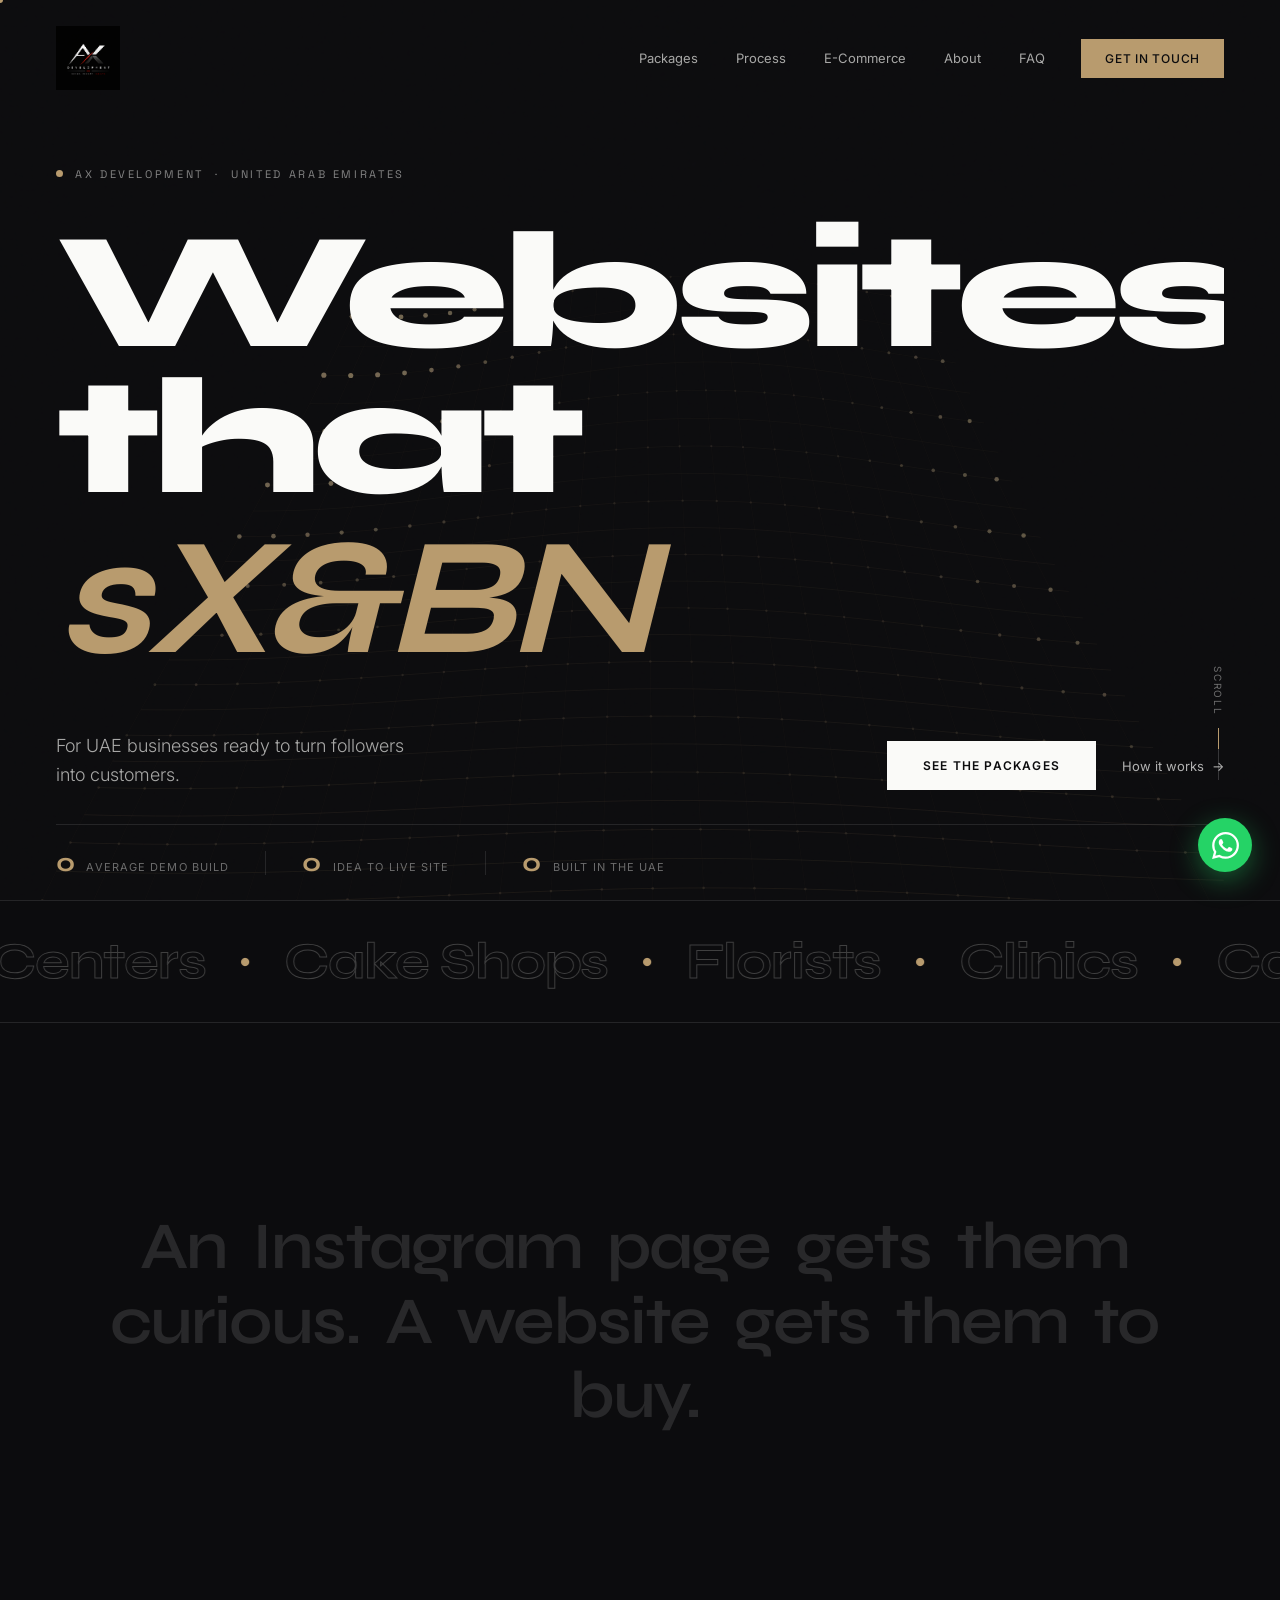
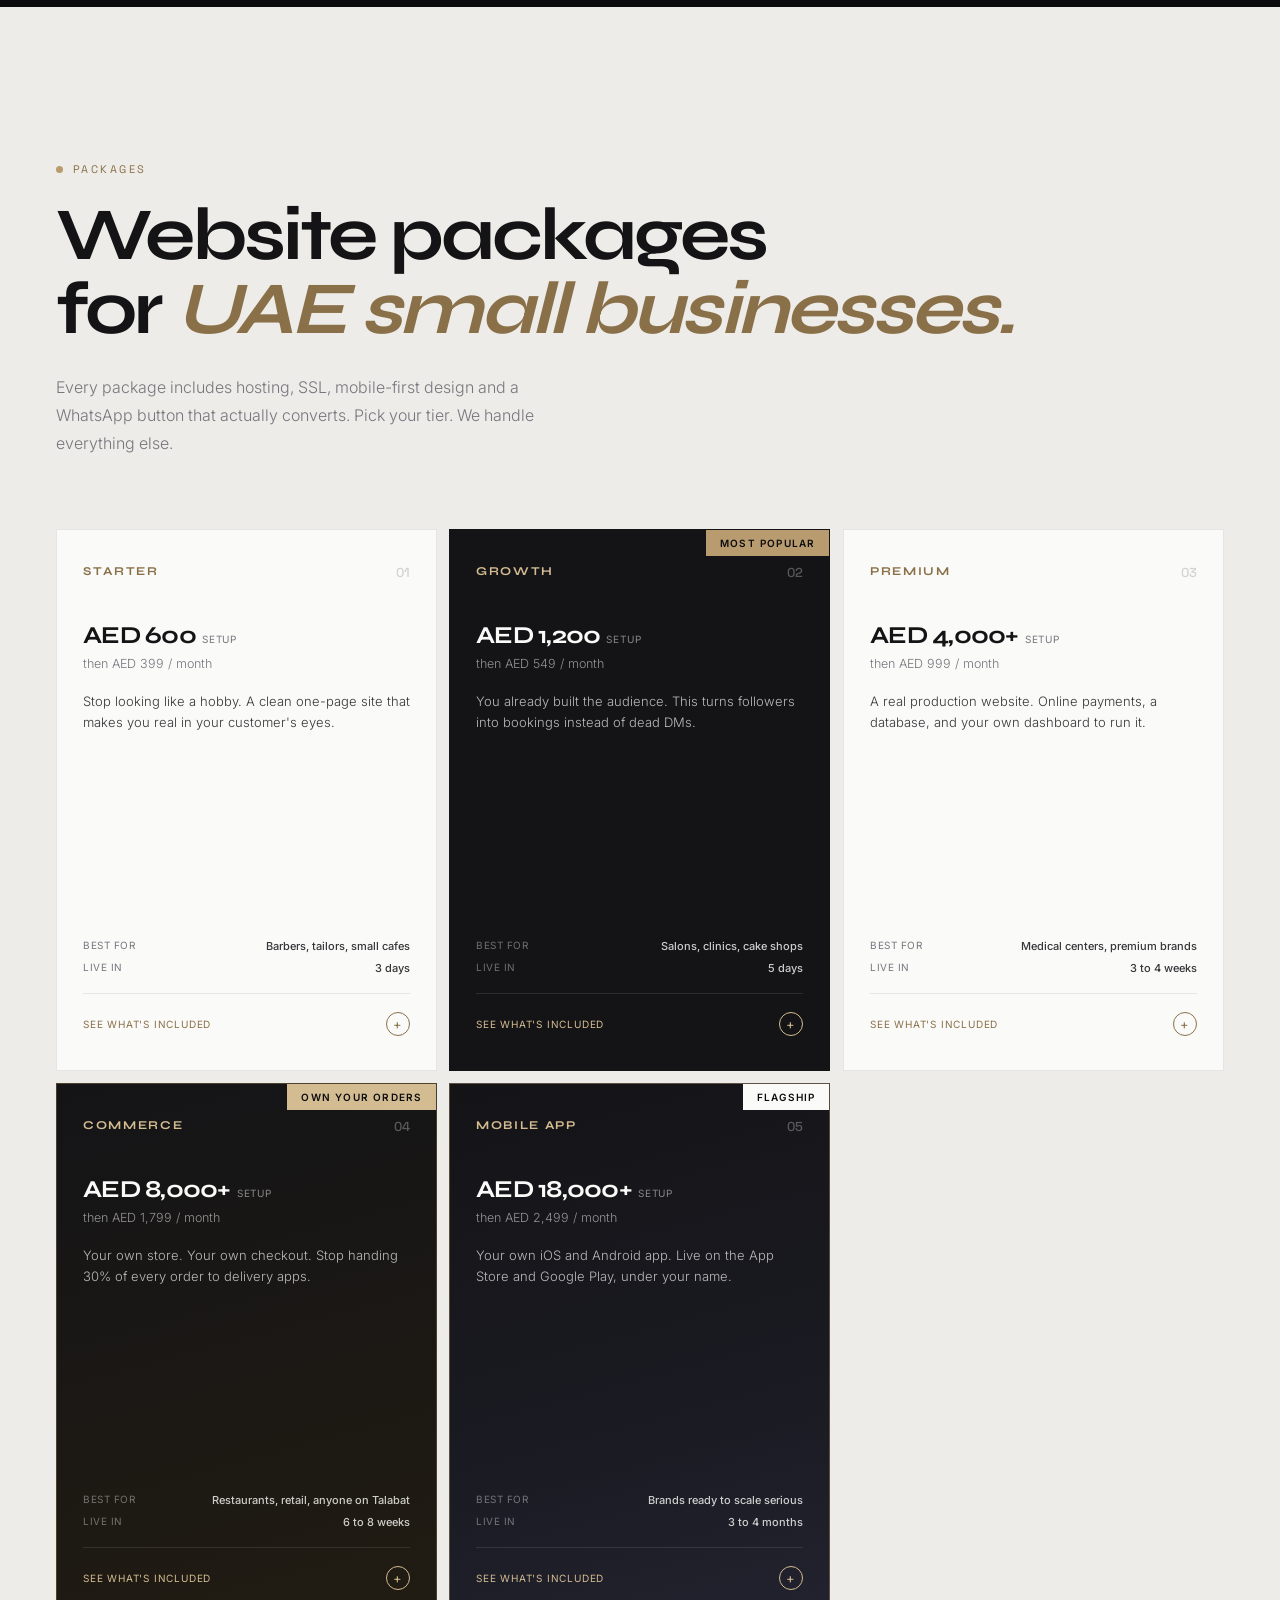
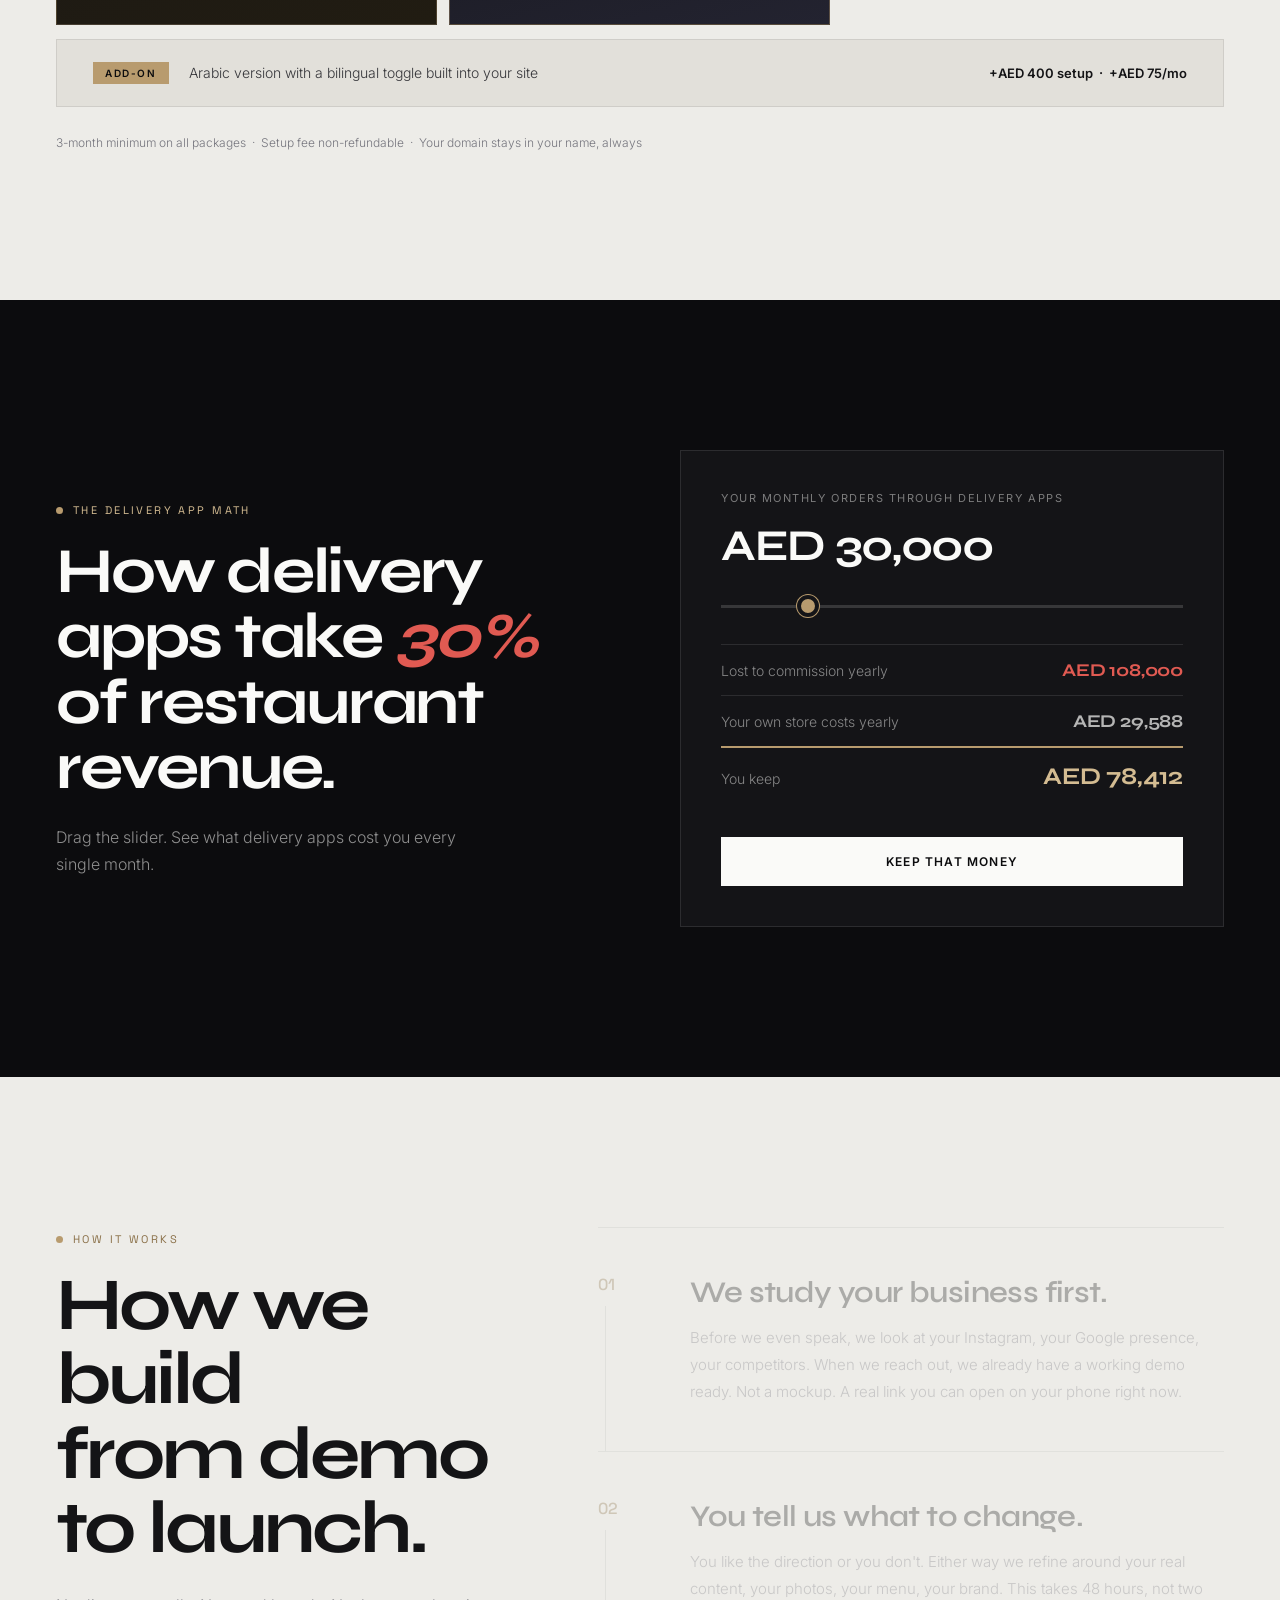
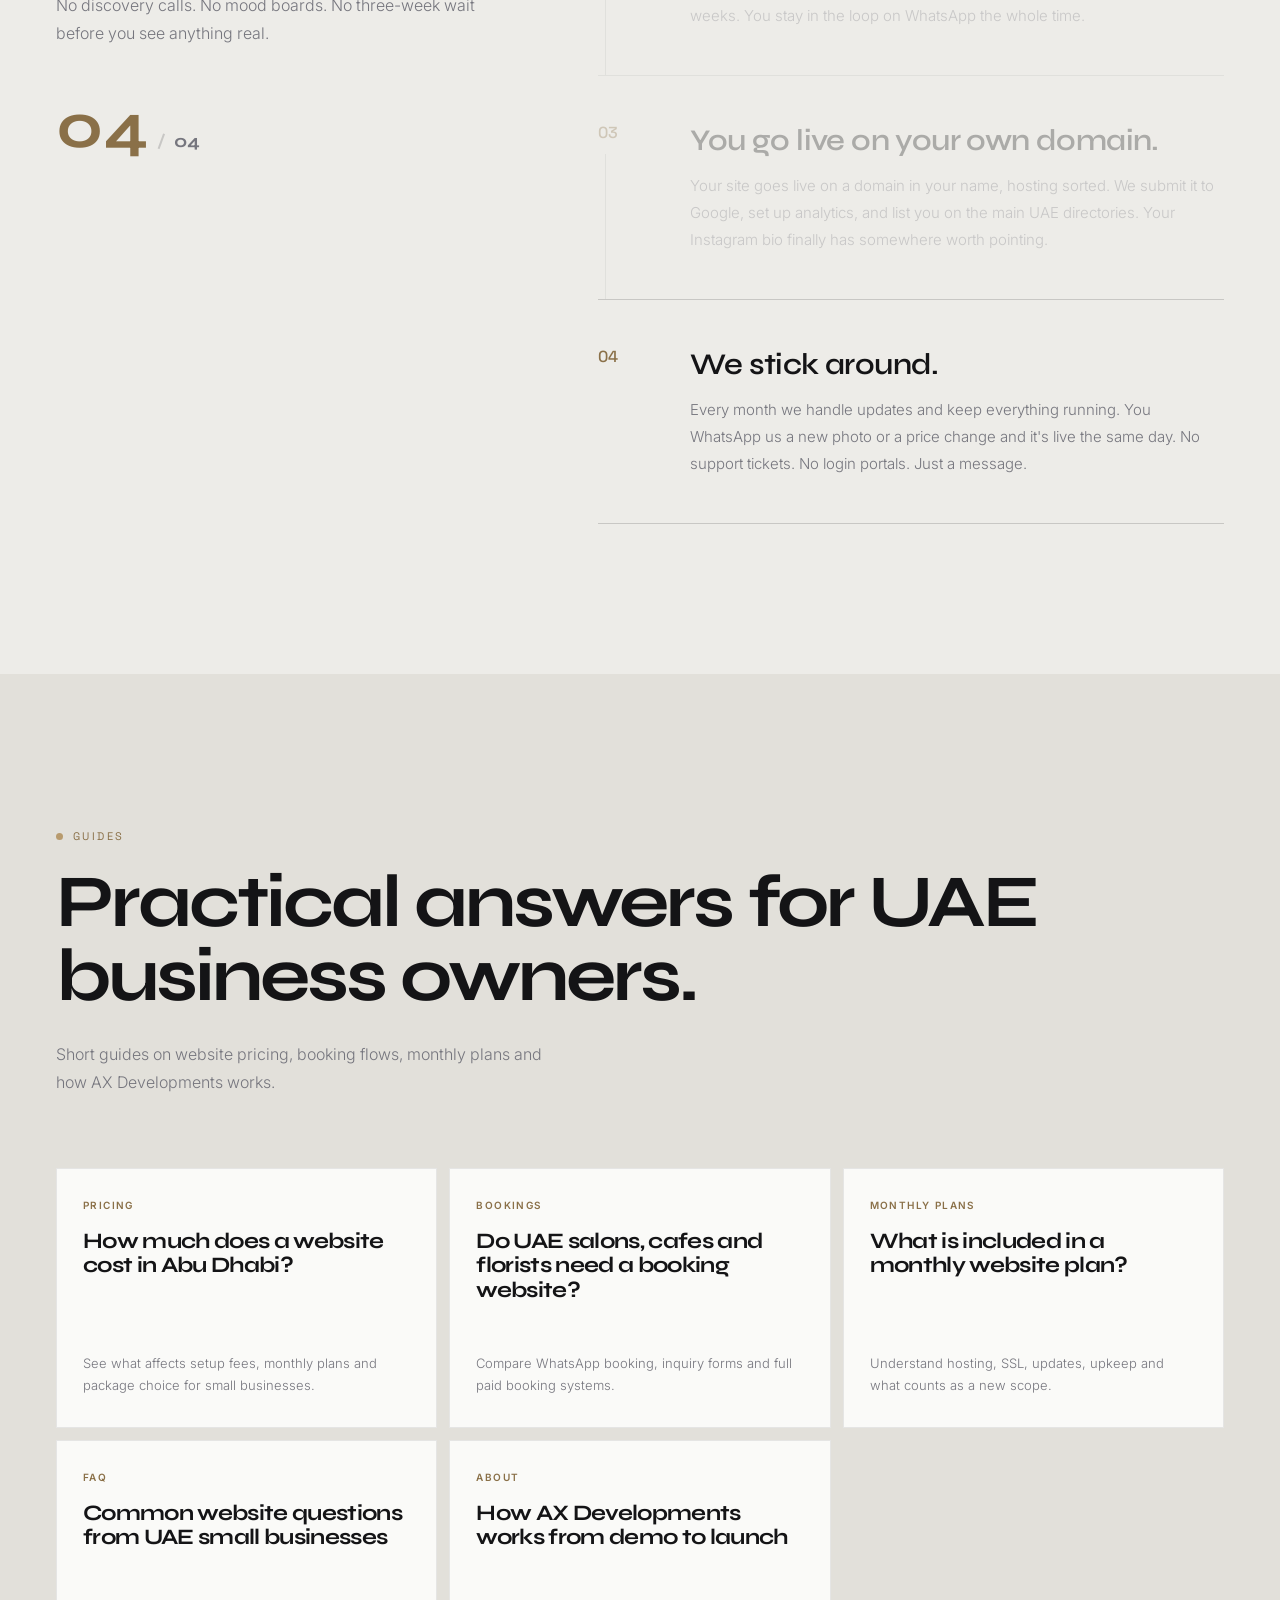
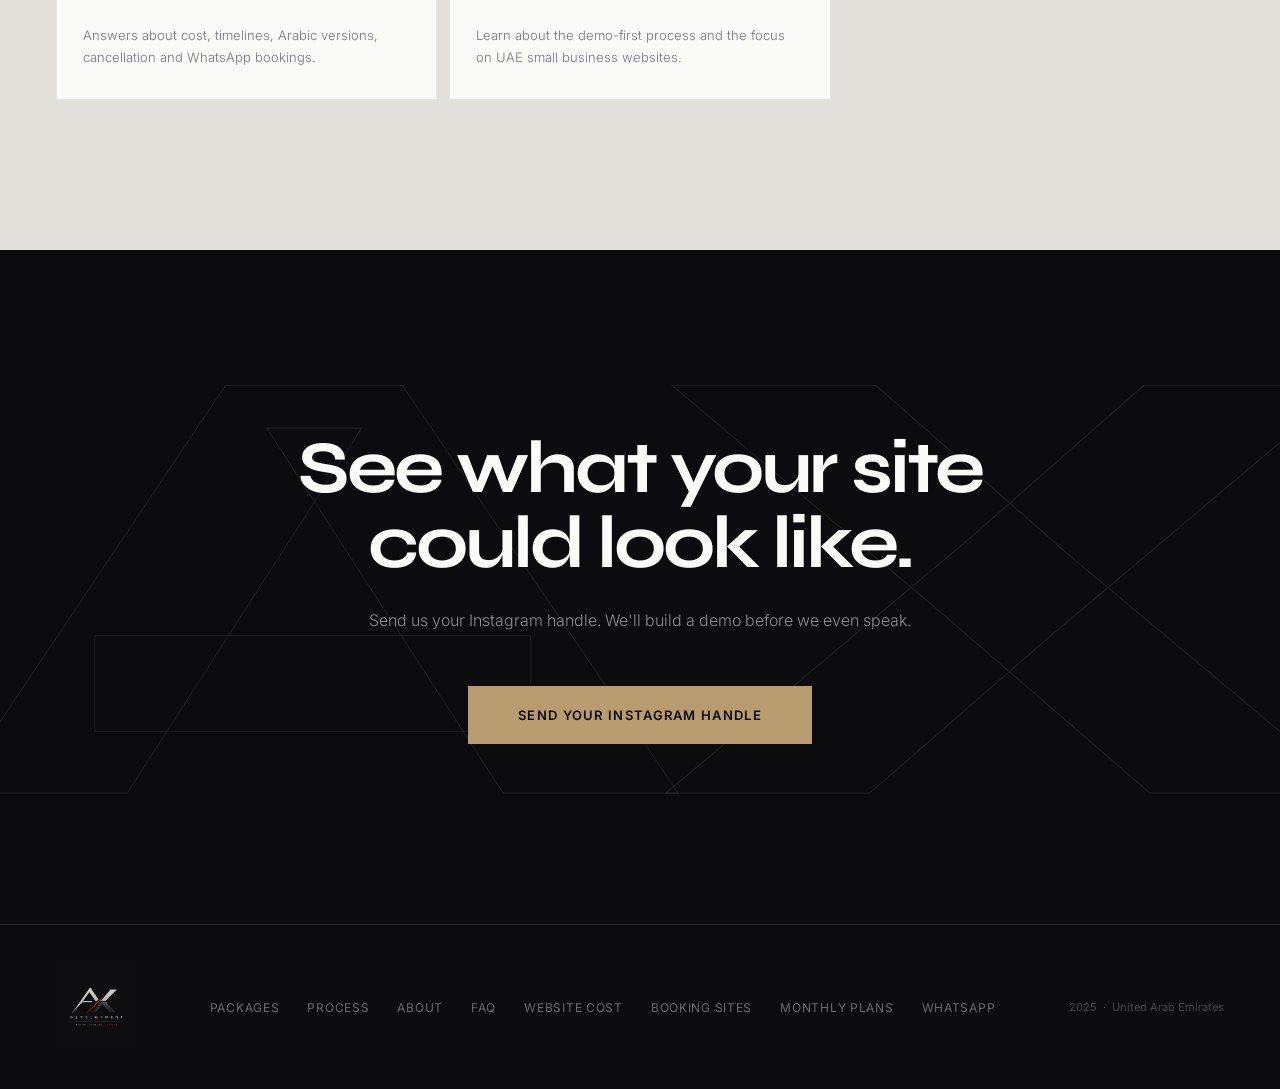
<file: index.html>
<!DOCTYPE html>
<html lang="en">
<head>
<meta charset="UTF-8">
<meta name="viewport" content="width=device-width, initial-scale=1.0">
<title>AX Developments | Website Design for Small Businesses in Abu Dhabi &amp; the UAE</title>
<meta name="description" content="AX Developments builds websites, stores and booking systems for UAE small businesses that turn followers into customers.">
<!-- Replace CONTENT_VALUE below with the code from Google Search Console -->
<meta name="google-site-verification" content="CONTENT_VALUE" />
<link rel="canonical" href="https://www.axdevelopments.ae/">
<meta property="og:title" content="AX Developments | Website Design for Small Businesses in Abu Dhabi &amp; the UAE">
<meta property="og:description" content="Websites, stores and booking systems for UAE businesses ready to turn followers into customers.">
<meta property="og:image" content="https://www.axdevelopments.ae/AX_Logo.png">
<meta property="og:url" content="https://www.axdevelopments.ae/">
<meta property="og:type" content="website">
<link rel="preconnect" href="https://fonts.googleapis.com">
<link rel="preconnect" href="https://fonts.gstatic.com" crossorigin>
<link href="https://fonts.googleapis.com/css2?family=Syne:wght@400;500;600;700;800&family=Inter:wght@300;400;500;600&family=Space+Grotesk:wght@300;400;500&display=swap" rel="stylesheet">
<link rel="stylesheet" href="style.css">
<script type="application/ld+json">
{
  "@context": "https://schema.org",
  "@type": "Organization",
  "@id": "https://www.axdevelopments.ae/#organization",
  "name": "AX Developments",
  "url": "https://www.axdevelopments.ae/",
  "logo": "https://www.axdevelopments.ae/AX_Logo.png",
  "description": "AX Developments builds websites, online stores, booking systems and mobile apps for UAE small businesses.",
  "email": "infoaxdevelopment@gmail.com",
  "founder": {
    "@type": "Person",
    "name": "Ahmed Abdelmonem",
    "email": "ahmedashraf1796@gmail.com"
  },
  "contactPoint": {
    "@type": "ContactPoint",
    "telephone": "+971547502923",
    "email": "infoaxdevelopment@gmail.com",
    "contactType": "sales",
    "areaServed": "AE",
    "availableLanguage": ["English", "Arabic"]
  }
}
</script>
<script type="application/ld+json">
{
  "@context": "https://schema.org",
  "@type": "LocalBusiness",
  "@id": "https://www.axdevelopments.ae/#localbusiness",
  "name": "AX Developments",
  "url": "https://www.axdevelopments.ae/",
  "image": "https://www.axdevelopments.ae/AX_Logo.png",
  "description": "UAE web design agency for small businesses that need websites, booking flows, online stores and mobile apps.",
  "telephone": "+971547502923",
  "email": "infoaxdevelopment@gmail.com",
  "address": {
    "@type": "PostalAddress",
    "addressLocality": "Abu Dhabi",
    "addressCountry": "AE"
  },
  "areaServed": ["Abu Dhabi", "United Arab Emirates"],
  "priceRange": "AED 600 setup to AED 18,000+ setup; AED 399 to AED 2,499 per month"
}
</script>
<script type="application/ld+json">
{
  "@context": "https://schema.org",
  "@type": "Service",
  "@id": "https://www.axdevelopments.ae/#website-design-service",
  "name": "Website design and development for UAE small businesses",
  "serviceType": "Website design and development",
  "provider": {
    "@id": "https://www.axdevelopments.ae/#organization"
  },
  "areaServed": ["Abu Dhabi", "United Arab Emirates"],
  "description": "Website design, booking websites, online stores and mobile app development for UAE small businesses, with hosting, SSL, mobile-first design and monthly upkeep.",
  "offers": [
    {
      "@type": "Offer",
      "name": "Starter website package",
      "price": "600",
      "priceCurrency": "AED",
      "description": "Starter websites start at AED 600 setup, then AED 399 per month."
    },
    {
      "@type": "Offer",
      "name": "Growth website package",
      "price": "1200",
      "priceCurrency": "AED",
      "description": "Growth websites start at AED 1,200 setup, then AED 549 per month."
    },
    {
      "@type": "Offer",
      "name": "Premium website package",
      "price": "4000",
      "priceCurrency": "AED",
      "description": "Premium booking and database websites start at AED 4,000+ setup, then AED 999 per month."
    },
    {
      "@type": "Offer",
      "name": "Commerce website package",
      "price": "8000",
      "priceCurrency": "AED",
      "description": "Commerce stores start at AED 8,000+ setup, then AED 1,799 per month."
    },
    {
      "@type": "Offer",
      "name": "Mobile app package",
      "price": "18000",
      "priceCurrency": "AED",
      "description": "Mobile apps start at AED 18,000+ setup, then AED 2,499 per month."
    }
  ]
}
</script>
<!-- Add Review or AggregateRating schema here only after real AX Developments client testimonials with names/businesses are available. -->
</head>
<body>

<div class="cursor-dot" id="cursorDot"></div>
<div class="cursor-ring" id="cursorRing"></div>
<div class="scroll-progress"><div class="scroll-progress-fill" id="scrollProgress"></div></div>

<div class="page-loader" id="loader">
  <div class="loader-inner">
    <div class="loader-logo"><img src="AX_Logo.png" alt="AX Developments logo" class="loader-logo-img"></div>
    <div class="loader-bar"><div class="loader-fill" id="loaderFill"></div></div>
    <div class="loader-pct" id="loaderPct">0%</div>
  </div>
</div>

<nav id="navbar">
  <a href="#home" class="nav-brand-link"><img src="AX_Logo.png" alt="AX Developments logo" class="nav-logo"></a>
  <div class="nav-right">
    <a href="#packages" class="nav-link" data-cursor="hover">Packages</a>
    <a href="#process" class="nav-link" data-cursor="hover">Process</a>
    <a href="#commerce" class="nav-link" data-cursor="hover">E-Commerce</a>
    <a href="about.html" class="nav-link" data-cursor="hover">About</a>
    <a href="faq.html" class="nav-link" data-cursor="hover">FAQ</a>
    <a href="https://wa.me/971547502923" class="nav-cta magnetic" target="_blank" rel="noopener" data-cursor="hover">Get in touch</a>
  </div>
  <button class="hamburger" id="hamburger" aria-label="Menu"><span></span><span></span></button>
</nav>

<div class="mobile-menu" id="mobileMenu">
  <div class="mob-header">
    <img src="AX_Logo.png" alt="AX Developments logo" class="mob-logo">
    <button class="mob-close" id="mobClose">&#x2715;</button>
  </div>
  <a href="#packages" class="mob-link">Packages</a>
  <a href="#process" class="mob-link">Process</a>
  <a href="#commerce" class="mob-link">E-Commerce</a>
  <a href="about.html" class="mob-link">About</a>
  <a href="faq.html" class="mob-link">FAQ</a>
  <a href="https://wa.me/971547502923" class="mob-link mob-cta" target="_blank">Get in touch</a>
</div>

<section class="hero" id="home">
  <div class="hero-canvas-wrap"><canvas id="heroCanvas"></canvas></div>
  <div class="hero-grain"></div>
  <div class="hero-content">
    <div class="hero-eyebrow" data-anim="fade"><span class="eyebrow-dot"></span>AX Development &nbsp;&middot;&nbsp; United Arab Emirates</div>
    <h1 class="hero-h1">
      <span class="h1-line"><span class="h1-inner">Websites that</span></span>
      <span class="h1-line"><span class="h1-inner accent" id="scramble">sell.</span></span>
    </h1>
    <div class="hero-bottom">
      <p class="hero-sub" data-anim="fade">For UAE businesses ready to turn followers into customers.</p>
      <div class="hero-actions" data-anim="fade">
        <a href="#packages" class="btn-primary magnetic" data-cursor="hover"><span>See the packages</span></a>
        <a href="#process" class="btn-text" data-cursor="hover">How it works <span class="arrow">&rarr;</span></a>
      </div>
    </div>
  </div>
  <div class="hero-stats" data-anim="fade">
    <div class="hstat"><span class="hstat-num" data-count="90" data-suffix="min">0</span><span class="hstat-label">Average demo build</span></div>
    <div class="hstat-div"></div>
    <div class="hstat"><span class="hstat-num" data-count="48" data-suffix="hrs">0</span><span class="hstat-label">Idea to live site</span></div>
    <div class="hstat-div"></div>
    <div class="hstat"><span class="hstat-num" data-count="100" data-suffix="%">0</span><span class="hstat-label">Built in the UAE</span></div>
  </div>
  <div class="hero-scroll" data-anim="fade"><span>Scroll</span><div class="scroll-track"><div class="scroll-thumb"></div></div></div>
</section>

<section class="marquee-section">
  <div class="marquee-row">
    <div class="marquee-track" id="marqueeTrack">
      <span>Cafes</span><i>&#9679;</i><span>Salons</span><i>&#9679;</i><span>Medical Centers</span><i>&#9679;</i><span>Cake Shops</span><i>&#9679;</i><span>Florists</span><i>&#9679;</i><span>Clinics</span><i>&#9679;</i><span>Car Detailing</span><i>&#9679;</i><span>Pet Grooming</span><i>&#9679;</i><span>Barbershops</span><i>&#9679;</i><span>Restaurants</span><i>&#9679;</i>
      <span>Cafes</span><i>&#9679;</i><span>Salons</span><i>&#9679;</i><span>Medical Centers</span><i>&#9679;</i><span>Cake Shops</span><i>&#9679;</i><span>Florists</span><i>&#9679;</i><span>Clinics</span><i>&#9679;</i><span>Car Detailing</span><i>&#9679;</i><span>Pet Grooming</span><i>&#9679;</i><span>Barbershops</span><i>&#9679;</i><span>Restaurants</span><i>&#9679;</i>
    </div>
  </div>
</section>

<section class="stmt-section" id="statement">
  <p class="stmt-text">
    <span class="stmt-word">An</span> <span class="stmt-word">Instagram</span> <span class="stmt-word">page</span> <span class="stmt-word">gets</span> <span class="stmt-word">them</span> <span class="stmt-word">curious.</span>
    <span class="stmt-word stmt-accent">A</span> <span class="stmt-word stmt-accent">website</span> <span class="stmt-word stmt-accent">gets</span> <span class="stmt-word stmt-accent">them</span> <span class="stmt-word stmt-accent">to</span> <span class="stmt-word stmt-accent">buy.</span>
  </p>
</section>

<section class="packages-section" id="packages">
  <div class="section-header">
    <div class="eyebrow reveal"><span class="eyebrow-dot"></span>Packages</div>
    <h2 class="section-title reveal delay-1">Website packages<br>for <span class="title-accent">UAE small businesses.</span></h2>
    <p class="section-sub reveal delay-2">Every package includes hosting, SSL, mobile-first design and a WhatsApp button that actually converts. Pick your tier. We handle everything else.</p>
  </div>

  <div class="cards-grid">

    <article class="pkg-card tilt reveal delay-1" id="card-starter" onclick="toggleCard('starter')" data-cursor="hover">
      <div class="card-glow"></div>
      <div class="card-front">
        <div class="card-top"><div class="card-tier">Starter</div><div class="card-index">01</div></div>
        <div class="card-price"><span class="price-setup" data-count="600">AED 600</span><span class="price-sep">setup</span></div>
        <div class="card-monthly">then AED 399 / month</div>
        <div class="card-tagline">Stop looking like a hobby. A clean one-page site that makes you real in your customer's eyes.</div>
        <div class="card-meta"><div class="meta-row"><span>Best for</span><span>Barbers, tailors, small cafes</span></div><div class="meta-row"><span>Live in</span><span>3 days</span></div></div>
        <div class="card-cta-hint"><span>See what's included</span><span class="hint-icon">+</span></div>
      </div>
      <div class="card-back" id="back-starter">
        <div class="card-top"><div class="card-tier">Starter</div><button class="card-close" onclick="event.stopPropagation(); toggleCard('starter')">&#x2715;</button></div>
        <ul class="features-list">
          <li>Single page, mobile-first design</li>
          <li>Hero section with your brand and photos</li>
          <li>Services or menu section</li>
          <li>Gallery pulled from your best content</li>
          <li>WhatsApp order button, one tap to chat</li>
          <li>Google Maps embed and opening hours</li>
          <li>Hosting and SSL included, zero tech for you</li>
          <li>Monthly upkeep: text, photos, prices, hours</li>
        </ul>
        <div class="sales-note">Customers trust a business with a real website 2x faster than an Instagram page alone. This is the cheapest trust you will ever buy.</div>
        <div class="not-included"><span>Not included</span>New sections, new pages, layout changes, redesigns</div>
        <div class="card-btns">
          <a href="demos/starter.html" class="card-demo-btn" target="_blank" rel="noopener" onclick="event.stopPropagation()">View live demo</a>
          <a href="https://wa.me/971547502923?text=Hi AX, I'm interested in the Starter package." class="card-wa-btn" target="_blank" rel="noopener" onclick="event.stopPropagation()">Start with Starter</a>
        </div>
      </div>
    </article>

    <article class="pkg-card featured tilt reveal delay-2" id="card-growth" onclick="toggleCard('growth')" data-cursor="hover">
      <div class="card-glow"></div>
      <div class="card-badge">Most popular</div>
      <div class="card-front">
        <div class="card-top"><div class="card-tier">Growth</div><div class="card-index">02</div></div>
        <div class="card-price"><span class="price-setup" data-count="1200">AED 1,200</span><span class="price-sep">setup</span></div>
        <div class="card-monthly">then AED 549 / month</div>
        <div class="card-tagline">You already built the audience. This turns followers into bookings instead of dead DMs.</div>
        <div class="card-meta"><div class="meta-row"><span>Best for</span><span>Salons, clinics, cake shops</span></div><div class="meta-row"><span>Live in</span><span>5 days</span></div></div>
        <div class="card-cta-hint"><span>See what's included</span><span class="hint-icon">+</span></div>
      </div>
      <div class="card-back" id="back-growth">
        <div class="card-top"><div class="card-tier">Growth</div><button class="card-close" onclick="event.stopPropagation(); toggleCard('growth')">&#x2715;</button></div>
        <ul class="features-list">
          <li>3 to 5 pages, fully custom design</li>
          <li>Everything in Starter</li>
          <li>Reviews section with your real Google reviews</li>
          <li>Quote or inquiry form straight to your WhatsApp</li>
          <li>Basic SEO so you show up when people search</li>
          <li>Google Search Console and analytics setup</li>
          <li>Directory listings: Google Business, 2GIS, Yango</li>
          <li>Monthly upkeep: gallery, forms, banners, copy</li>
          <li>Arabic version available as add-on</li>
        </ul>
        <div class="sales-note">A salon getting 30 DMs a day loses half to slow replies. A booking form works at 3am. This pays for itself with two extra clients a month.</div>
        <div class="not-included"><span>Not included</span>New pages, structural layout changes, new interactive features</div>
        <div class="card-btns">
          <a href="demos/growth.html" class="card-demo-btn" target="_blank" rel="noopener" onclick="event.stopPropagation()">View live demo</a>
          <a href="https://wa.me/971547502923?text=Hi AX, I'm interested in the Growth package." class="card-wa-btn" target="_blank" rel="noopener" onclick="event.stopPropagation()">Go with Growth</a>
        </div>
      </div>
    </article>

    <article class="pkg-card tilt reveal delay-3" id="card-premium" onclick="toggleCard('premium')" data-cursor="hover">
      <div class="card-glow"></div>
      <div class="card-front">
        <div class="card-top"><div class="card-tier">Premium</div><div class="card-index">03</div></div>
        <div class="card-price"><span class="price-setup" data-count="4000">AED 4,000+</span><span class="price-sep">setup</span></div>
        <div class="card-monthly">then AED 999 / month</div>
        <div class="card-tagline">A real production website. Online payments, a database, and your own dashboard to run it.</div>
        <div class="card-meta"><div class="meta-row"><span>Best for</span><span>Medical centers, premium brands</span></div><div class="meta-row"><span>Live in</span><span>3 to 4 weeks</span></div></div>
        <div class="card-cta-hint"><span>See what's included</span><span class="hint-icon">+</span></div>
      </div>
      <div class="card-back" id="back-premium">
        <div class="card-top"><div class="card-tier">Premium</div><button class="card-close" onclick="event.stopPropagation(); toggleCard('premium')">&#x2715;</button></div>
        <ul class="features-list">
          <li>Everything in Growth</li>
          <li>Full production website with backend and database</li>
          <li>Online booking with real card payments, no WhatsApp back and forth</li>
          <li>Custom interactive feature: configurator, booking flow, treatment browser</li>
          <li>Basic admin dashboard: view, cancel and add bookings yourself</li>
          <li>Multi-page with animations and motion design</li>
          <li>Hosted on a real server we manage and keep online</li>
          <li>Priority same-day support</li>
          <li>One new section per month if content provided</li>
        </ul>
        <div class="sales-note">When patients book and pay online in two taps, no-shows drop and your front desk stops chasing messages. The dashboard means you see every booking and manage it yourself, no calling us. This is a real system, not a brochure.</div>
        <div class="not-included"><span>Not included</span>Advanced analytics dashboard (that's Commerce), full redesigns, features beyond agreed scope</div>
        <div class="card-btns">
          <a href="demos/premium.html" class="card-demo-btn" target="_blank" rel="noopener" onclick="event.stopPropagation()">View live demo</a>
          <a href="https://wa.me/971547502923?text=Hi AX, I'm interested in the Premium package." class="card-wa-btn" target="_blank" rel="noopener" onclick="event.stopPropagation()">Discuss Premium</a>
        </div>
      </div>
    </article>

    <article class="pkg-card commerce tilt reveal delay-4" id="card-commerce" onclick="toggleCard('commerce')" data-cursor="hover">
      <div class="card-glow"></div>
      <div class="card-badge badge-gold">Own your orders</div>
      <div class="card-front">
        <div class="card-top"><div class="card-tier">Commerce</div><div class="card-index">04</div></div>
        <div class="card-price"><span class="price-setup" data-count="8000">AED 8,000+</span><span class="price-sep">setup</span></div>
        <div class="card-monthly">then AED 1,799 / month</div>
        <div class="card-tagline">Your own store. Your own checkout. Stop handing 30% of every order to delivery apps.</div>
        <div class="card-meta"><div class="meta-row"><span>Best for</span><span>Restaurants, retail, anyone on Talabat</span></div><div class="meta-row"><span>Live in</span><span>6 to 8 weeks</span></div></div>
        <div class="card-cta-hint"><span>See what's included</span><span class="hint-icon">+</span></div>
      </div>
      <div class="card-back" id="back-commerce">
        <div class="card-top"><div class="card-tier">Commerce</div><button class="card-close" onclick="event.stopPropagation(); toggleCard('commerce')">&#x2715;</button></div>
        <ul class="features-list">
          <li>Full e-commerce store with online payments</li>
          <li>Product catalog with categories and search</li>
          <li>Cart and checkout built for UAE customers</li>
          <li>Card payments, Apple Pay, cash on delivery</li>
          <li>Full admin dashboard with sales analytics and reports</li>
          <li>See revenue, top products and busy hours at a glance</li>
          <li>Manage orders, stock and customers in one place</li>
          <li>Customer accounts and order history</li>
          <li>Delivery zones and fees you control</li>
          <li>Everything in Premium included</li>
        </ul>
        <div class="sales-note">Talabat takes 25 to 35% of every order, forever. Do AED 30,000 a month through them and you lose around AED 9,000 every month. Your own store at AED 1,799 pays for itself in the first week, the analytics show you exactly what sells, and every customer becomes yours, not theirs.</div>
        <div class="not-included"><span>Not included</span>Product photography, delivery fleet, payment gateway fees</div>
        <div class="card-btns">
          <a href="demos/commerce.html" class="card-demo-btn" target="_blank" rel="noopener" onclick="event.stopPropagation()">View live demo</a>
          <a href="https://wa.me/971547502923?text=Hi AX, I'm interested in the Commerce package." class="card-wa-btn" target="_blank" rel="noopener" onclick="event.stopPropagation()">Build my store</a>
        </div>
      </div>
    </article>

    <article class="pkg-card app tilt reveal delay-4" id="card-app" onclick="toggleCard('app')" data-cursor="hover">
      <div class="card-glow"></div>
      <div class="card-badge badge-app">Flagship</div>
      <div class="card-front">
        <div class="card-top"><div class="card-tier">Mobile App</div><div class="card-index">05</div></div>
        <div class="card-price"><span class="price-setup" data-count="18000">AED 18,000+</span><span class="price-sep">setup</span></div>
        <div class="card-monthly">then AED 2,499 / month</div>
        <div class="card-tagline">Your own iOS and Android app. Live on the App Store and Google Play, under your name.</div>
        <div class="card-meta"><div class="meta-row"><span>Best for</span><span>Brands ready to scale serious</span></div><div class="meta-row"><span>Live in</span><span>3 to 4 months</span></div></div>
        <div class="card-cta-hint"><span>See what's included</span><span class="hint-icon">+</span></div>
      </div>
      <div class="card-back" id="back-app">
        <div class="card-top"><div class="card-tier">Mobile App</div><button class="card-close" onclick="event.stopPropagation(); toggleCard('app')">&#x2715;</button></div>
        <ul class="features-list">
          <li>Native iOS and Android app, one codebase</li>
          <li>Published to App Store and Google Play under your brand</li>
          <li>Push notifications to bring customers back</li>
          <li>Loyalty points and rewards built in</li>
          <li>In-app ordering or booking</li>
          <li>Customer accounts and order history</li>
          <li>Full admin dashboard with analytics, same power as Commerce</li>
          <li>Everything in Commerce included</li>
          <li>Ongoing updates and store compliance handled</li>
        </ul>
        <div class="sales-note">An app sits on your customer's home screen, not buried in a browser. Push notifications bring them back for free, no ad spend. Market rate for this build is AED 35,000 to 60,000. We do it for a fraction because we keep it lean.</div>
        <div class="not-included"><span>Not included</span>Apple and Google developer account fees (yours, ~AED 400/yr)</div>
        <div class="card-btns">
          <a href="https://wa.me/971547502923?text=Hi AX, I'm interested in a mobile app for my business." class="card-wa-btn full" target="_blank" rel="noopener" onclick="event.stopPropagation()">Talk about my app</a>
        </div>
      </div>
    </article>

  </div>

  <div class="addon-strip reveal">
    <span class="addon-label">Add-on</span>
    <span class="addon-text">Arabic version with a bilingual toggle built into your site</span>
    <span class="addon-price">+AED 400 setup &nbsp;&middot;&nbsp; +AED 75/mo</span>
  </div>
  <div class="commitment-note reveal">3-month minimum on all packages &nbsp;&middot;&nbsp; Setup fee non-refundable &nbsp;&middot;&nbsp; Your domain stays in your name, always</div>
</section>

<section class="commerce-banner" id="commerce">
  <div class="cb-inner">
    <div class="cb-left reveal">
      <div class="eyebrow"><span class="eyebrow-dot"></span>The delivery app math</div>
      <h2 class="cb-title">How delivery apps take <span class="cb-cut">30%</span><br>of restaurant revenue.</h2>
      <p class="cb-sub">Drag the slider. See what delivery apps cost you every single month.</p>
    </div>
    <div class="cb-right reveal delay-2">
      <div class="calc-box">
        <label class="calc-label">Your monthly orders through delivery apps</label>
        <div class="calc-value" id="calcRevenue">AED 30,000</div>
        <input type="range" id="revSlider" min="5000" max="150000" step="5000" value="30000" data-cursor="hover">
        <div class="calc-results">
          <div class="calc-row loss"><span>Lost to commission yearly</span><span id="calcLoss">AED 108,000</span></div>
          <div class="calc-row keep"><span>Your own store costs yearly</span><span id="calcKeep">AED 29,588</span></div>
          <div class="calc-row save"><span>You keep</span><span id="calcSave">AED 78,412</span></div>
        </div>
        <a href="https://wa.me/971547502923?text=Hi AX, I want to stop paying delivery app commissions." class="btn-primary calc-btn magnetic" target="_blank" rel="noopener" data-cursor="hover"><span>Keep that money</span></a>
      </div>
    </div>
  </div>
</section>

<section class="process-section" id="process">
  <div class="process-sticky">
    <div class="eyebrow reveal"><span class="eyebrow-dot"></span>How it works</div>
    <h2 class="section-title reveal delay-1">How we build<br>from demo to launch.</h2>
    <p class="section-sub reveal delay-2">No discovery calls. No mood boards. No three-week wait before you see anything real.</p>
    <div class="process-counter"><span id="stepCurrent">01</span><span class="counter-sep">/</span><span>04</span></div>
  </div>
  <div class="steps-container">
    <div class="step" data-step="01"><div class="step-marker"><span class="step-num">01</span></div><div class="step-body"><h3 class="step-title">We study your business first.</h3><p class="step-desc">Before we even speak, we look at your Instagram, your Google presence, your competitors. When we reach out, we already have a working demo ready. Not a mockup. A real link you can open on your phone right now.</p></div></div>
    <div class="step" data-step="02"><div class="step-marker"><span class="step-num">02</span></div><div class="step-body"><h3 class="step-title">You tell us what to change.</h3><p class="step-desc">You like the direction or you don't. Either way we refine around your real content, your photos, your menu, your brand. This takes 48 hours, not two weeks. You stay in the loop on WhatsApp the whole time.</p></div></div>
    <div class="step" data-step="03"><div class="step-marker"><span class="step-num">03</span></div><div class="step-body"><h3 class="step-title">You go live on your own domain.</h3><p class="step-desc">Your site goes live on a domain in your name, hosting sorted. We submit it to Google, set up analytics, and list you on the main UAE directories. Your Instagram bio finally has somewhere worth pointing.</p></div></div>
    <div class="step" data-step="04"><div class="step-marker"><span class="step-num">04</span></div><div class="step-body"><h3 class="step-title">We stick around.</h3><p class="step-desc">Every month we handle updates and keep everything running. You WhatsApp us a new photo or a price change and it's live the same day. No support tickets. No login portals. Just a message.</p></div></div>
  </div>
</section>

<section class="resource-section" id="resources">
  <div class="section-header">
    <div class="eyebrow reveal"><span class="eyebrow-dot"></span>Guides</div>
    <h2 class="section-title reveal delay-1">Practical answers for UAE business owners.</h2>
    <p class="section-sub reveal delay-2">Short guides on website pricing, booking flows, monthly plans and how AX Developments works.</p>
  </div>
  <div class="resource-card-grid">
    <a href="website-cost-abu-dhabi.html" class="resource-card reveal" data-cursor="hover">
      <span class="resource-card-label">Pricing</span>
      <strong>How much does a website cost in Abu Dhabi?</strong>
      <p>See what affects setup fees, monthly plans and package choice for small businesses.</p>
    </a>
    <a href="booking-website-uae.html" class="resource-card reveal delay-1" data-cursor="hover">
      <span class="resource-card-label">Bookings</span>
      <strong>Do UAE salons, cafes and florists need a booking website?</strong>
      <p>Compare WhatsApp booking, inquiry forms and full paid booking systems.</p>
    </a>
    <a href="monthly-website-plan.html" class="resource-card reveal delay-2" data-cursor="hover">
      <span class="resource-card-label">Monthly plans</span>
      <strong>What is included in a monthly website plan?</strong>
      <p>Understand hosting, SSL, updates, upkeep and what counts as a new scope.</p>
    </a>
    <a href="faq.html" class="resource-card reveal delay-3" data-cursor="hover">
      <span class="resource-card-label">FAQ</span>
      <strong>Common website questions from UAE small businesses</strong>
      <p>Answers about cost, timelines, Arabic versions, cancellation and WhatsApp bookings.</p>
    </a>
    <a href="about.html" class="resource-card reveal delay-4" data-cursor="hover">
      <span class="resource-card-label">About</span>
      <strong>How AX Developments works from demo to launch</strong>
      <p>Learn about the demo-first process and the focus on UAE small business websites.</p>
    </a>
  </div>
</section>

<section class="cta-section">
  <div class="cta-bg-text" aria-hidden="true" id="ctaBg">AX</div>
  <div class="cta-inner reveal">
    <h2 class="cta-title">See what your site<br>could look like.</h2>
    <p class="cta-sub">Send us your Instagram handle. We'll build a demo before we even speak.</p>
    <a href="https://wa.me/971547502923?text=Hi AX! I'd like to see a demo for my business. My Instagram is: @" class="btn-primary btn-large magnetic" target="_blank" rel="noopener" data-cursor="hover"><span>Send your Instagram handle</span></a>
  </div>
</section>

<footer>
  <div class="footer-brand"><img src="AX_Logo.png" alt="AX Developments logo" class="footer-logo-img"></div>
  <div class="footer-links"><a href="#packages" data-cursor="hover">Packages</a><a href="#process" data-cursor="hover">Process</a><a href="about.html" data-cursor="hover">About</a><a href="faq.html" data-cursor="hover">FAQ</a><a href="website-cost-abu-dhabi.html" data-cursor="hover">Website cost</a><a href="booking-website-uae.html" data-cursor="hover">Booking sites</a><a href="monthly-website-plan.html" data-cursor="hover">Monthly plans</a><a href="https://wa.me/971547502923" target="_blank" rel="noopener" data-cursor="hover">WhatsApp</a></div>
  <div class="footer-copy">2025 &nbsp;&middot;&nbsp; United Arab Emirates</div>
</footer>

<a href="https://wa.me/971547502923" class="sticky-wa" target="_blank" rel="noopener" aria-label="WhatsApp">
  <svg viewBox="0 0 24 24" fill="white" xmlns="http://www.w3.org/2000/svg"><path d="M17.472 14.382c-.297-.149-1.758-.867-2.03-.967-.273-.099-.471-.148-.67.15-.197.297-.767.966-.94 1.164-.173.199-.347.223-.644.075-.297-.15-1.255-.463-2.39-1.475-.883-.788-1.48-1.761-1.653-2.059-.173-.297-.018-.458.13-.606.134-.133.298-.347.446-.52.149-.174.198-.298.298-.497.099-.198.05-.371-.025-.52-.075-.149-.669-1.612-.916-2.207-.242-.579-.487-.5-.669-.51-.173-.008-.371-.01-.57-.01-.198 0-.52.074-.792.372-.272.297-1.04 1.016-1.04 2.479 0 1.462 1.065 2.875 1.213 3.074.149.198 2.096 3.2 5.077 4.487.709.306 1.262.489 1.694.625.712.227 1.36.195 1.871.118.571-.085 1.758-.719 2.006-1.413.248-.694.248-1.289.173-1.413-.074-.124-.272-.198-.57-.347m-5.421 7.403h-.004a9.87 9.87 0 01-5.031-1.378l-.361-.214-3.741.982.998-3.648-.235-.374a9.86 9.86 0 01-1.51-5.26c.001-5.45 4.436-9.884 9.888-9.884 2.64 0 5.122 1.03 6.988 2.898a9.825 9.825 0 012.893 6.994c-.003 5.45-4.437 9.884-9.885 9.884m8.413-18.297A11.815 11.815 0 0012.05 0C5.495 0 .16 5.335.157 11.892c0 2.096.547 4.142 1.588 5.945L.057 24l6.305-1.654a11.882 11.882 0 005.683 1.448h.005c6.554 0 11.89-5.335 11.893-11.893a11.821 11.821 0 00-3.48-8.413z"/></svg>
</a>
<script src="main.js" defer></script>
</body>
</html>
</file>
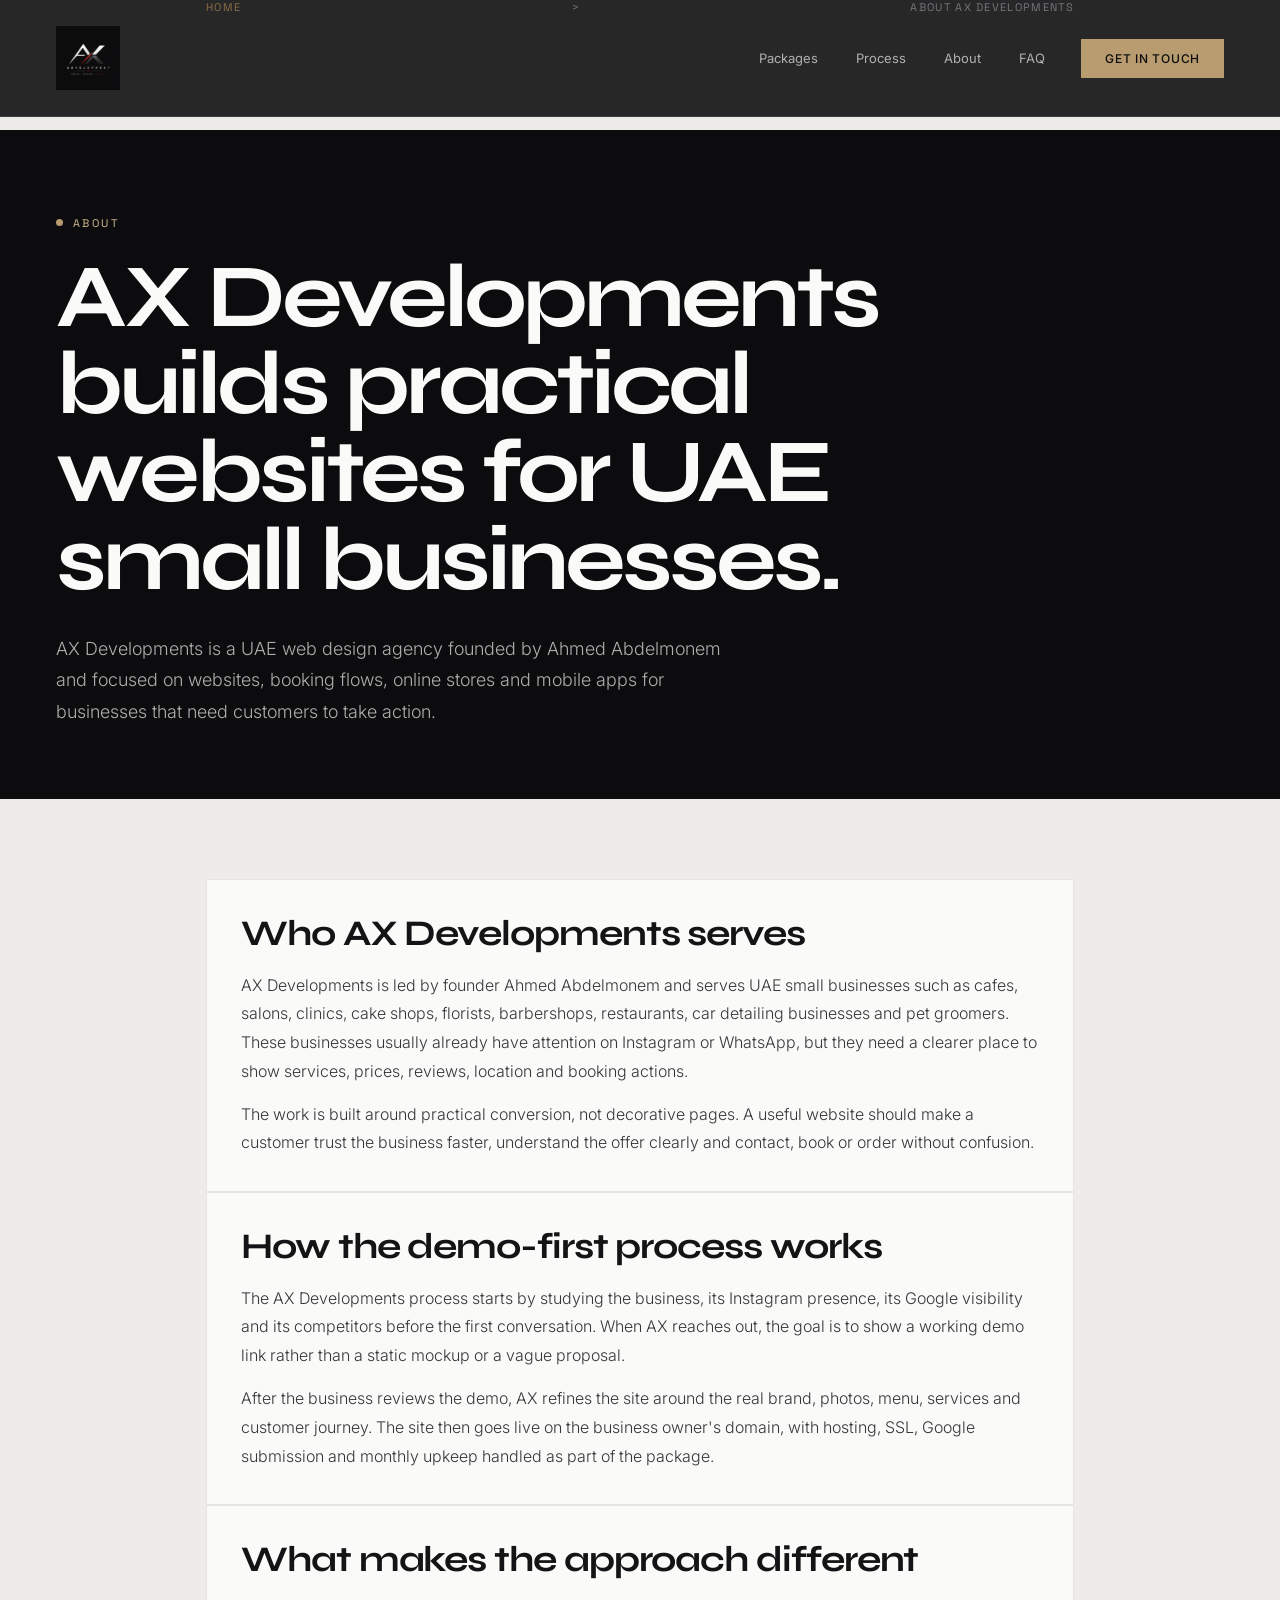
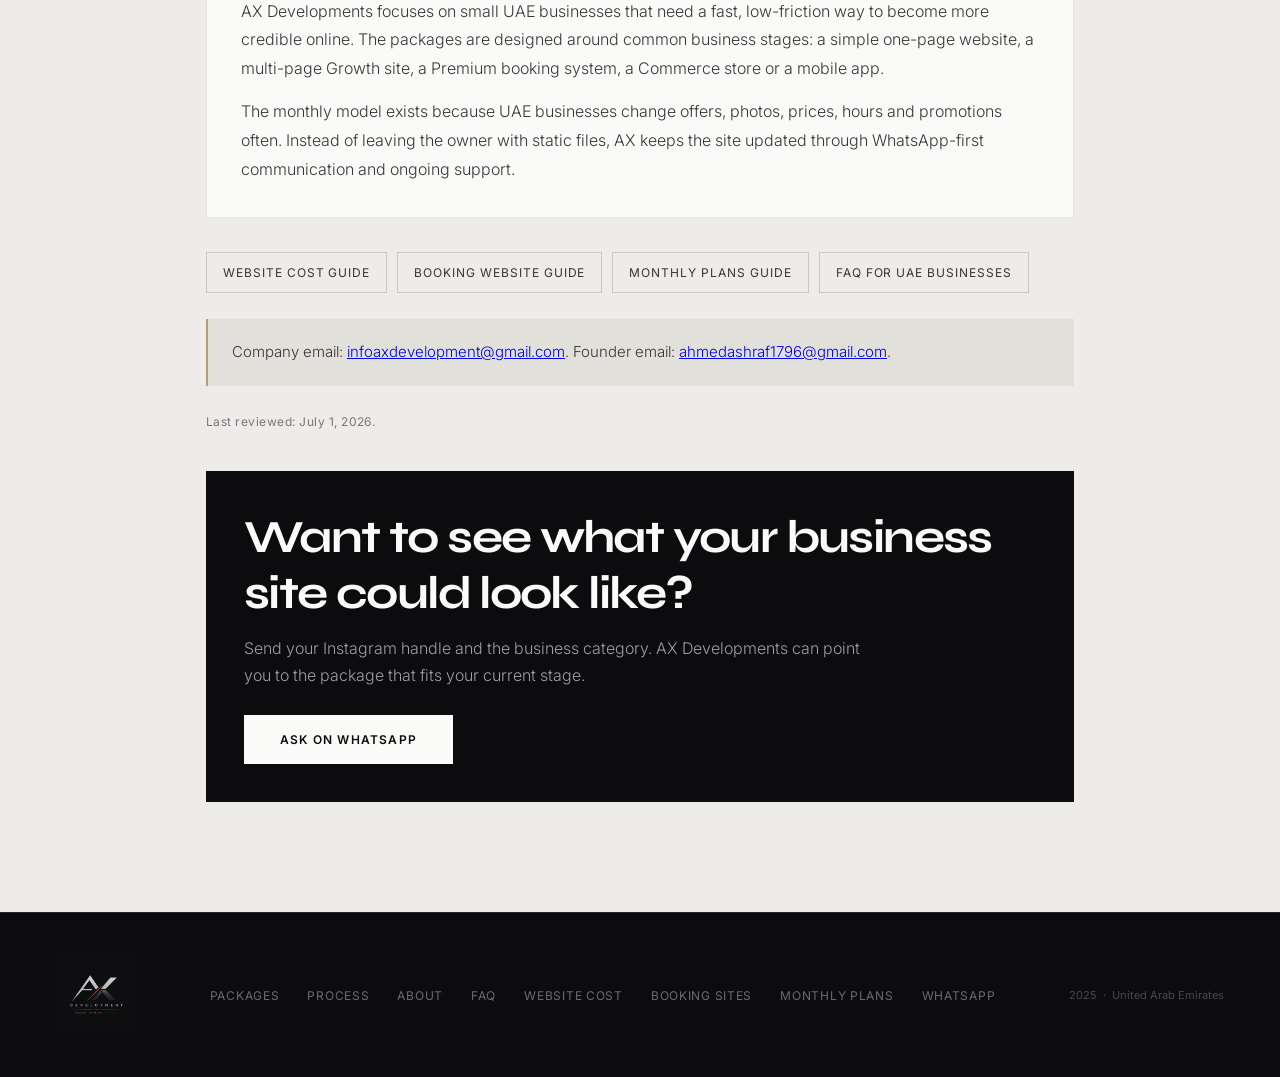
<file: about.html>
<!DOCTYPE html>
<html lang="en">
<head>
<meta charset="UTF-8">
<meta name="viewport" content="width=device-width, initial-scale=1.0">
<title>About AX Developments | UAE Website Design Agency</title>
<meta name="description" content="Learn how Ahmed Abdelmonem and AX Developments build demo-first websites and stores for UAE small businesses.">
<link rel="canonical" href="https://www.axdevelopments.ae/about.html">
<meta property="og:title" content="About AX Developments | UAE Website Design Agency">
<meta property="og:description" content="Ahmed Abdelmonem and AX Developments build demo-first websites, booking flows and stores for UAE small businesses.">
<meta property="og:image" content="https://www.axdevelopments.ae/AX_Logo.png">
<meta property="og:url" content="https://www.axdevelopments.ae/about.html">
<meta property="og:type" content="article">
<link rel="preconnect" href="https://fonts.googleapis.com">
<link rel="preconnect" href="https://fonts.gstatic.com" crossorigin>
<link href="https://fonts.googleapis.com/css2?family=Syne:wght@400;500;600;700;800&family=Inter:wght@300;400;500;600&family=Space+Grotesk:wght@300;400;500&display=swap" rel="stylesheet">
<link rel="stylesheet" href="style.css">
<script type="application/ld+json">
{
  "@context": "https://schema.org",
  "@type": "BreadcrumbList",
  "itemListElement": [
    {
      "@type": "ListItem",
      "position": 1,
      "name": "Home",
      "item": "https://www.axdevelopments.ae/"
    },
    {
      "@type": "ListItem",
      "position": 2,
      "name": "About AX Developments",
      "item": "https://www.axdevelopments.ae/about.html"
    }
  ]
}
</script>
</head>
<body class="content-page">
<nav class="content-nav">
  <a href="index.html" class="nav-brand-link"><img src="AX_Logo.png" alt="AX Developments logo" class="nav-logo"></a>
  <div class="nav-right">
    <a href="index.html#packages" class="nav-link">Packages</a>
    <a href="index.html#process" class="nav-link">Process</a>
    <a href="about.html" class="nav-link">About</a>
    <a href="faq.html" class="nav-link">FAQ</a>
    <a href="https://wa.me/971547502923" class="nav-cta" target="_blank" rel="noopener">Get in touch</a>
  </div>
</nav>
<main class="content-main">
  <nav class="breadcrumb" aria-label="Breadcrumb"><a href="index.html">Home</a><span>&gt;</span><span>About AX Developments</span></nav>
  <section class="content-hero">
    <div class="content-hero-inner">
      <div class="content-kicker">About</div>
      <h1 class="content-title">AX Developments builds practical websites for UAE small businesses.</h1>
      <p class="content-intro">AX Developments is a UAE web design agency founded by Ahmed Abdelmonem and focused on websites, booking flows, online stores and mobile apps for businesses that need customers to take action.</p>
    </div>
  </section>
  <section class="content-wrap">
    <article class="answer-card">
      <h2>Who AX Developments serves</h2>
      <p>AX Developments is led by founder Ahmed Abdelmonem and serves UAE small businesses such as cafes, salons, clinics, cake shops, florists, barbershops, restaurants, car detailing businesses and pet groomers. These businesses usually already have attention on Instagram or WhatsApp, but they need a clearer place to show services, prices, reviews, location and booking actions.</p>
      <p>The work is built around practical conversion, not decorative pages. A useful website should make a customer trust the business faster, understand the offer clearly and contact, book or order without confusion.</p>
    </article>
    <article class="answer-card">
      <h2>How the demo-first process works</h2>
      <p>The AX Developments process starts by studying the business, its Instagram presence, its Google visibility and its competitors before the first conversation. When AX reaches out, the goal is to show a working demo link rather than a static mockup or a vague proposal.</p>
      <p>After the business reviews the demo, AX refines the site around the real brand, photos, menu, services and customer journey. The site then goes live on the business owner's domain, with hosting, SSL, Google submission and monthly upkeep handled as part of the package.</p>
    </article>
    <article class="answer-card">
      <h2>What makes the approach different</h2>
      <p>AX Developments focuses on small UAE businesses that need a fast, low-friction way to become more credible online. The packages are designed around common business stages: a simple one-page website, a multi-page Growth site, a Premium booking system, a Commerce store or a mobile app.</p>
      <p>The monthly model exists because UAE businesses change offers, photos, prices, hours and promotions often. Instead of leaving the owner with static files, AX keeps the site updated through WhatsApp-first communication and ongoing support.</p>
    </article>
    <div class="resource-links">
      <a href="website-cost-abu-dhabi.html">Website cost guide</a>
      <a href="booking-website-uae.html">Booking website guide</a>
      <a href="monthly-website-plan.html">Monthly plans guide</a>
      <a href="faq.html">FAQ for UAE businesses</a>
    </div>
    <div class="content-note">Company email: <a href="mailto:infoaxdevelopment@gmail.com">infoaxdevelopment@gmail.com</a>. Founder email: <a href="mailto:ahmedashraf1796@gmail.com">ahmedashraf1796@gmail.com</a>.</div>
    <div class="last-reviewed">Last reviewed: July 1, 2026.</div>
    <div class="content-cta">
      <h2>Want to see what your business site could look like?</h2>
      <p>Send your Instagram handle and the business category. AX Developments can point you to the package that fits your current stage.</p>
      <a href="https://wa.me/971547502923?text=Hi AX, I want to learn which website package fits my business." class="btn-primary" target="_blank" rel="noopener"><span>Ask on WhatsApp</span></a>
    </div>
  </section>
</main>
<footer>
  <div class="footer-brand"><img src="AX_Logo.png" alt="AX Developments logo" class="footer-logo-img"></div>
  <div class="footer-links"><a href="index.html#packages">Packages</a><a href="index.html#process">Process</a><a href="about.html">About</a><a href="faq.html">FAQ</a><a href="website-cost-abu-dhabi.html">Website cost</a><a href="booking-website-uae.html">Booking sites</a><a href="monthly-website-plan.html">Monthly plans</a><a href="https://wa.me/971547502923" target="_blank" rel="noopener">WhatsApp</a></div>
  <div class="footer-copy">2025 &nbsp;&middot;&nbsp; United Arab Emirates</div>
</footer>
</body>
</html>
</file>
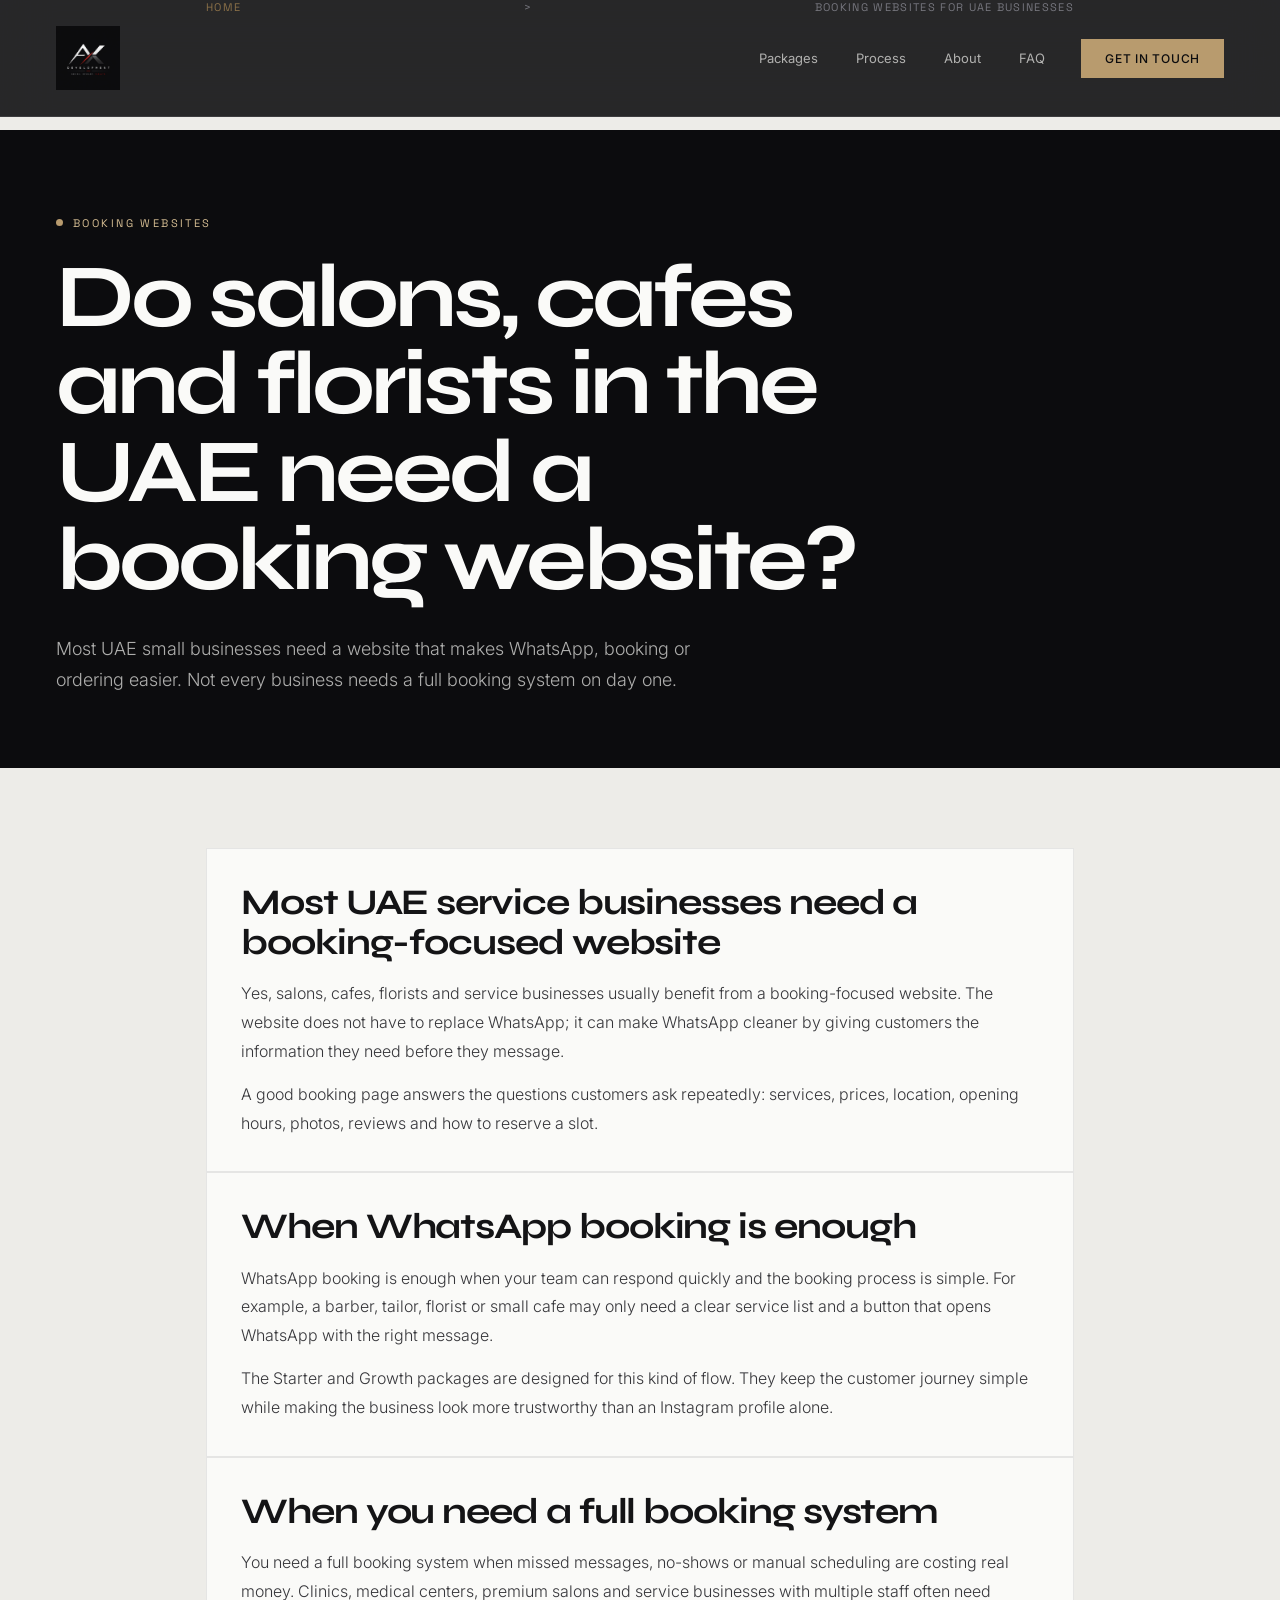
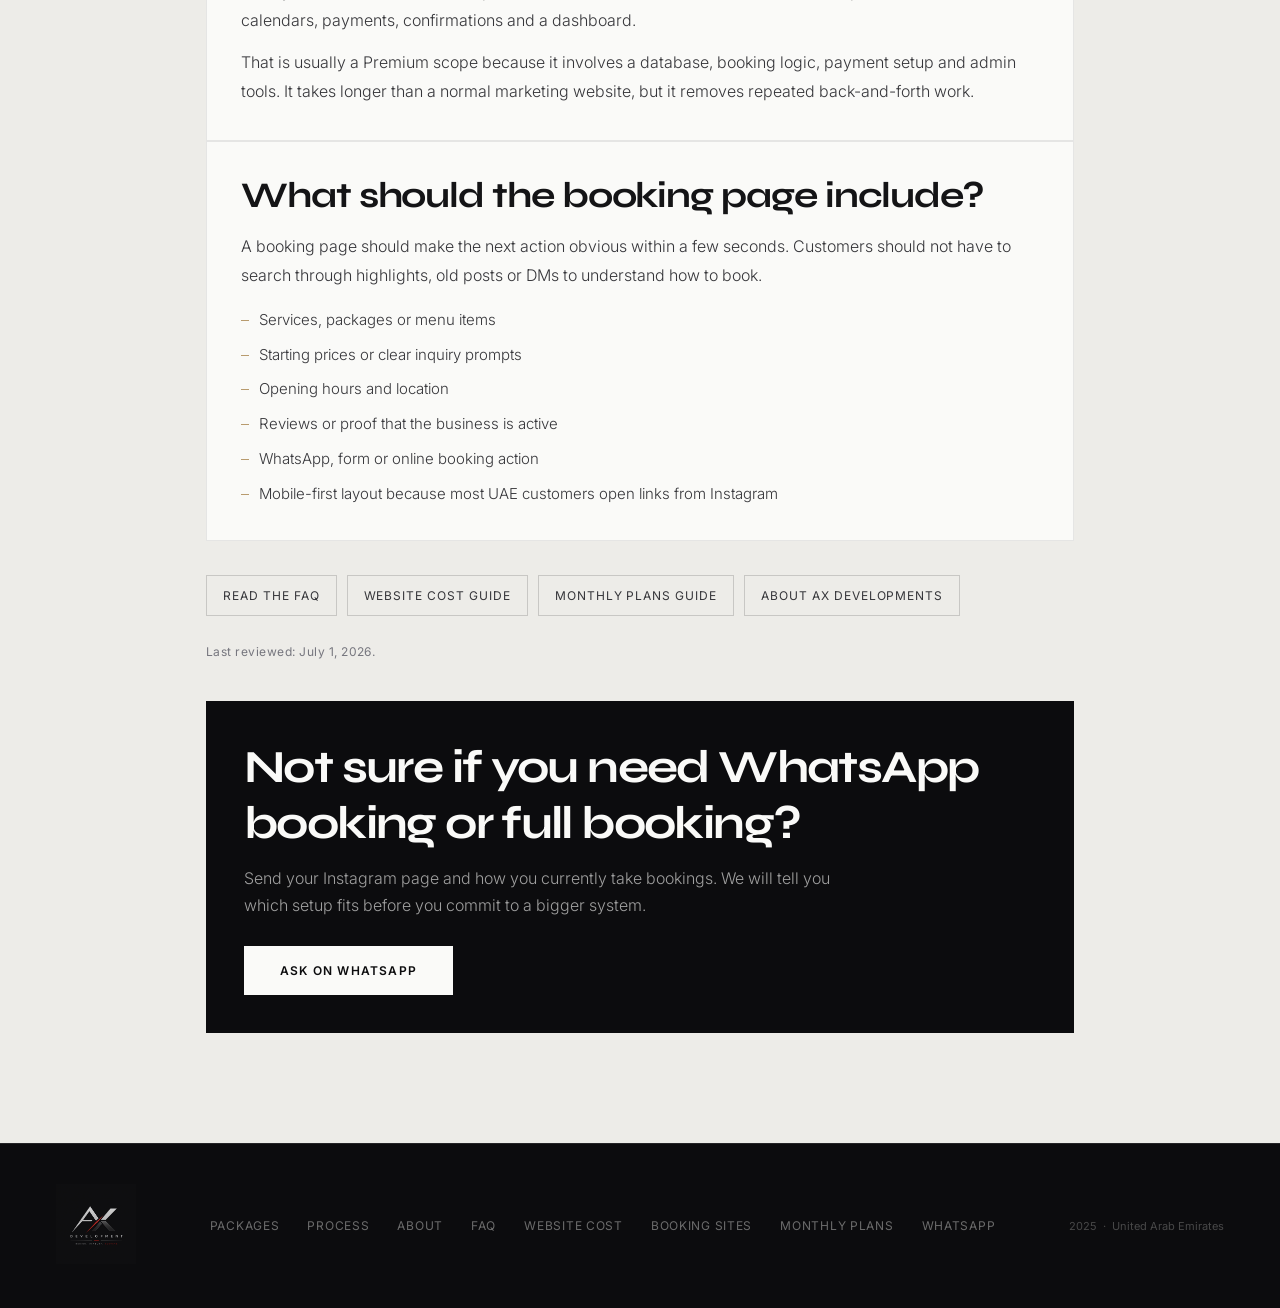
<file: booking-website-uae.html>
<!DOCTYPE html>
<html lang="en">
<head>
<meta charset="UTF-8">
<meta name="viewport" content="width=device-width, initial-scale=1.0">
<title>Do UAE Salons and Cafes Need a Booking Website? | AX Developments</title>
<meta name="description" content="When UAE salons, cafes, florists and clinics should use a booking website, WhatsApp flow or full online booking system.">
<link rel="canonical" href="https://www.axdevelopments.ae/booking-website-uae.html">
<meta property="og:title" content="Do UAE Salons and Cafes Need a Booking Website? | AX Developments">
<meta property="og:description" content="A practical guide to booking websites, WhatsApp flows and online booking systems for UAE small businesses.">
<meta property="og:image" content="https://www.axdevelopments.ae/AX_Logo.png">
<meta property="og:url" content="https://www.axdevelopments.ae/booking-website-uae.html">
<meta property="og:type" content="article">
<link rel="preconnect" href="https://fonts.googleapis.com">
<link rel="preconnect" href="https://fonts.gstatic.com" crossorigin>
<link href="https://fonts.googleapis.com/css2?family=Syne:wght@400;500;600;700;800&family=Inter:wght@300;400;500;600&family=Space+Grotesk:wght@300;400;500&display=swap" rel="stylesheet">
<link rel="stylesheet" href="style.css">
<script type="application/ld+json">
{
  "@context": "https://schema.org",
  "@type": "BreadcrumbList",
  "itemListElement": [
    {
      "@type": "ListItem",
      "position": 1,
      "name": "Home",
      "item": "https://www.axdevelopments.ae/"
    },
    {
      "@type": "ListItem",
      "position": 2,
      "name": "Booking websites for UAE businesses",
      "item": "https://www.axdevelopments.ae/booking-website-uae.html"
    }
  ]
}
</script>
</head>
<body class="content-page">
<nav class="content-nav">
  <a href="index.html" class="nav-brand-link"><img src="AX_Logo.png" alt="AX Developments logo" class="nav-logo"></a>
  <div class="nav-right">
    <a href="index.html#packages" class="nav-link">Packages</a>
    <a href="index.html#process" class="nav-link">Process</a>
    <a href="about.html" class="nav-link">About</a>
    <a href="faq.html" class="nav-link">FAQ</a>
    <a href="https://wa.me/971547502923" class="nav-cta" target="_blank" rel="noopener">Get in touch</a>
  </div>
</nav>
<main class="content-main">
  <nav class="breadcrumb" aria-label="Breadcrumb"><a href="index.html">Home</a><span>&gt;</span><span>Booking websites for UAE businesses</span></nav>
  <section class="content-hero">
    <div class="content-hero-inner">
      <div class="content-kicker">Booking websites</div>
      <h1 class="content-title">Do salons, cafes and florists in the UAE need a booking website?</h1>
      <p class="content-intro">Most UAE small businesses need a website that makes WhatsApp, booking or ordering easier. Not every business needs a full booking system on day one.</p>
    </div>
  </section>
  <section class="content-wrap">
    <article class="answer-card">
      <h2>Most UAE service businesses need a booking-focused website</h2>
      <p>Yes, salons, cafes, florists and service businesses usually benefit from a booking-focused website. The website does not have to replace WhatsApp; it can make WhatsApp cleaner by giving customers the information they need before they message.</p>
      <p>A good booking page answers the questions customers ask repeatedly: services, prices, location, opening hours, photos, reviews and how to reserve a slot.</p>
    </article>
    <article class="answer-card">
      <h2>When WhatsApp booking is enough</h2>
      <p>WhatsApp booking is enough when your team can respond quickly and the booking process is simple. For example, a barber, tailor, florist or small cafe may only need a clear service list and a button that opens WhatsApp with the right message.</p>
      <p>The Starter and Growth packages are designed for this kind of flow. They keep the customer journey simple while making the business look more trustworthy than an Instagram profile alone.</p>
    </article>
    <article class="answer-card">
      <h2>When you need a full booking system</h2>
      <p>You need a full booking system when missed messages, no-shows or manual scheduling are costing real money. Clinics, medical centers, premium salons and service businesses with multiple staff often need calendars, payments, confirmations and a dashboard.</p>
      <p>That is usually a Premium scope because it involves a database, booking logic, payment setup and admin tools. It takes longer than a normal marketing website, but it removes repeated back-and-forth work.</p>
    </article>
    <article class="answer-card">
      <h2>What should the booking page include?</h2>
      <p>A booking page should make the next action obvious within a few seconds. Customers should not have to search through highlights, old posts or DMs to understand how to book.</p>
      <ul>
        <li>Services, packages or menu items</li>
        <li>Starting prices or clear inquiry prompts</li>
        <li>Opening hours and location</li>
        <li>Reviews or proof that the business is active</li>
        <li>WhatsApp, form or online booking action</li>
        <li>Mobile-first layout because most UAE customers open links from Instagram</li>
      </ul>
    </article>
    <div class="resource-links">
      <a href="faq.html">Read the FAQ</a>
      <a href="website-cost-abu-dhabi.html">Website cost guide</a>
      <a href="monthly-website-plan.html">Monthly plans guide</a>
      <a href="about.html">About AX Developments</a>
    </div>
    <div class="last-reviewed">Last reviewed: July 1, 2026.</div>
    <div class="content-cta">
      <h2>Not sure if you need WhatsApp booking or full booking?</h2>
      <p>Send your Instagram page and how you currently take bookings. We will tell you which setup fits before you commit to a bigger system.</p>
      <a href="https://wa.me/971547502923?text=Hi AX, I want to know if my business needs a booking website or WhatsApp flow." class="btn-primary" target="_blank" rel="noopener"><span>Ask on WhatsApp</span></a>
    </div>
  </section>
</main>
<footer>
  <div class="footer-brand"><img src="AX_Logo.png" alt="AX Developments logo" class="footer-logo-img"></div>
  <div class="footer-links"><a href="index.html#packages">Packages</a><a href="index.html#process">Process</a><a href="about.html">About</a><a href="faq.html">FAQ</a><a href="website-cost-abu-dhabi.html">Website cost</a><a href="booking-website-uae.html">Booking sites</a><a href="monthly-website-plan.html">Monthly plans</a><a href="https://wa.me/971547502923" target="_blank" rel="noopener">WhatsApp</a></div>
  <div class="footer-copy">2025 &nbsp;&middot;&nbsp; United Arab Emirates</div>
</footer>
</body>
</html>
</file>
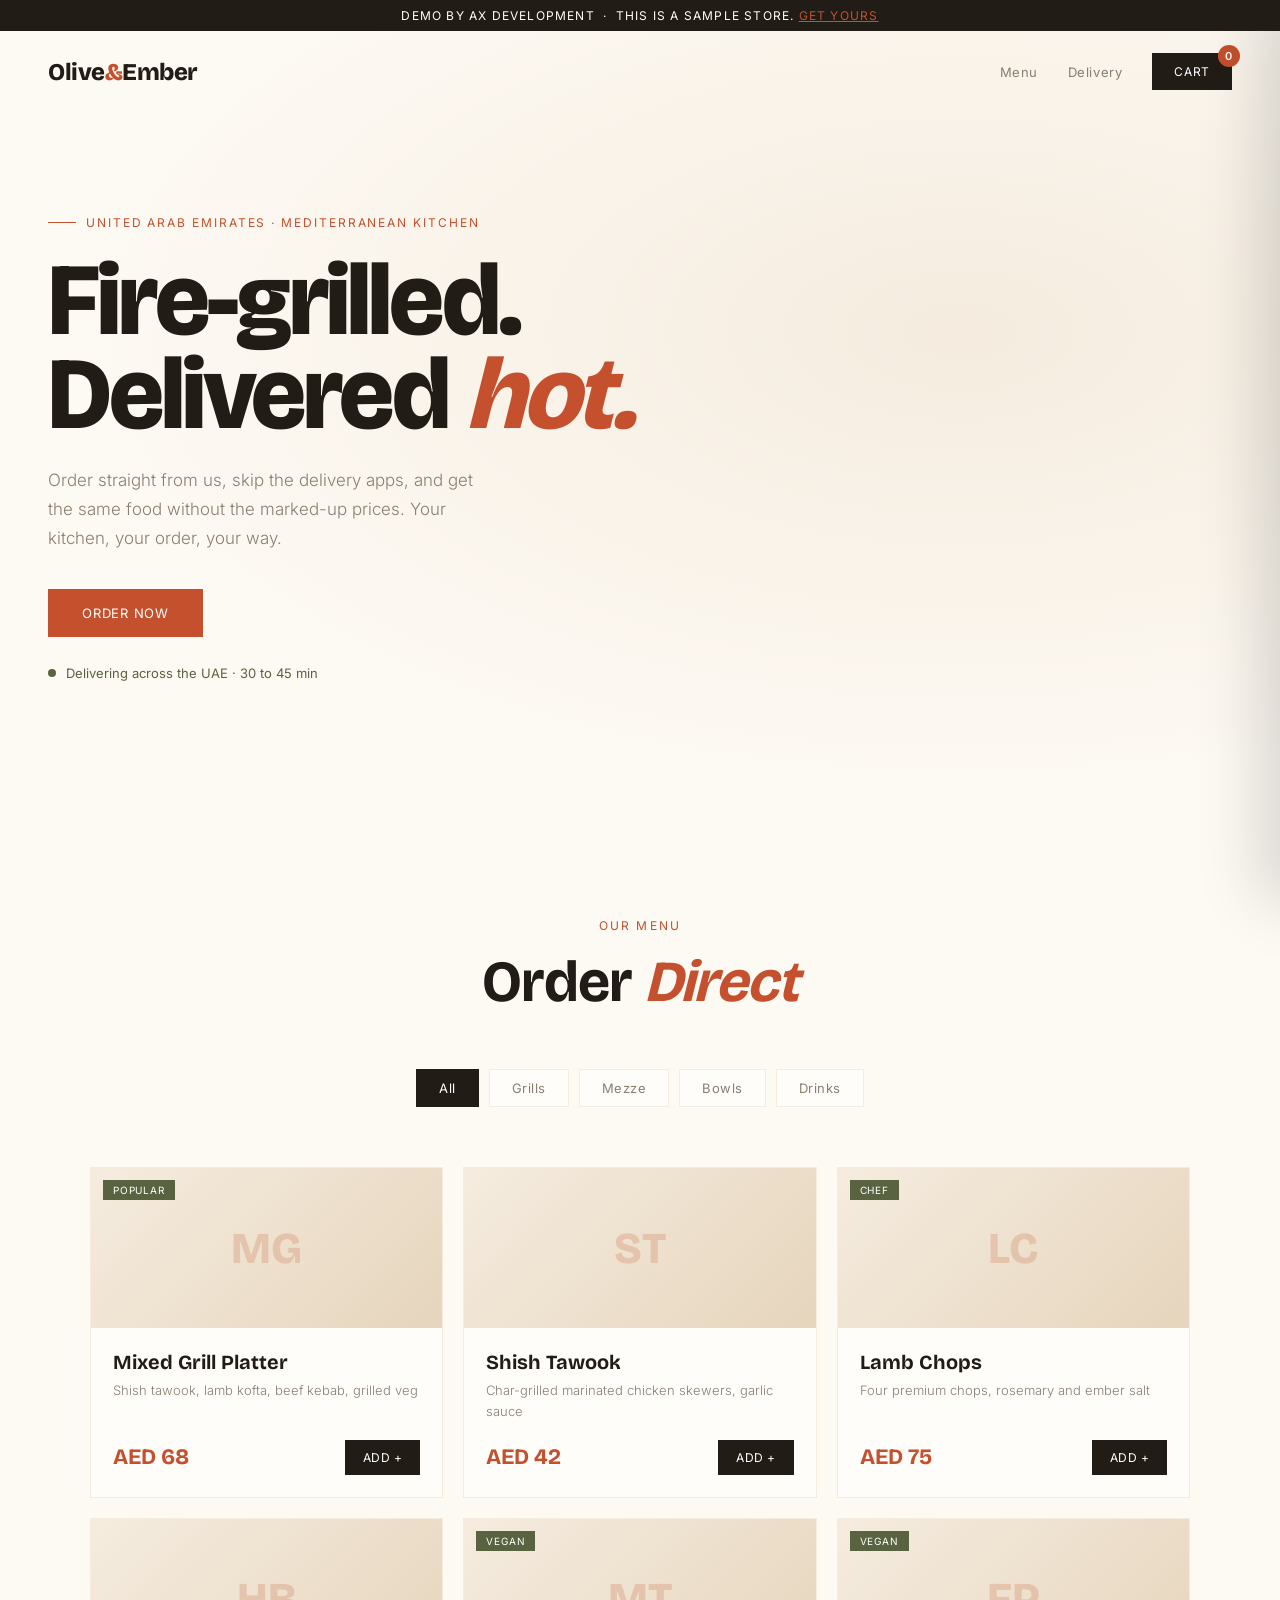
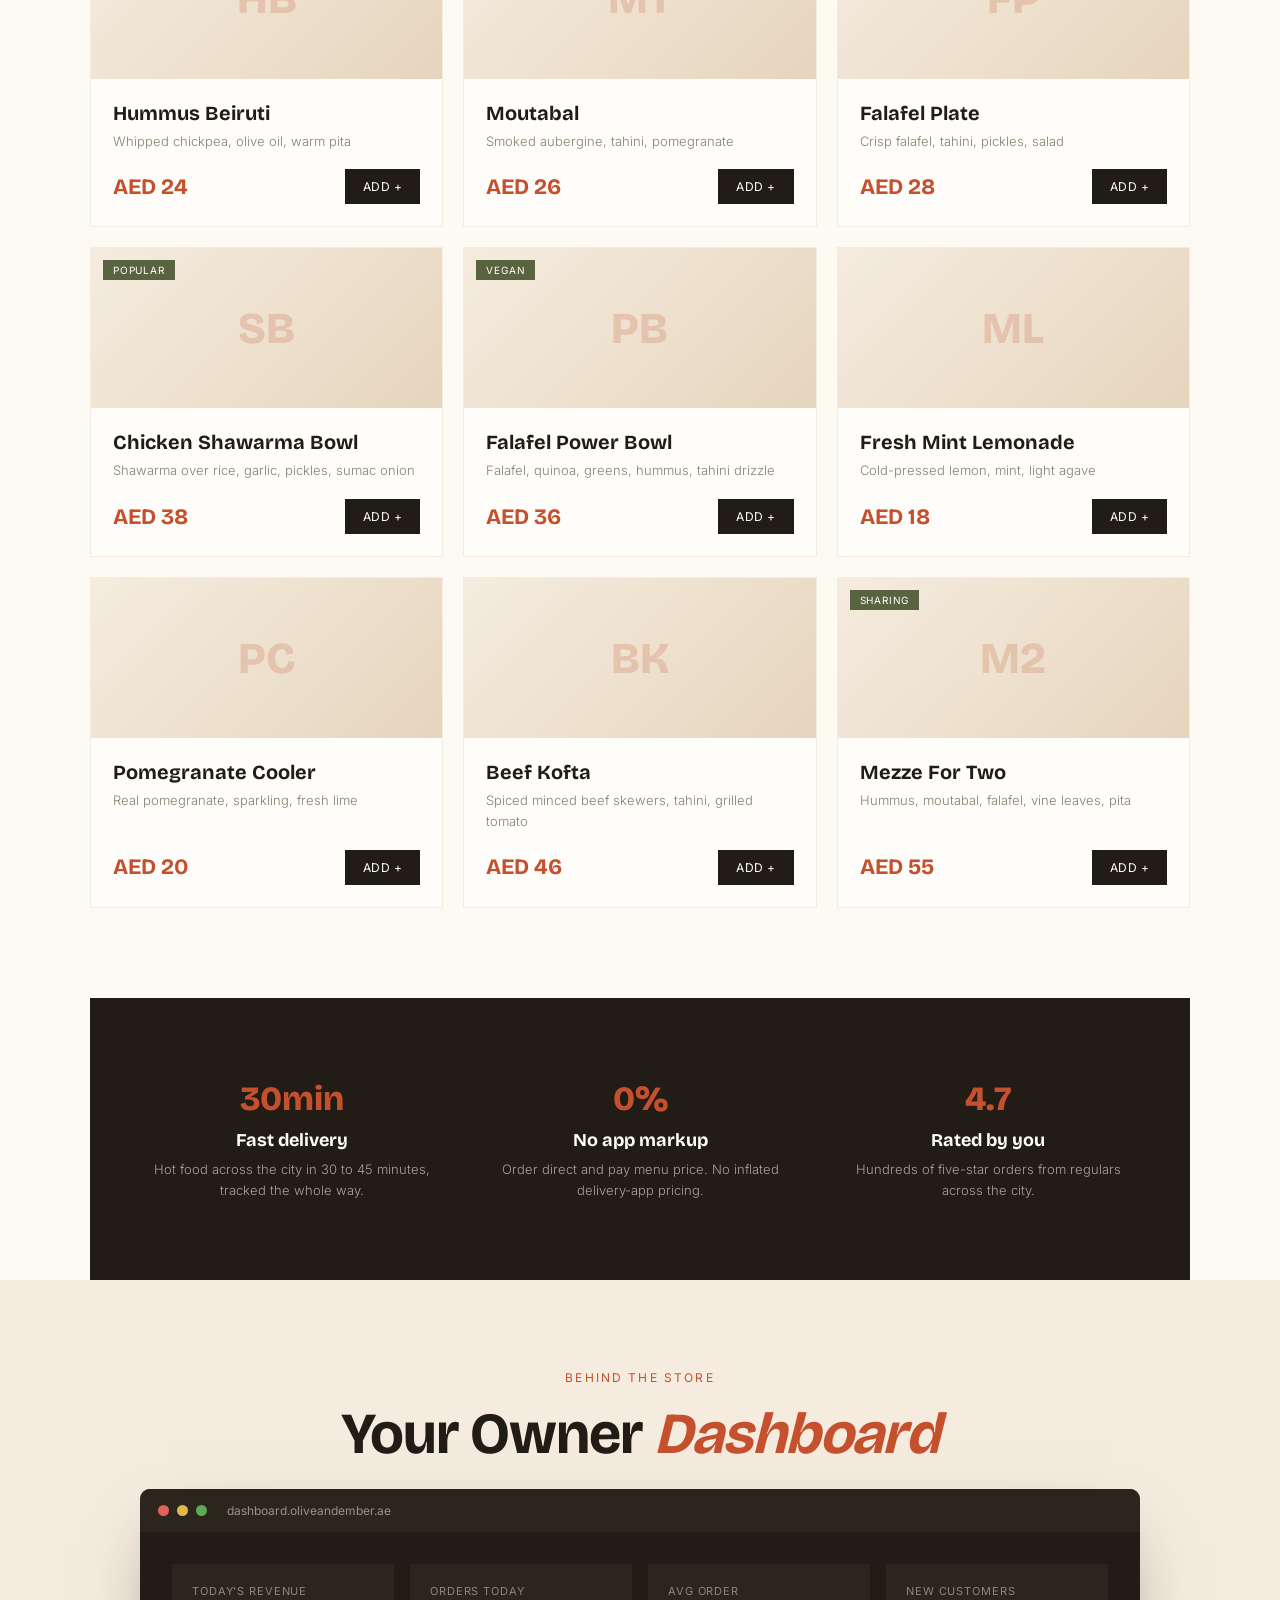
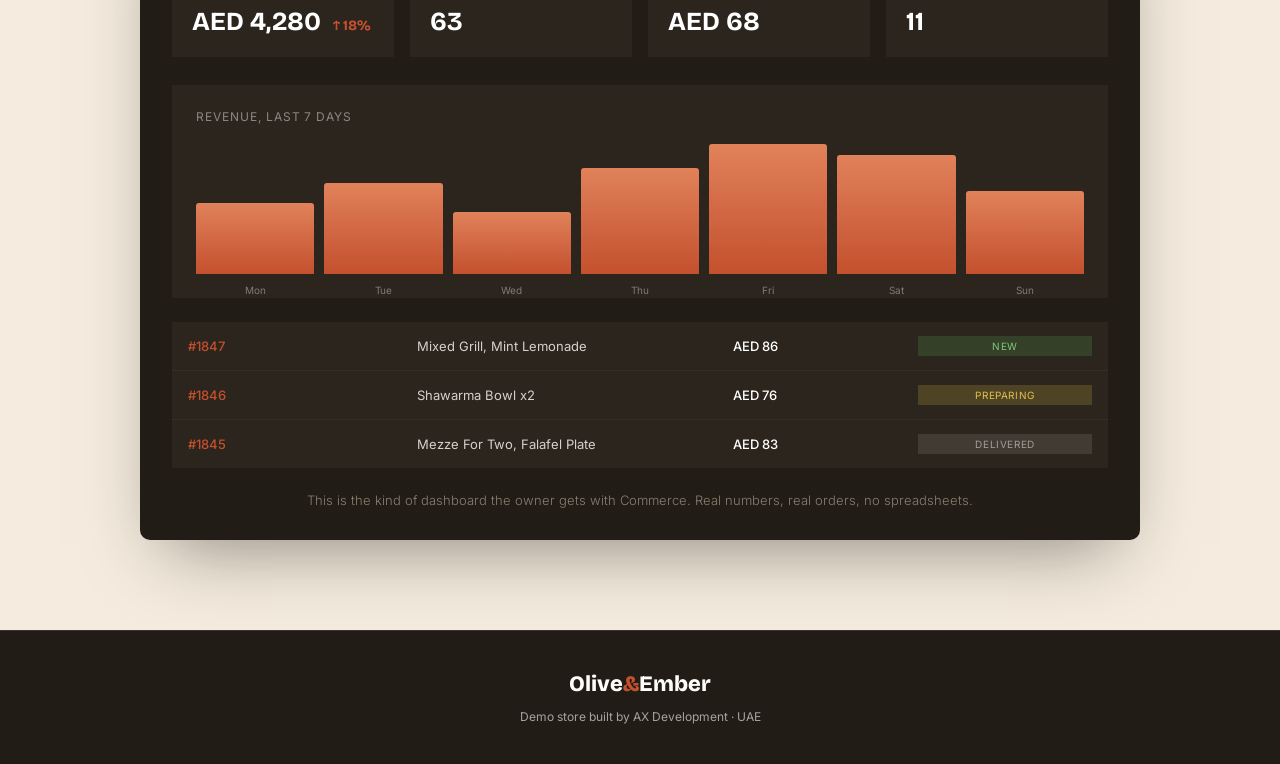
<file: commerce.html>
<!DOCTYPE html>
<html lang="en">
<head>
<meta charset="UTF-8">
<meta name="viewport" content="width=device-width, initial-scale=1.0">
<title>Olive &amp; Ember — Order Online, UAE</title>
<link href="https://fonts.googleapis.com/css2?family=Bricolage+Grotesque:opsz,wght@12..96,400;12..96,500;12..96,700;12..96,800&family=Inter:wght@300;400;500&display=swap" rel="stylesheet">
<style>
*,*::before,*::after{box-sizing:border-box;margin:0;padding:0}
:root{--bg:#FDF9F3;--cream:#F5ECDF;--ember:#C4502E;--ember-dk:#9A3D22;--olive:#5A6340;--ink:#211C16;--muted:#897F70;--white:#FFFDFA;--green:#25D366}
html{scroll-behavior:smooth}
body{font-family:'Inter',sans-serif;background:var(--bg);color:var(--ink);-webkit-font-smoothing:antialiased}
.demo-ribbon{position:fixed;top:0;left:0;right:0;z-index:300;background:var(--ink);color:var(--white);text-align:center;padding:8px;font-size:12px;letter-spacing:0.1em;text-transform:uppercase}
.demo-ribbon a{color:var(--ember);text-decoration:underline}
nav{position:fixed;top:33px;left:0;right:0;z-index:100;display:flex;align-items:center;justify-content:space-between;padding:20px 48px;transition:0.3s;border-bottom:1px solid transparent}
nav.scrolled{background:rgba(253,249,243,0.96);backdrop-filter:blur(12px);padding:14px 48px;border-color:var(--cream)}
.logo{font-family:'Bricolage Grotesque',sans-serif;font-size:24px;font-weight:800;letter-spacing:-0.02em;color:var(--ink)}
.logo span{color:var(--ember)}
.nav-links{display:flex;gap:30px;align-items:center}
.nav-links a{font-size:13px;letter-spacing:0.04em;color:var(--muted);text-decoration:none;transition:0.2s}
.nav-links a:hover{color:var(--ember)}
.cart-btn{position:relative;background:var(--ink);color:#fff;padding:11px 22px;font-size:12px;letter-spacing:0.06em;text-transform:uppercase;border:none;cursor:pointer;font-family:'Inter',sans-serif}
.cart-count{position:absolute;top:-8px;right:-8px;background:var(--ember);color:#fff;width:22px;height:22px;border-radius:50%;display:flex;align-items:center;justify-content:center;font-size:11px;font-weight:600}
.hero{min-height:92vh;display:flex;align-items:center;padding:120px 48px 60px;background:radial-gradient(ellipse at 75% 40%,var(--cream),var(--bg) 65%)}
.hero-inner{max-width:760px}
.hero-tag{display:inline-flex;align-items:center;gap:10px;font-size:12px;letter-spacing:0.16em;text-transform:uppercase;color:var(--ember);margin-bottom:24px}
.hero-tag::before{content:'';width:28px;height:1px;background:var(--ember)}
.hero h1{font-family:'Bricolage Grotesque',sans-serif;font-size:clamp(48px,8vw,108px);font-weight:800;line-height:0.92;letter-spacing:-0.03em;margin-bottom:24px}
.hero h1 em{font-style:italic;color:var(--ember)}
.hero p{font-size:17px;font-weight:300;line-height:1.7;color:var(--muted);max-width:440px;margin-bottom:36px}
.hero-actions{display:flex;gap:14px;flex-wrap:wrap}
.btn-ember{background:var(--ember);color:#fff;padding:16px 34px;font-size:13px;letter-spacing:0.06em;text-transform:uppercase;text-decoration:none;border:none;cursor:pointer;font-family:'Inter',sans-serif;transition:0.3s}
.btn-ember:hover{background:var(--ember-dk)}
.deliver-note{display:flex;align-items:center;gap:10px;margin-top:28px;font-size:13px;color:var(--olive)}
.deliver-note::before{content:'';width:8px;height:8px;border-radius:50%;background:var(--olive);animation:blink 2s infinite}
@keyframes blink{0%,100%{opacity:1}50%{opacity:0.3}}
.menu-section{padding:90px 48px}
.sec-head{text-align:center;margin-bottom:20px}
.sec-tag{font-size:12px;letter-spacing:0.18em;text-transform:uppercase;color:var(--ember);margin-bottom:14px}
.sec-title{font-family:'Bricolage Grotesque',sans-serif;font-size:clamp(32px,5vw,58px);font-weight:700;letter-spacing:-0.02em}
.sec-title em{font-style:italic;color:var(--ember)}
.cat-tabs{display:flex;gap:10px;justify-content:center;flex-wrap:wrap;margin:40px 0 48px;position:sticky;top:80px;z-index:50;background:var(--bg);padding:12px 0}
.cat-tab{padding:10px 22px;border:1px solid var(--cream);background:var(--white);font-size:13px;letter-spacing:0.04em;cursor:pointer;transition:0.3s;font-family:'Inter',sans-serif;color:var(--muted)}
.cat-tab.active{background:var(--ink);color:#fff;border-color:var(--ink)}
.menu-grid{max-width:1100px;margin:0 auto;display:grid;grid-template-columns:repeat(3,1fr);gap:20px}
.dish{background:var(--white);border:1px solid var(--cream);overflow:hidden;transition:0.4s;display:flex;flex-direction:column}
.dish:hover{transform:translateY(-5px);box-shadow:0 24px 50px -22px rgba(196,80,46,0.25)}
.dish-img{height:160px;background:linear-gradient(135deg,var(--cream),#E6D5BD);display:flex;align-items:center;justify-content:center;position:relative}
.dish-img span{font-family:'Bricolage Grotesque',sans-serif;font-size:44px;font-weight:800;color:rgba(196,80,46,0.2)}
.dish-tag{position:absolute;top:12px;left:12px;background:var(--olive);color:#fff;font-size:10px;letter-spacing:0.08em;text-transform:uppercase;padding:4px 10px}
.dish-body{padding:22px;display:flex;flex-direction:column;flex:1}
.dish-body h3{font-family:'Bricolage Grotesque',sans-serif;font-size:20px;font-weight:700;margin-bottom:6px}
.dish-body p{font-size:13px;color:var(--muted);font-weight:300;line-height:1.6;margin-bottom:18px;flex:1}
.dish-foot{display:flex;align-items:center;justify-content:space-between}
.dish-price{font-family:'Bricolage Grotesque',sans-serif;font-size:22px;font-weight:700;color:var(--ember)}
.add-btn{background:var(--ink);color:#fff;border:none;padding:10px 18px;font-size:12px;letter-spacing:0.04em;text-transform:uppercase;cursor:pointer;font-family:'Inter',sans-serif;transition:0.3s}
.add-btn:hover{background:var(--ember)}
.cart-drawer{position:fixed;top:0;right:0;bottom:0;width:400px;max-width:90vw;background:var(--white);z-index:250;transform:translateX(100%);transition:0.4s cubic-bezier(0.16,1,0.3,1);display:flex;flex-direction:column;box-shadow:-20px 0 60px rgba(0,0,0,0.15)}
.cart-drawer.open{transform:translateX(0)}
.cart-overlay{position:fixed;inset:0;background:rgba(33,28,22,0.5);z-index:240;opacity:0;pointer-events:none;transition:0.4s}
.cart-overlay.open{opacity:1;pointer-events:auto}
.cart-head{padding:28px;border-bottom:1px solid var(--cream);display:flex;align-items:center;justify-content:space-between}
.cart-head h3{font-family:'Bricolage Grotesque',sans-serif;font-size:24px;font-weight:700}
.cart-close{background:none;border:none;font-size:22px;cursor:pointer;color:var(--ink)}
.cart-items{flex:1;overflow-y:auto;padding:20px 28px}
.cart-empty{text-align:center;color:var(--muted);font-size:14px;padding:60px 0;font-weight:300}
.cart-item{display:flex;gap:14px;padding:16px 0;border-bottom:1px solid var(--cream)}
.cart-item-img{width:56px;height:56px;background:linear-gradient(135deg,var(--cream),#E6D5BD);flex-shrink:0;display:flex;align-items:center;justify-content:center;font-family:'Bricolage Grotesque',sans-serif;font-weight:800;color:rgba(196,80,46,0.3)}
.cart-item-info{flex:1}
.cart-item-info h4{font-size:14px;font-weight:500;margin-bottom:4px}
.cart-item-info .ci-price{font-size:13px;color:var(--ember);font-weight:500}
.qty-ctrl{display:flex;align-items:center;gap:10px;margin-top:8px}
.qty-ctrl button{width:24px;height:24px;border:1px solid var(--cream);background:var(--bg);cursor:pointer;font-size:14px;display:flex;align-items:center;justify-content:center}
.qty-ctrl span{font-size:13px;min-width:20px;text-align:center}
.cart-foot{padding:28px;border-top:1px solid var(--cream)}
.cart-total{display:flex;justify-content:space-between;align-items:baseline;margin-bottom:8px}
.cart-total .lbl{font-size:14px;color:var(--muted)}
.cart-total .amt{font-family:'Bricolage Grotesque',sans-serif;font-size:28px;font-weight:700}
.cart-delivery{font-size:12px;color:var(--muted);margin-bottom:20px}
.checkout-btn{width:100%;background:var(--green);color:#fff;border:none;padding:17px;font-size:13px;letter-spacing:0.08em;text-transform:uppercase;cursor:pointer;font-family:'Inter',sans-serif;display:flex;align-items:center;justify-content:center;gap:10px;transition:0.3s}
.checkout-btn:hover{background:#1db954}
.checkout-btn svg{width:18px;height:18px;fill:#fff}
.pay-row{display:flex;gap:8px;justify-content:center;margin-top:16px;flex-wrap:wrap}
.pay-chip{font-size:10px;letter-spacing:0.06em;text-transform:uppercase;color:var(--muted);border:1px solid var(--cream);padding:5px 10px}
.info-band{background:var(--ink);color:var(--white);padding:80px 48px;display:grid;grid-template-columns:repeat(3,1fr);gap:40px;max-width:1100px;margin:0 auto}
.info-item{text-align:center}
.info-item .ic{font-family:'Bricolage Grotesque',sans-serif;font-size:34px;font-weight:800;color:var(--ember);margin-bottom:10px}
.info-item h4{font-family:'Bricolage Grotesque',sans-serif;font-size:18px;margin-bottom:8px}
.info-item p{font-size:13px;color:rgba(255,253,250,0.6);font-weight:300;line-height:1.6}
footer{background:var(--ink);color:rgba(255,253,250,0.6);padding:40px 48px;text-align:center;border-top:1px solid rgba(255,253,250,0.1)}
.foot-logo{font-family:'Bricolage Grotesque',sans-serif;font-size:22px;font-weight:800;color:var(--white);margin-bottom:12px}
.foot-logo span{color:var(--ember)}
.foot-copy{font-size:12px}
.reveal{opacity:0;transform:translateY(24px);transition:0.8s cubic-bezier(0.16,1,0.3,1)}
.reveal.vis{opacity:1;transform:none}
.toast{position:fixed;bottom:28px;left:50%;transform:translateX(-50%) translateY(100px);background:var(--ink);color:#fff;padding:14px 28px;font-size:14px;z-index:400;transition:0.4s cubic-bezier(0.16,1,0.3,1);opacity:0}
.toast.show{transform:translateX(-50%) translateY(0);opacity:1}
.order-modal{position:fixed;inset:0;z-index:350;display:none;align-items:center;justify-content:center;padding:24px;background:rgba(33,28,22,0.6)}
.order-modal.show{display:flex}
.order-box{background:var(--white);max-width:440px;width:100%;padding:48px 40px;text-align:center;animation:pop 0.4s cubic-bezier(0.16,1,0.3,1)}
@keyframes pop{from{opacity:0;transform:scale(0.92)}to{opacity:1;transform:none}}
.order-check{width:64px;height:64px;border-radius:50%;background:var(--olive);margin:0 auto 22px;display:flex;align-items:center;justify-content:center}
.order-check svg{width:30px;height:30px;stroke:#fff;stroke-width:3;fill:none}
.order-box h3{font-family:'Bricolage Grotesque',sans-serif;font-size:28px;font-weight:700;margin-bottom:12px}
.order-box p{font-size:14px;color:var(--muted);font-weight:300;line-height:1.7;margin-bottom:10px}
.order-box .ref{font-size:13px;color:var(--ember);letter-spacing:0.06em;margin:14px 0 24px}
.order-box button{background:var(--ink);color:#fff;border:none;padding:14px 30px;font-size:12px;letter-spacing:0.06em;text-transform:uppercase;cursor:pointer;font-family:'Inter',sans-serif}
.dash{background:var(--cream);padding:90px 48px}
.dash-wrap{max-width:1000px;margin:0 auto}
.dash-window{background:var(--ink);border-radius:10px;overflow:hidden;box-shadow:0 30px 70px -25px rgba(33,28,22,0.5)}
.dash-bar{display:flex;align-items:center;gap:8px;padding:14px 18px;background:#2b251d}
.dash-bar i{width:11px;height:11px;border-radius:50%;display:inline-block}
.dash-bar .r{background:#E0625A}.dash-bar .y{background:#E0B84A}.dash-bar .g{background:#5FA85A}
.dash-bar span{margin-left:12px;font-size:12px;color:rgba(255,253,250,0.5);font-family:'Inter',sans-serif}
.dash-body{padding:32px}
.dash-stats{display:grid;grid-template-columns:repeat(4,1fr);gap:16px;margin-bottom:28px}
.dash-stat{background:#2b251d;padding:20px}
.dash-stat .l{font-size:11px;letter-spacing:0.08em;text-transform:uppercase;color:rgba(255,253,250,0.45);margin-bottom:8px}
.dash-stat .v{font-family:'Bricolage Grotesque',sans-serif;font-size:26px;font-weight:700;color:#fff}
.dash-stat .v em{font-style:normal;color:var(--ember);font-size:14px;margin-left:6px}
.dash-chart{background:#2b251d;padding:24px;margin-bottom:24px}
.dash-chart .ct{font-size:12px;letter-spacing:0.08em;text-transform:uppercase;color:rgba(255,253,250,0.45);margin-bottom:20px}
.bars{display:flex;align-items:flex-end;gap:10px;height:130px}
.bar{flex:1;height:60%;background:linear-gradient(to top,var(--ember),#E0825A);border-radius:3px 3px 0 0;position:relative;transition:height 1s cubic-bezier(0.16,1,0.3,1)}
.bar span{position:absolute;bottom:-22px;left:0;right:0;text-align:center;font-size:10px;color:rgba(255,253,250,0.4)}
.dash-orders{display:flex;flex-direction:column;gap:1px;background:rgba(255,253,250,0.08)}
.dash-order{display:grid;grid-template-columns:1fr 1.4fr 0.8fr 0.8fr;gap:12px;padding:14px 16px;background:#2b251d;font-size:13px;align-items:center}
.dash-order .id{color:var(--ember);font-weight:500}
.dash-order .who{color:rgba(255,253,250,0.8)}
.dash-order .amt{color:#fff;font-weight:500}
.dash-order .st{font-size:10px;letter-spacing:0.06em;text-transform:uppercase;padding:4px 8px;text-align:center}
.st.new{background:rgba(95,168,90,0.2);color:#7FC87A}
.st.prep{background:rgba(224,184,74,0.2);color:#E0C04A}
.st.done{background:rgba(255,253,250,0.1);color:rgba(255,253,250,0.5)}
.dash-note{text-align:center;margin-top:24px;font-size:13px;color:var(--muted);font-weight:300}
@media(max-width:900px){nav{padding:16px 20px}nav.scrolled{padding:12px 20px}.nav-links a{display:none}.menu-section{padding:60px 20px}.menu-grid{grid-template-columns:1fr}.cat-tabs{top:72px}.info-band{grid-template-columns:1fr;gap:32px;padding:60px 20px}.dash{padding:60px 20px}.dash-body{padding:20px}.dash-stats{grid-template-columns:1fr 1fr}.dash-order{grid-template-columns:1fr 1fr;gap:8px}.dash-order .who{display:none}}
</style>
</head>
<body>
<div class="demo-ribbon">Demo by AX Development &nbsp;&middot;&nbsp; This is a sample store. <a href="https://wa.me/971547502923" target="_blank">Get yours</a></div>
<nav id="nav">
  <div class="logo">Olive<span>&amp;</span>Ember</div>
  <div class="nav-links"><a href="#menu">Menu</a><a href="#info">Delivery</a>
    <button class="cart-btn" onclick="openCart()">Cart<span class="cart-count" id="cartCount">0</span></button>
  </div>
</nav>
<section class="hero">
  <div class="hero-inner">
    <div class="hero-tag">United Arab Emirates &middot; Mediterranean Kitchen</div>
    <h1>Fire-grilled.<br>Delivered <em>hot.</em></h1>
    <p>Order straight from us, skip the delivery apps, and get the same food without the marked-up prices. Your kitchen, your order, your way.</p>
    <div class="hero-actions"><a href="#menu" class="btn-ember">Order now</a></div>
    <div class="deliver-note">Delivering across the UAE &middot; 30 to 45 min</div>
  </div>
</section>
<section class="menu-section" id="menu">
  <div class="sec-head reveal"><div class="sec-tag">Our Menu</div><h2 class="sec-title">Order <em>Direct</em></h2></div>
  <div class="cat-tabs" id="catTabs">
    <div class="cat-tab active" data-cat="all">All</div>
    <div class="cat-tab" data-cat="grills">Grills</div>
    <div class="cat-tab" data-cat="mezze">Mezze</div>
    <div class="cat-tab" data-cat="bowls">Bowls</div>
    <div class="cat-tab" data-cat="drinks">Drinks</div>
  </div>
  <div class="menu-grid" id="menuGrid"></div>
</section>
<div class="info-band" id="info">
  <div class="info-item"><div class="ic">30min</div><h4>Fast delivery</h4><p>Hot food across the city in 30 to 45 minutes, tracked the whole way.</p></div>
  <div class="info-item"><div class="ic">0%</div><h4>No app markup</h4><p>Order direct and pay menu price. No inflated delivery-app pricing.</p></div>
  <div class="info-item"><div class="ic">4.7</div><h4>Rated by you</h4><p>Hundreds of five-star orders from regulars across the city.</p></div>
</div>
<section class="dash">
  <div class="dash-wrap">
    <div class="sec-head reveal"><div class="sec-tag">Behind The Store</div><h2 class="sec-title">Your Owner <em>Dashboard</em></h2></div>
    <div class="dash-window reveal">
      <div class="dash-bar"><i class="r"></i><i class="y"></i><i class="g"></i><span>dashboard.oliveandember.ae</span></div>
      <div class="dash-body">
        <div class="dash-stats">
          <div class="dash-stat"><div class="l">Today's revenue</div><div class="v">AED 4,280 <em>&uarr; 18%</em></div></div>
          <div class="dash-stat"><div class="l">Orders today</div><div class="v">63</div></div>
          <div class="dash-stat"><div class="l">Avg order</div><div class="v">AED 68</div></div>
          <div class="dash-stat"><div class="l">New customers</div><div class="v">11</div></div>
        </div>
        <div class="dash-chart">
          <div class="ct">Revenue, last 7 days</div>
          <div class="bars" id="dashBars">
            <div class="bar" data-h="55"><span>Mon</span></div>
            <div class="bar" data-h="70"><span>Tue</span></div>
            <div class="bar" data-h="48"><span>Wed</span></div>
            <div class="bar" data-h="82"><span>Thu</span></div>
            <div class="bar" data-h="100"><span>Fri</span></div>
            <div class="bar" data-h="92"><span>Sat</span></div>
            <div class="bar" data-h="64"><span>Sun</span></div>
          </div>
        </div>
        <div class="dash-orders">
          <div class="dash-order"><span class="id">#1847</span><span class="who">Mixed Grill, Mint Lemonade</span><span class="amt">AED 86</span><span class="st new">New</span></div>
          <div class="dash-order"><span class="id">#1846</span><span class="who">Shawarma Bowl x2</span><span class="amt">AED 76</span><span class="st prep">Preparing</span></div>
          <div class="dash-order"><span class="id">#1845</span><span class="who">Mezze For Two, Falafel Plate</span><span class="amt">AED 83</span><span class="st done">Delivered</span></div>
        </div>
        <div class="dash-note">This is the kind of dashboard the owner gets with Commerce. Real numbers, real orders, no spreadsheets.</div>
      </div>
    </div>
  </div>
</section>
<footer>
  <div class="foot-logo">Olive<span>&amp;</span>Ember</div>
  <div class="foot-copy">Demo store built by AX Development &middot; UAE</div>
</footer>
<div class="cart-overlay" id="cartOverlay" onclick="closeCart()"></div>
<div class="cart-drawer" id="cartDrawer">
  <div class="cart-head"><h3>Your Order</h3><button class="cart-close" onclick="closeCart()">&#x2715;</button></div>
  <div class="cart-items" id="cartItems"><div class="cart-empty">Your cart is empty. Add something delicious.</div></div>
  <div class="cart-foot">
    <div class="cart-total"><span class="lbl">Total</span><span class="amt" id="cartTotal">AED 0</span></div>
    <div class="cart-delivery">+ AED 12 delivery &middot; Free over AED 100</div>
    <button class="checkout-btn" onclick="checkout()">Pay securely &amp; place order</button>
    <div class="pay-row"><span class="pay-chip">Card</span><span class="pay-chip">Apple Pay</span><span class="pay-chip">Cash on delivery</span></div>
  </div>
</div>
<div class="order-modal" id="orderModal">
  <div class="order-box">
    <div class="order-check"><svg viewBox="0 0 24 24"><polyline points="4 12 10 18 20 6"/></svg></div>
    <h3>Order placed</h3>
    <p>Your payment went through and the kitchen has your order. You'll get a text when it's on the way.</p>
    <p>This is a demo, so no real payment was taken. On the live store this runs through a secure gateway and lands straight in the owner's dashboard.</p>
    <div class="ref" id="orderRef">Order #1848</div>
    <button onclick="closeOrder()">Keep browsing</button>
  </div>
</div>
<div class="toast" id="toast">Added to cart</div>
<script>
var MENU=[
{id:1,cat:'grills',name:'Mixed Grill Platter',desc:'Shish tawook, lamb kofta, beef kebab, grilled veg',price:68,tag:'Popular',img:'MG'},
{id:2,cat:'grills',name:'Shish Tawook',desc:'Char-grilled marinated chicken skewers, garlic sauce',price:42,tag:'',img:'ST'},
{id:3,cat:'grills',name:'Lamb Chops',desc:'Four premium chops, rosemary and ember salt',price:75,tag:'Chef',img:'LC'},
{id:4,cat:'mezze',name:'Hummus Beiruti',desc:'Whipped chickpea, olive oil, warm pita',price:24,tag:'',img:'HB'},
{id:5,cat:'mezze',name:'Moutabal',desc:'Smoked aubergine, tahini, pomegranate',price:26,tag:'Vegan',img:'MT'},
{id:6,cat:'mezze',name:'Falafel Plate',desc:'Crisp falafel, tahini, pickles, salad',price:28,tag:'Vegan',img:'FP'},
{id:7,cat:'bowls',name:'Chicken Shawarma Bowl',desc:'Shawarma over rice, garlic, pickles, sumac onion',price:38,tag:'Popular',img:'SB'},
{id:8,cat:'bowls',name:'Falafel Power Bowl',desc:'Falafel, quinoa, greens, hummus, tahini drizzle',price:36,tag:'Vegan',img:'PB'},
{id:9,cat:'drinks',name:'Fresh Mint Lemonade',desc:'Cold-pressed lemon, mint, light agave',price:18,tag:'',img:'ML'},
{id:10,cat:'drinks',name:'Pomegranate Cooler',desc:'Real pomegranate, sparkling, fresh lime',price:20,tag:'',img:'PC'},
{id:11,cat:'grills',name:'Beef Kofta',desc:'Spiced minced beef skewers, tahini, grilled tomato',price:46,tag:'',img:'BK'},
{id:12,cat:'mezze',name:'Mezze For Two',desc:'Hummus, moutabal, falafel, vine leaves, pita',price:55,tag:'Sharing',img:'M2'}
];
var cart={};
function renderMenu(cat){
  var grid=document.getElementById('menuGrid');grid.innerHTML='';
  MENU.filter(function(d){return cat==='all'||d.cat===cat}).forEach(function(d){
    var tag=d.tag?'<div class="dish-tag">'+d.tag+'</div>':'';
    grid.innerHTML+='<div class="dish reveal vis"><div class="dish-img">'+tag+'<span>'+d.img+'</span></div><div class="dish-body"><h3>'+d.name+'</h3><p>'+d.desc+'</p><div class="dish-foot"><span class="dish-price">AED '+d.price+'</span><button class="add-btn" onclick="addToCart('+d.id+')">Add +</button></div></div></div>';
  });
}
function addToCart(id){if(cart[id])cart[id].qty++;else{var d=MENU.find(function(m){return m.id===id});cart[id]={item:d,qty:1}}renderCart();showToast();bump()}
function changeQty(id,delta){if(!cart[id])return;cart[id].qty+=delta;if(cart[id].qty<=0)delete cart[id];renderCart()}
function renderCart(){
  var box=document.getElementById('cartItems');var keys=Object.keys(cart);
  var count=0;var total=0;keys.forEach(function(k){count+=cart[k].qty;total+=cart[k].qty*cart[k].item.price});
  document.getElementById('cartCount').textContent=count;
  document.getElementById('cartTotal').textContent='AED '+total;
  if(keys.length===0){box.innerHTML='<div class="cart-empty">Your cart is empty. Add something delicious.</div>';return}
  box.innerHTML='';keys.forEach(function(k){var c=cart[k];
    box.innerHTML+='<div class="cart-item"><div class="cart-item-img">'+c.item.img+'</div><div class="cart-item-info"><h4>'+c.item.name+'</h4><div class="ci-price">AED '+c.item.price+'</div><div class="qty-ctrl"><button onclick="changeQty('+k+',-1)">&minus;</button><span>'+c.qty+'</span><button onclick="changeQty('+k+',1)">+</button></div></div></div>';
  });
}
function openCart(){document.getElementById('cartDrawer').classList.add('open');document.getElementById('cartOverlay').classList.add('open')}
function closeCart(){document.getElementById('cartDrawer').classList.remove('open');document.getElementById('cartOverlay').classList.remove('open')}
function bump(){var b=document.getElementById('cartCount');b.style.transform='scale(1.4)';setTimeout(function(){b.style.transform='scale(1)'},200)}
var toastTimer;
function showToast(){var t=document.getElementById('toast');t.classList.add('show');clearTimeout(toastTimer);toastTimer=setTimeout(function(){t.classList.remove('show')},1400)}
function checkout(){
  var keys=Object.keys(cart);if(keys.length===0){return}
  var btn=document.querySelector('.checkout-btn');
  btn.textContent='Processing payment...';btn.style.opacity='0.7';btn.style.pointerEvents='none';
  setTimeout(function(){
    cart={};renderCart();closeCart();
    btn.textContent='Pay securely & place order';btn.style.opacity='1';btn.style.pointerEvents='auto';
    document.getElementById('orderModal').classList.add('show');
  },1300);
}
function closeOrder(){document.getElementById('orderModal').classList.remove('show')}
document.querySelectorAll('.cat-tab').forEach(function(tab){tab.addEventListener('click',function(){
  document.querySelectorAll('.cat-tab').forEach(function(t){t.classList.remove('active')});
  tab.classList.add('active');renderMenu(tab.dataset.cat);
})});
window.addEventListener('scroll',function(){document.getElementById('nav').classList.toggle('scrolled',window.scrollY>40)});
renderMenu('all');renderCart();
var ob=new IntersectionObserver(function(es){es.forEach(function(e){if(e.isIntersecting){e.target.classList.add('vis');ob.unobserve(e.target)}})},{threshold:0.1});
document.querySelectorAll('.reveal').forEach(function(el){ob.observe(el)});
var barsDone=false;
var barOb=new IntersectionObserver(function(es){es.forEach(function(e){if(e.isIntersecting&&!barsDone){barsDone=true;
  document.querySelectorAll('#dashBars .bar').forEach(function(b){b.style.height='0';setTimeout(function(){b.style.height=b.dataset.h+'%'},80)});
}})},{threshold:0.4});
var dashBars=document.getElementById('dashBars');if(dashBars){barOb.observe(dashBars)}
</script>
</body>
</html>
</file>
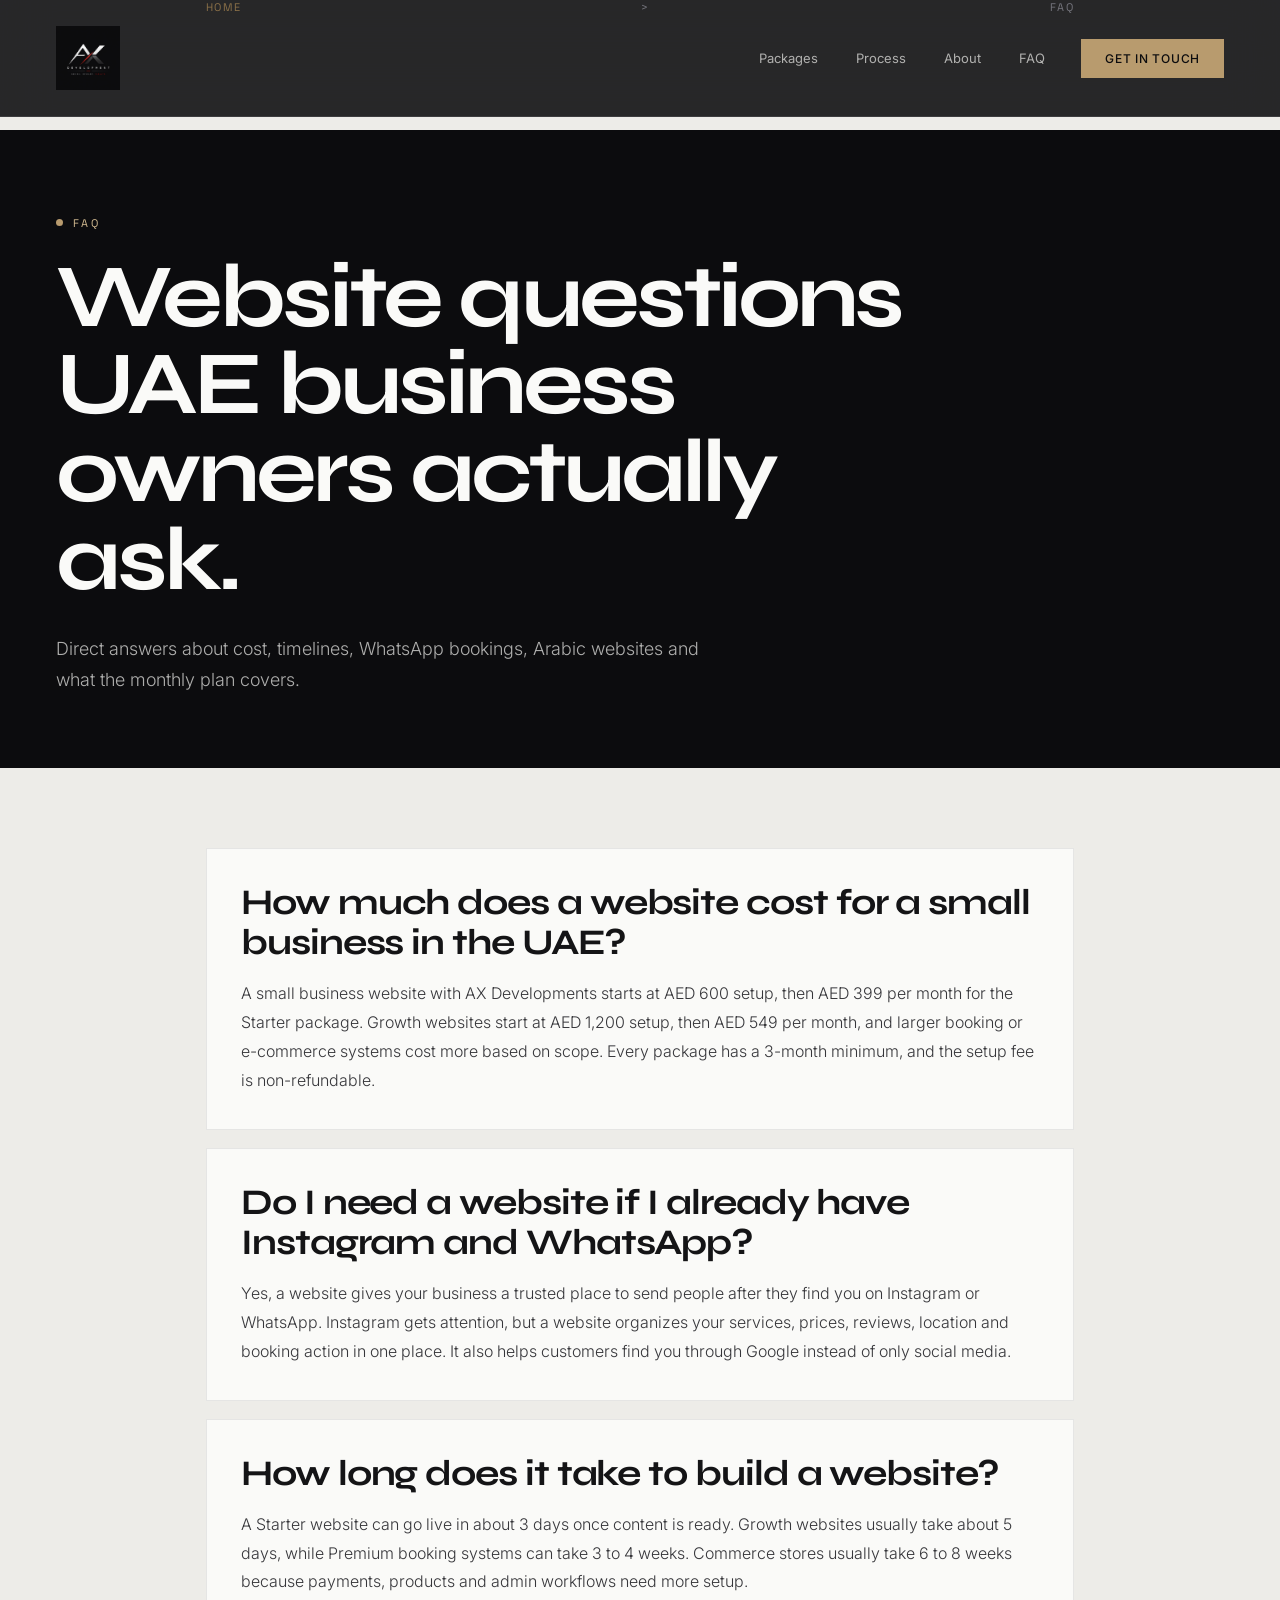
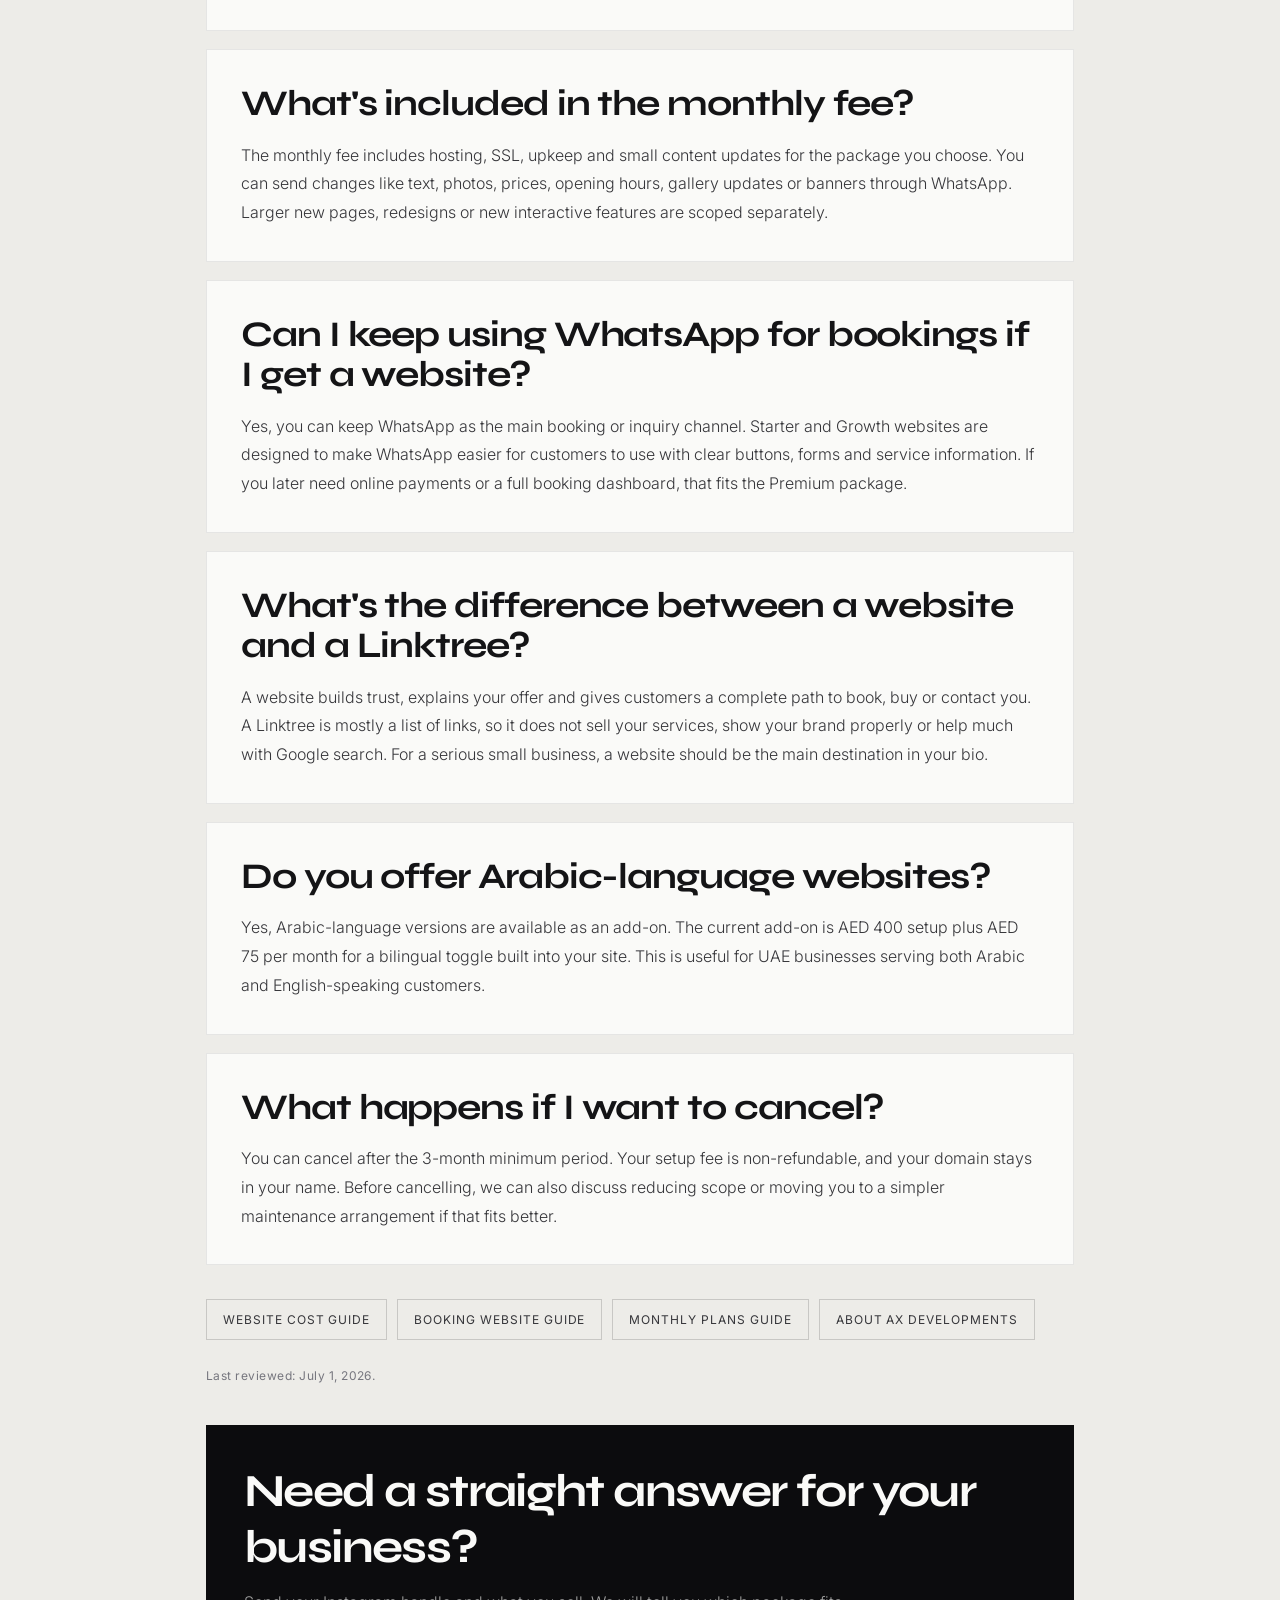
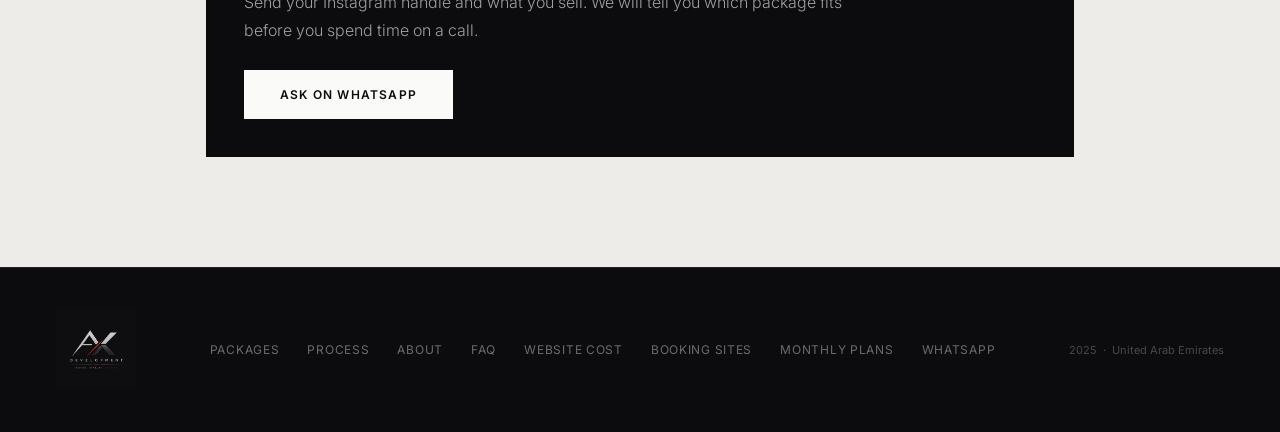
<file: faq.html>
<!DOCTYPE html>
<html lang="en">
<head>
<meta charset="UTF-8">
<meta name="viewport" content="width=device-width, initial-scale=1.0">
<title>FAQ | Website Design for UAE Small Businesses | AX Developments</title>
<meta name="description" content="Answers for UAE small businesses about website cost, WhatsApp bookings, monthly plans, Arabic sites and cancellation.">
<link rel="canonical" href="https://www.axdevelopments.ae/faq.html">
<meta property="og:title" content="FAQ | Website Design for UAE Small Businesses | AX Developments">
<meta property="og:description" content="Clear answers on website cost, WhatsApp bookings, monthly plans, Arabic websites and cancellation for UAE businesses.">
<meta property="og:image" content="https://www.axdevelopments.ae/AX_Logo.png">
<meta property="og:url" content="https://www.axdevelopments.ae/faq.html">
<meta property="og:type" content="article">
<link rel="preconnect" href="https://fonts.googleapis.com">
<link rel="preconnect" href="https://fonts.gstatic.com" crossorigin>
<link href="https://fonts.googleapis.com/css2?family=Syne:wght@400;500;600;700;800&family=Inter:wght@300;400;500;600&family=Space+Grotesk:wght@300;400;500&display=swap" rel="stylesheet">
<link rel="stylesheet" href="style.css">
<script type="application/ld+json">
{
  "@context": "https://schema.org",
  "@type": "BreadcrumbList",
  "itemListElement": [
    {
      "@type": "ListItem",
      "position": 1,
      "name": "Home",
      "item": "https://www.axdevelopments.ae/"
    },
    {
      "@type": "ListItem",
      "position": 2,
      "name": "FAQ",
      "item": "https://www.axdevelopments.ae/faq.html"
    }
  ]
}
</script>
<script type="application/ld+json">
{
  "@context": "https://schema.org",
  "@type": "FAQPage",
  "mainEntity": [
    {
      "@type": "Question",
      "name": "How much does a website cost for a small business in the UAE?",
      "acceptedAnswer": {
        "@type": "Answer",
        "text": "A small business website with AX Developments starts at AED 600 setup, then AED 399 per month for the Starter package. Growth websites start at AED 1,200 setup, then AED 549 per month, and larger booking or e-commerce systems cost more based on scope. Every package has a 3-month minimum, and the setup fee is non-refundable."
      }
    },
    {
      "@type": "Question",
      "name": "Do I need a website if I already have Instagram and WhatsApp?",
      "acceptedAnswer": {
        "@type": "Answer",
        "text": "Yes, a website gives your business a trusted place to send people after they find you on Instagram or WhatsApp. Instagram gets attention, but a website organizes your services, prices, reviews, location and booking action in one place. It also helps customers find you through Google instead of only social media."
      }
    },
    {
      "@type": "Question",
      "name": "How long does it take to build a website?",
      "acceptedAnswer": {
        "@type": "Answer",
        "text": "A Starter website can go live in about 3 days once content is ready. Growth websites usually take about 5 days, while Premium booking systems can take 3 to 4 weeks. Commerce stores usually take 6 to 8 weeks because payments, products and admin workflows need more setup."
      }
    },
    {
      "@type": "Question",
      "name": "What's included in the monthly fee?",
      "acceptedAnswer": {
        "@type": "Answer",
        "text": "The monthly fee includes hosting, SSL, upkeep and small content updates for the package you choose. You can send changes like text, photos, prices, opening hours, gallery updates or banners through WhatsApp. Larger new pages, redesigns or new interactive features are scoped separately."
      }
    },
    {
      "@type": "Question",
      "name": "Can I keep using WhatsApp for bookings if I get a website?",
      "acceptedAnswer": {
        "@type": "Answer",
        "text": "Yes, you can keep WhatsApp as the main booking or inquiry channel. Starter and Growth websites are designed to make WhatsApp easier for customers to use with clear buttons, forms and service information. If you later need online payments or a full booking dashboard, that fits the Premium package."
      }
    },
    {
      "@type": "Question",
      "name": "What's the difference between a website and a Linktree?",
      "acceptedAnswer": {
        "@type": "Answer",
        "text": "A website builds trust, explains your offer and gives customers a complete path to book, buy or contact you. A Linktree is mostly a list of links, so it does not sell your services, show your brand properly or help much with Google search. For a serious small business, a website should be the main destination in your bio."
      }
    },
    {
      "@type": "Question",
      "name": "Do you offer Arabic-language websites?",
      "acceptedAnswer": {
        "@type": "Answer",
        "text": "Yes, Arabic-language versions are available as an add-on. The current add-on is AED 400 setup plus AED 75 per month for a bilingual toggle built into your site. This is useful for UAE businesses serving both Arabic and English-speaking customers."
      }
    },
    {
      "@type": "Question",
      "name": "What happens if I want to cancel?",
      "acceptedAnswer": {
        "@type": "Answer",
        "text": "You can cancel after the 3-month minimum period. Your setup fee is non-refundable, and your domain stays in your name. Before cancelling, we can also discuss reducing scope or moving you to a simpler maintenance arrangement if that fits better."
      }
    }
  ]
}
</script>
</head>
<body class="content-page">
<nav class="content-nav">
  <a href="index.html" class="nav-brand-link"><img src="AX_Logo.png" alt="AX Developments logo" class="nav-logo"></a>
  <div class="nav-right">
    <a href="index.html#packages" class="nav-link">Packages</a>
    <a href="index.html#process" class="nav-link">Process</a>
    <a href="about.html" class="nav-link">About</a>
    <a href="faq.html" class="nav-link">FAQ</a>
    <a href="https://wa.me/971547502923" class="nav-cta" target="_blank" rel="noopener">Get in touch</a>
  </div>
</nav>
<main class="content-main">
  <nav class="breadcrumb" aria-label="Breadcrumb"><a href="index.html">Home</a><span>&gt;</span><span>FAQ</span></nav>
  <section class="content-hero">
    <div class="content-hero-inner">
      <div class="content-kicker">FAQ</div>
      <h1 class="content-title">Website questions UAE business owners actually ask.</h1>
      <p class="content-intro">Direct answers about cost, timelines, WhatsApp bookings, Arabic websites and what the monthly plan covers.</p>
    </div>
  </section>
  <section class="content-wrap">
    <div class="answer-grid">
      <article class="answer-card">
        <h2>How much does a website cost for a small business in the UAE?</h2>
        <p>A small business website with AX Developments starts at AED 600 setup, then AED 399 per month for the Starter package. Growth websites start at AED 1,200 setup, then AED 549 per month, and larger booking or e-commerce systems cost more based on scope. Every package has a 3-month minimum, and the setup fee is non-refundable.</p>
      </article>
      <article class="answer-card">
        <h2>Do I need a website if I already have Instagram and WhatsApp?</h2>
        <p>Yes, a website gives your business a trusted place to send people after they find you on Instagram or WhatsApp. Instagram gets attention, but a website organizes your services, prices, reviews, location and booking action in one place. It also helps customers find you through Google instead of only social media.</p>
      </article>
      <article class="answer-card">
        <h2>How long does it take to build a website?</h2>
        <p>A Starter website can go live in about 3 days once content is ready. Growth websites usually take about 5 days, while Premium booking systems can take 3 to 4 weeks. Commerce stores usually take 6 to 8 weeks because payments, products and admin workflows need more setup.</p>
      </article>
      <article class="answer-card">
        <h2>What's included in the monthly fee?</h2>
        <p>The monthly fee includes hosting, SSL, upkeep and small content updates for the package you choose. You can send changes like text, photos, prices, opening hours, gallery updates or banners through WhatsApp. Larger new pages, redesigns or new interactive features are scoped separately.</p>
      </article>
      <article class="answer-card">
        <h2>Can I keep using WhatsApp for bookings if I get a website?</h2>
        <p>Yes, you can keep WhatsApp as the main booking or inquiry channel. Starter and Growth websites are designed to make WhatsApp easier for customers to use with clear buttons, forms and service information. If you later need online payments or a full booking dashboard, that fits the Premium package.</p>
      </article>
      <article class="answer-card">
        <h2>What's the difference between a website and a Linktree?</h2>
        <p>A website builds trust, explains your offer and gives customers a complete path to book, buy or contact you. A Linktree is mostly a list of links, so it does not sell your services, show your brand properly or help much with Google search. For a serious small business, a website should be the main destination in your bio.</p>
      </article>
      <article class="answer-card">
        <h2>Do you offer Arabic-language websites?</h2>
        <p>Yes, Arabic-language versions are available as an add-on. The current add-on is AED 400 setup plus AED 75 per month for a bilingual toggle built into your site. This is useful for UAE businesses serving both Arabic and English-speaking customers.</p>
      </article>
      <article class="answer-card">
        <h2>What happens if I want to cancel?</h2>
        <p>You can cancel after the 3-month minimum period. Your setup fee is non-refundable, and your domain stays in your name. Before cancelling, we can also discuss reducing scope or moving you to a simpler maintenance arrangement if that fits better.</p>
      </article>
    </div>
    <div class="resource-links">
      <a href="website-cost-abu-dhabi.html">Website cost guide</a>
      <a href="booking-website-uae.html">Booking website guide</a>
      <a href="monthly-website-plan.html">Monthly plans guide</a>
      <a href="about.html">About AX Developments</a>
    </div>
    <div class="last-reviewed">Last reviewed: July 1, 2026.</div>
    <div class="content-cta">
      <h2>Need a straight answer for your business?</h2>
      <p>Send your Instagram handle and what you sell. We will tell you which package fits before you spend time on a call.</p>
      <a href="https://wa.me/971547502923?text=Hi AX, I have a question about building a website for my business." class="btn-primary" target="_blank" rel="noopener"><span>Ask on WhatsApp</span></a>
    </div>
  </section>
</main>
<footer>
  <div class="footer-brand"><img src="AX_Logo.png" alt="AX Developments logo" class="footer-logo-img"></div>
  <div class="footer-links"><a href="index.html#packages">Packages</a><a href="index.html#process">Process</a><a href="about.html">About</a><a href="faq.html">FAQ</a><a href="website-cost-abu-dhabi.html">Website cost</a><a href="booking-website-uae.html">Booking sites</a><a href="monthly-website-plan.html">Monthly plans</a><a href="https://wa.me/971547502923" target="_blank" rel="noopener">WhatsApp</a></div>
  <div class="footer-copy">2025 &nbsp;&middot;&nbsp; United Arab Emirates</div>
</footer>
</body>
</html>
</file>
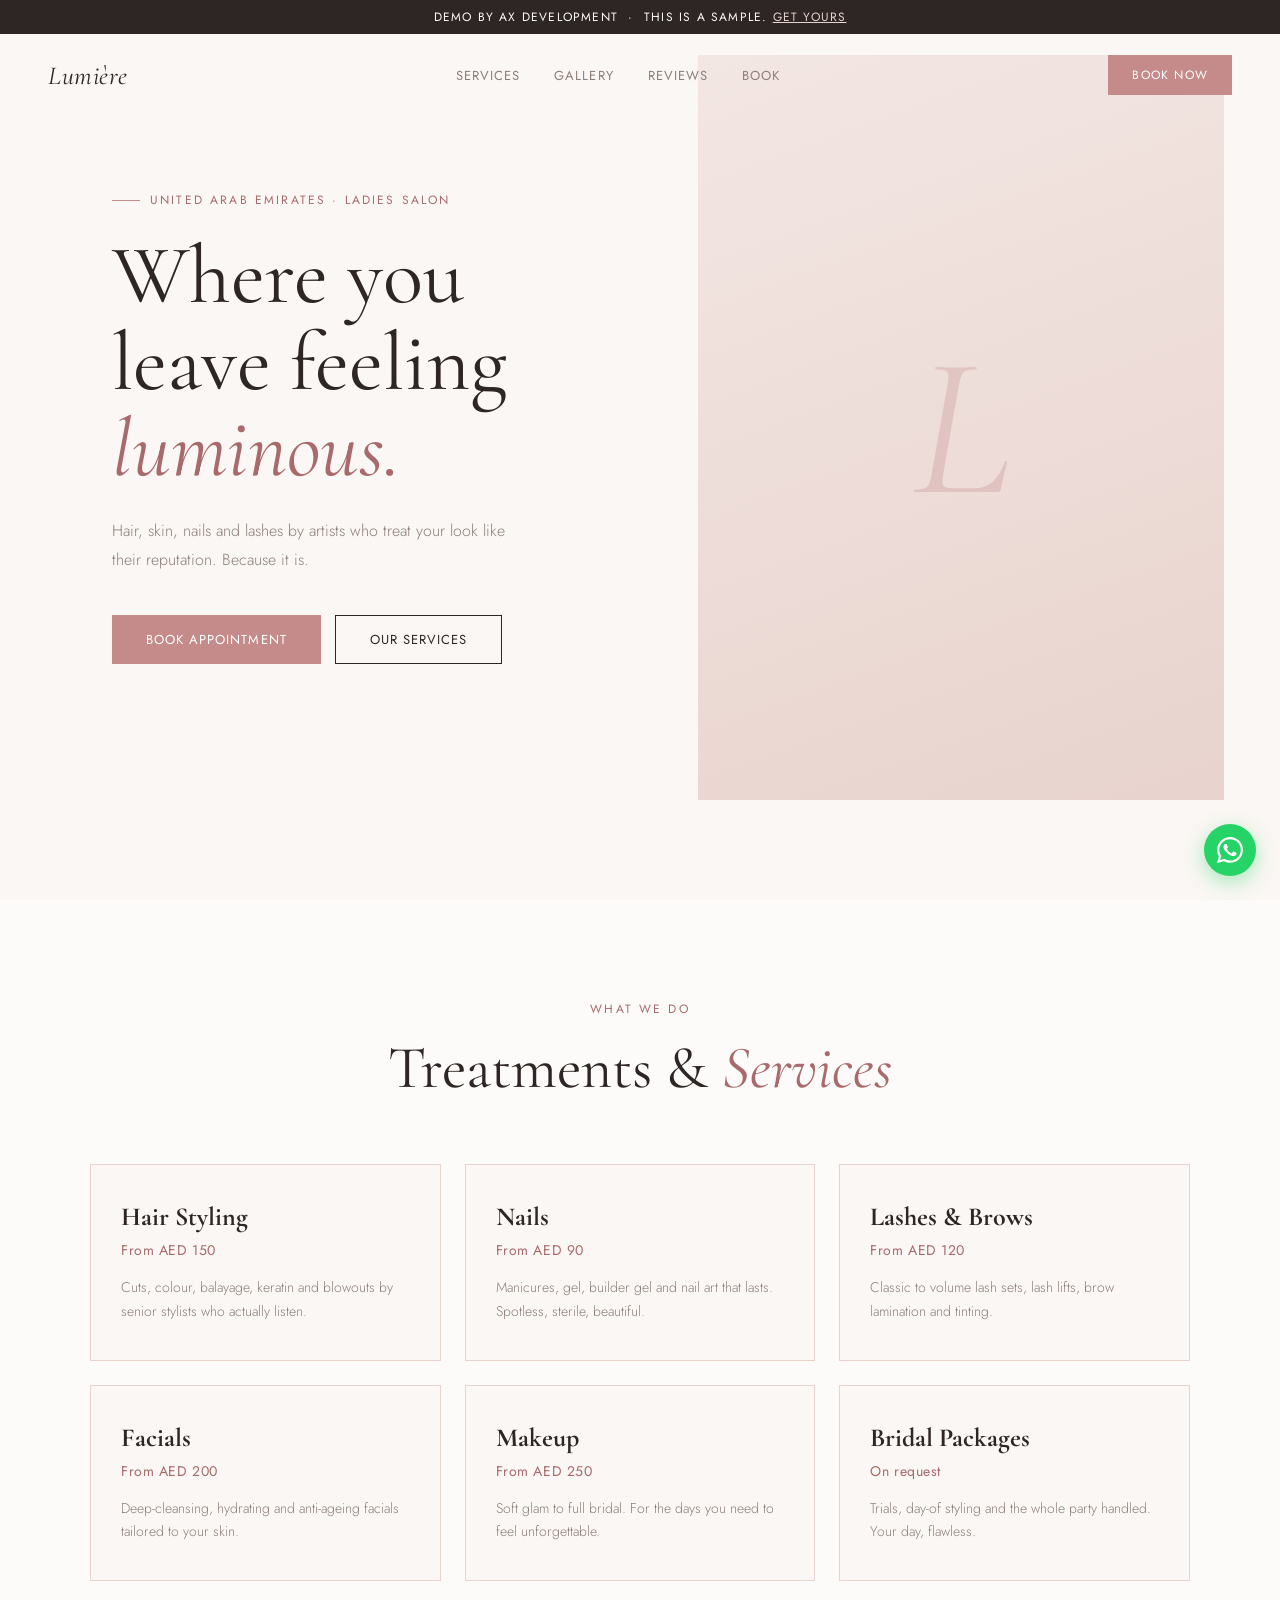
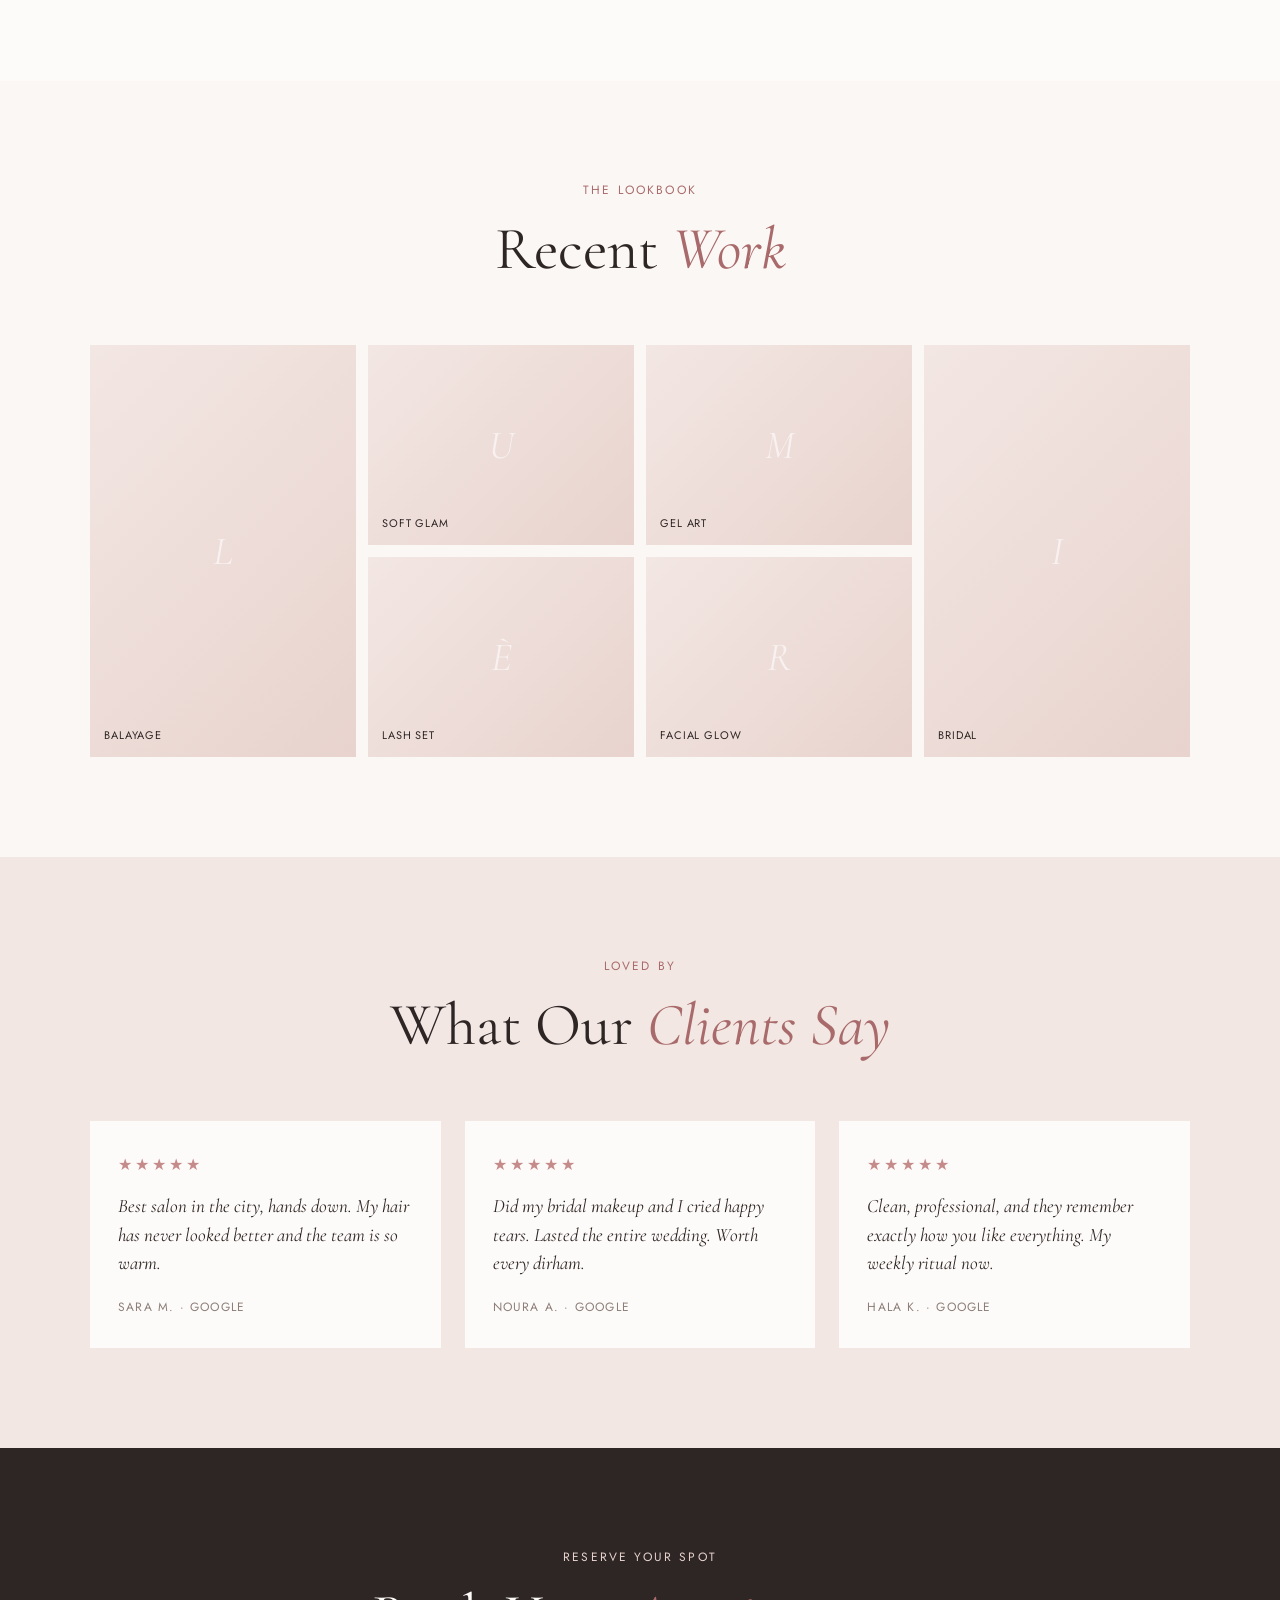
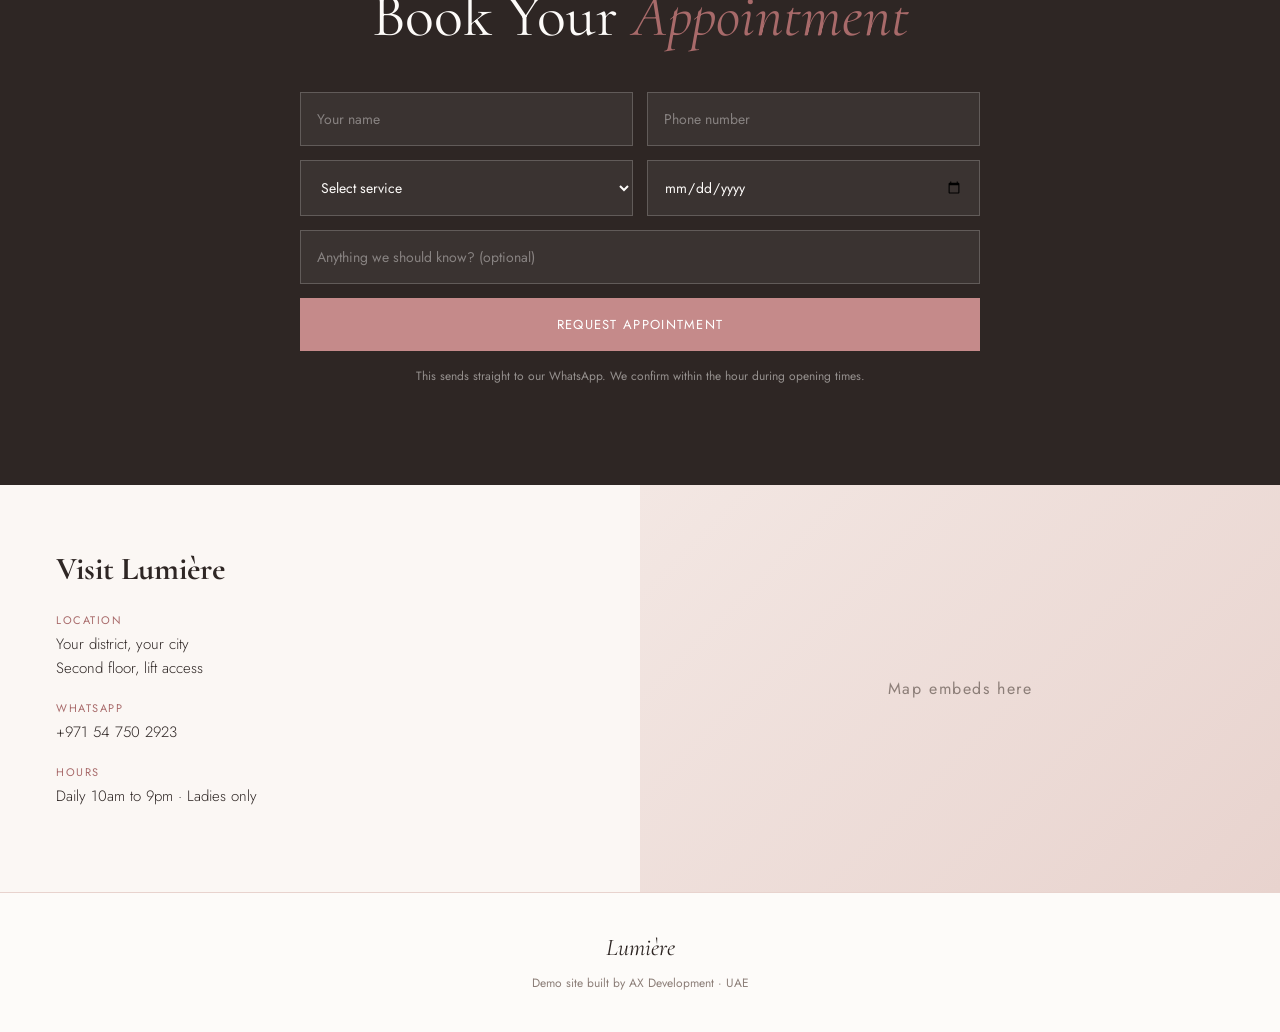
<file: growth.html>
<!DOCTYPE html>
<html lang="en">
<head>
<meta charset="UTF-8">
<meta name="viewport" content="width=device-width, initial-scale=1.0">
<title>Lumière Beauty Lounge — UAE</title>
<link href="https://fonts.googleapis.com/css2?family=Cormorant+Garamond:ital,wght@0,400;0,500;1,400&family=Jost:wght@300;400;500&display=swap" rel="stylesheet">
<style>
*,*::before,*::after{box-sizing:border-box;margin:0;padding:0}
:root{--bg:#FBF7F4;--blush:#E8D3CE;--blush2:#F3E7E3;--rose:#C58A8A;--rose-dk:#A86A6A;--ink:#2E2624;--muted:#8C7E78;--cream:#FDFBF9}
html{scroll-behavior:smooth}
body{font-family:'Jost',sans-serif;background:var(--bg);color:var(--ink);-webkit-font-smoothing:antialiased}
.demo-ribbon{position:fixed;top:0;left:0;right:0;z-index:200;background:var(--ink);color:var(--cream);text-align:center;padding:8px;font-size:12px;letter-spacing:0.1em;text-transform:uppercase}
.demo-ribbon a{color:var(--blush);text-decoration:underline}
nav{position:fixed;top:33px;left:0;right:0;z-index:100;display:flex;align-items:center;justify-content:space-between;padding:22px 48px;transition:0.3s;border-bottom:1px solid transparent}
nav.scrolled{background:rgba(251,247,244,0.95);backdrop-filter:blur(12px);padding:14px 48px;border-color:var(--blush)}
.logo{font-family:'Cormorant Garamond',serif;font-size:26px;font-style:italic;color:var(--ink);letter-spacing:0.02em}
.nav-links{display:flex;gap:34px}
.nav-links a{font-size:13px;letter-spacing:0.08em;text-transform:uppercase;color:var(--muted);text-decoration:none;transition:0.2s}
.nav-links a:hover{color:var(--rose-dk)}
.nav-book{background:var(--rose);color:#fff;padding:11px 24px;font-size:12px;letter-spacing:0.1em;text-transform:uppercase;text-decoration:none}
.hero{min-height:100vh;display:grid;grid-template-columns:1.1fr 0.9fr;padding-top:55px}
.hero-left{display:flex;flex-direction:column;justify-content:center;padding:60px 56px}
.hero-tag{font-size:12px;letter-spacing:0.18em;text-transform:uppercase;color:var(--rose-dk);margin-bottom:24px;display:flex;align-items:center;gap:10px}
.hero-tag::before{content:'';width:28px;height:1px;background:var(--rose)}
.hero h1{font-family:'Cormorant Garamond',serif;font-size:clamp(48px,6.5vw,88px);font-weight:400;line-height:1.04;margin-bottom:24px}
.hero h1 em{font-style:italic;color:var(--rose-dk)}
.hero p{font-size:16px;font-weight:300;line-height:1.8;color:var(--muted);max-width:400px;margin-bottom:40px}
.hero-actions{display:flex;gap:14px;flex-wrap:wrap}
.btn-rose{background:var(--rose);color:#fff;padding:15px 34px;font-size:13px;letter-spacing:0.08em;text-transform:uppercase;text-decoration:none;transition:0.3s}
.btn-rose:hover{background:var(--rose-dk)}
.btn-line{border:1px solid var(--ink);color:var(--ink);padding:14px 34px;font-size:13px;letter-spacing:0.08em;text-transform:uppercase;text-decoration:none;transition:0.3s}
.btn-line:hover{background:var(--ink);color:var(--cream)}
.hero-right{background:linear-gradient(160deg,var(--blush2),var(--blush));display:flex;align-items:center;justify-content:center;position:relative}
.hero-right span{font-family:'Cormorant Garamond',serif;font-size:200px;font-style:italic;color:rgba(197,138,138,0.3)}
section{padding:100px 56px}
.sec-head{text-align:center;margin-bottom:60px}
.sec-tag{font-size:12px;letter-spacing:0.18em;text-transform:uppercase;color:var(--rose-dk);margin-bottom:14px}
.sec-title{font-family:'Cormorant Garamond',serif;font-size:clamp(34px,5vw,60px);font-weight:400}
.sec-title em{font-style:italic;color:var(--rose-dk)}
.services{background:var(--cream)}
.svc-grid{max-width:1100px;margin:0 auto;display:grid;grid-template-columns:repeat(3,1fr);gap:24px}
.svc-card{background:var(--bg);padding:36px 30px;border:1px solid var(--blush);transition:0.4s}
.svc-card:hover{transform:translateY(-6px);box-shadow:0 24px 50px -20px rgba(197,138,138,0.3)}
.svc-card h3{font-family:'Cormorant Garamond',serif;font-size:26px;margin-bottom:8px}
.svc-card .price{font-size:14px;color:var(--rose-dk);letter-spacing:0.04em;margin-bottom:16px}
.svc-card p{font-size:14px;color:var(--muted);font-weight:300;line-height:1.7}
.gallery{background:var(--bg)}
.gal-grid{max-width:1100px;margin:0 auto;display:grid;grid-template-columns:repeat(4,1fr);grid-auto-rows:200px;gap:12px}
.gal-item{background:linear-gradient(135deg,var(--blush2),var(--blush));position:relative;overflow:hidden;display:flex;align-items:center;justify-content:center}
.gal-item span{font-family:'Cormorant Garamond',serif;font-size:40px;font-style:italic;color:rgba(255,255,255,0.6)}
.gal-item.tall{grid-row:span 2}
.gal-item::after{content:attr(data-label);position:absolute;bottom:14px;left:14px;font-size:11px;letter-spacing:0.08em;text-transform:uppercase;color:var(--ink)}
.reviews{background:var(--blush2)}
.rev-grid{max-width:1100px;margin:0 auto;display:grid;grid-template-columns:repeat(3,1fr);gap:24px}
.rev-card{background:var(--cream);padding:32px 28px}
.rev-stars{color:var(--rose);letter-spacing:3px;margin-bottom:16px}
.rev-card p{font-family:'Cormorant Garamond',serif;font-size:19px;font-style:italic;line-height:1.5;margin-bottom:20px}
.rev-author{font-size:12px;letter-spacing:0.1em;text-transform:uppercase;color:var(--muted)}
.booking{background:var(--ink);color:var(--cream)}
.book-inner{max-width:680px;margin:0 auto;text-align:center}
.book-inner .sec-tag{color:var(--blush)}
.book-inner .sec-title{color:var(--cream)}
.book-form{margin-top:40px;display:grid;grid-template-columns:1fr 1fr;gap:14px}
.book-form input,.book-form select{padding:16px;background:rgba(253,251,249,0.06);border:1px solid rgba(253,251,249,0.2);color:var(--cream);font-family:'Jost',sans-serif;font-size:14px;outline:none;transition:0.3s}
.book-form input:focus,.book-form select:focus{border-color:var(--rose)}
.book-form input::placeholder{color:rgba(253,251,249,0.4)}
.book-form option{color:#2E2624}
.book-form .full{grid-column:1 / -1}
.book-submit{grid-column:1 / -1;background:var(--rose);color:#fff;border:none;padding:17px;font-size:13px;letter-spacing:0.1em;text-transform:uppercase;font-family:'Jost',sans-serif;cursor:pointer;transition:0.3s}
.book-submit:hover{background:var(--rose-dk)}
.book-note{margin-top:16px;font-size:12px;color:rgba(253,251,249,0.5)}
.map-strip{display:grid;grid-template-columns:1fr 1fr;min-height:400px}
.map-info{padding:64px 56px;display:flex;flex-direction:column;justify-content:center}
.map-info h3{font-family:'Cormorant Garamond',serif;font-size:32px;margin-bottom:24px}
.map-detail{margin-bottom:20px}
.map-detail .lbl{font-size:11px;letter-spacing:0.14em;text-transform:uppercase;color:var(--rose-dk);margin-bottom:4px}
.map-detail .val{font-size:15px;color:var(--ink);font-weight:300;line-height:1.6}
.map-visual{background:linear-gradient(135deg,var(--blush2),var(--blush));display:flex;align-items:center;justify-content:center}
.map-visual span{font-size:16px;color:var(--muted);letter-spacing:0.1em}
footer{background:var(--cream);border-top:1px solid var(--blush);padding:40px 56px;text-align:center}
.foot-logo{font-family:'Cormorant Garamond',serif;font-size:24px;font-style:italic;margin-bottom:12px}
.foot-copy{font-size:12px;color:var(--muted)}
.wa-float{position:fixed;bottom:24px;right:24px;width:52px;height:52px;border-radius:50%;background:#25D366;display:flex;align-items:center;justify-content:center;z-index:90;box-shadow:0 6px 20px rgba(37,211,102,0.4)}
.wa-float svg{width:26px;height:26px;fill:#fff}
.reveal{opacity:0;transform:translateY(24px);transition:0.8s cubic-bezier(0.16,1,0.3,1)}
.reveal.vis{opacity:1;transform:none}
@media(max-width:900px){nav{padding:16px 20px}nav.scrolled{padding:12px 20px}.nav-links{display:none}.hero{grid-template-columns:1fr}.hero-left{padding:50px 20px}.hero-right{min-height:300px}.hero-right span{font-size:120px}section{padding:70px 20px}.svc-grid{grid-template-columns:1fr}.gal-grid{grid-template-columns:1fr 1fr;grid-auto-rows:150px}.gal-item.tall{grid-row:span 1}.rev-grid{grid-template-columns:1fr}.book-form{grid-template-columns:1fr}.map-strip{grid-template-columns:1fr}.map-visual{min-height:240px}}
</style>
</head>
<body>
<div class="demo-ribbon">Demo by AX Development &nbsp;&middot;&nbsp; This is a sample. <a href="https://wa.me/971547502923" target="_blank">Get yours</a></div>
<nav id="nav">
  <div class="logo">Lumière</div>
  <div class="nav-links"><a href="#services">Services</a><a href="#gallery">Gallery</a><a href="#reviews">Reviews</a><a href="#book">Book</a></div>
  <a href="#book" class="nav-book">Book Now</a>
</nav>
<section class="hero">
  <div class="hero-left">
    <div class="hero-tag">United Arab Emirates &middot; Ladies Salon</div>
    <h1>Where you<br>leave feeling<br><em>luminous.</em></h1>
    <p>Hair, skin, nails and lashes by artists who treat your look like their reputation. Because it is.</p>
    <div class="hero-actions"><a href="#book" class="btn-rose">Book appointment</a><a href="#services" class="btn-line">Our services</a></div>
  </div>
  <div class="hero-right"><span>L</span></div>
</section>
<section class="services" id="services">
  <div class="sec-head reveal"><div class="sec-tag">What We Do</div><h2 class="sec-title">Treatments &amp; <em>Services</em></h2></div>
  <div class="svc-grid">
    <div class="svc-card reveal"><h3>Hair Styling</h3><div class="price">From AED 150</div><p>Cuts, colour, balayage, keratin and blowouts by senior stylists who actually listen.</p></div>
    <div class="svc-card reveal"><h3>Nails</h3><div class="price">From AED 90</div><p>Manicures, gel, builder gel and nail art that lasts. Spotless, sterile, beautiful.</p></div>
    <div class="svc-card reveal"><h3>Lashes &amp; Brows</h3><div class="price">From AED 120</div><p>Classic to volume lash sets, lash lifts, brow lamination and tinting.</p></div>
    <div class="svc-card reveal"><h3>Facials</h3><div class="price">From AED 200</div><p>Deep-cleansing, hydrating and anti-ageing facials tailored to your skin.</p></div>
    <div class="svc-card reveal"><h3>Makeup</h3><div class="price">From AED 250</div><p>Soft glam to full bridal. For the days you need to feel unforgettable.</p></div>
    <div class="svc-card reveal"><h3>Bridal Packages</h3><div class="price">On request</div><p>Trials, day-of styling and the whole party handled. Your day, flawless.</p></div>
  </div>
</section>
<section class="gallery" id="gallery">
  <div class="sec-head reveal"><div class="sec-tag">The Lookbook</div><h2 class="sec-title">Recent <em>Work</em></h2></div>
  <div class="gal-grid">
    <div class="gal-item tall reveal" data-label="Balayage"><span>L</span></div>
    <div class="gal-item reveal" data-label="Soft Glam"><span>U</span></div>
    <div class="gal-item reveal" data-label="Gel Art"><span>M</span></div>
    <div class="gal-item tall reveal" data-label="Bridal"><span>I</span></div>
    <div class="gal-item reveal" data-label="Lash Set"><span>È</span></div>
    <div class="gal-item reveal" data-label="Facial Glow"><span>R</span></div>
  </div>
</section>
<section class="reviews" id="reviews">
  <div class="sec-head reveal"><div class="sec-tag">Loved By</div><h2 class="sec-title">What Our <em>Clients Say</em></h2></div>
  <div class="rev-grid">
    <div class="rev-card reveal"><div class="rev-stars">&#9733;&#9733;&#9733;&#9733;&#9733;</div><p>Best salon in the city, hands down. My hair has never looked better and the team is so warm.</p><div class="rev-author">Sara M. &middot; Google</div></div>
    <div class="rev-card reveal"><div class="rev-stars">&#9733;&#9733;&#9733;&#9733;&#9733;</div><p>Did my bridal makeup and I cried happy tears. Lasted the entire wedding. Worth every dirham.</p><div class="rev-author">Noura A. &middot; Google</div></div>
    <div class="rev-card reveal"><div class="rev-stars">&#9733;&#9733;&#9733;&#9733;&#9733;</div><p>Clean, professional, and they remember exactly how you like everything. My weekly ritual now.</p><div class="rev-author">Hala K. &middot; Google</div></div>
  </div>
</section>
<section class="booking" id="book">
  <div class="book-inner reveal">
    <div class="sec-tag">Reserve Your Spot</div>
    <h2 class="sec-title">Book Your <em>Appointment</em></h2>
    <div class="book-form">
      <input type="text" placeholder="Your name">
      <input type="tel" placeholder="Phone number">
      <select><option>Select service</option><option>Hair Styling</option><option>Nails</option><option>Lashes &amp; Brows</option><option>Facial</option><option>Makeup</option><option>Bridal</option></select>
      <input type="date">
      <input type="text" class="full" placeholder="Anything we should know? (optional)">
      <button class="book-submit" onclick="sendBooking()">Request appointment</button>
    </div>
    <div class="book-note">This sends straight to our WhatsApp. We confirm within the hour during opening times.</div>
  </div>
</section>
<div class="map-strip">
  <div class="map-info">
    <h3>Visit Lumière</h3>
    <div class="map-detail"><div class="lbl">Location</div><div class="val">Your district, your city<br>Second floor, lift access</div></div>
    <div class="map-detail"><div class="lbl">WhatsApp</div><div class="val">+971 54 750 2923</div></div>
    <div class="map-detail"><div class="lbl">Hours</div><div class="val">Daily 10am to 9pm &middot; Ladies only</div></div>
  </div>
  <div class="map-visual"><span>Map embeds here</span></div>
</div>
<footer>
  <div class="foot-logo">Lumière</div>
  <div class="foot-copy">Demo site built by AX Development &middot; UAE</div>
</footer>
<a href="https://wa.me/971547502923" class="wa-float" target="_blank" aria-label="WhatsApp"><svg viewBox="0 0 24 24"><path d="M17.472 14.382c-.297-.149-1.758-.867-2.03-.967-.273-.099-.471-.148-.67.15-.197.297-.767.966-.94 1.164-.173.199-.347.223-.644.075-.297-.15-1.255-.463-2.39-1.475-.883-.788-1.48-1.761-1.653-2.059-.173-.297-.018-.458.13-.606.134-.133.298-.347.446-.52.149-.174.198-.298.298-.497.099-.198.05-.371-.025-.52-.075-.149-.669-1.612-.916-2.207-.242-.579-.487-.5-.669-.51-.173-.008-.371-.01-.57-.01-.198 0-.52.074-.792.372-.272.297-1.04 1.016-1.04 2.479 0 1.462 1.065 2.875 1.213 3.074.149.198 2.096 3.2 5.077 4.487.709.306 1.262.489 1.694.625.712.227 1.36.195 1.871.118.571-.085 1.758-.719 2.006-1.413.248-.694.248-1.289.173-1.413-.074-.124-.272-.198-.57-.347m-5.421 7.403h-.004a9.87 9.87 0 01-5.031-1.378l-.361-.214-3.741.982.998-3.648-.235-.374a9.86 9.86 0 01-1.51-5.26c.001-5.45 4.436-9.884 9.888-9.884 2.64 0 5.122 1.03 6.988 2.898a9.825 9.825 0 012.893 6.994c-.003 5.45-4.437 9.884-9.885 9.884m8.413-18.297A11.815 11.815 0 0012.05 0C5.495 0 .16 5.335.157 11.892c0 2.096.547 4.142 1.588 5.945L.057 24l6.305-1.654a11.882 11.882 0 005.683 1.448h.005c6.554 0 11.89-5.335 11.893-11.893a11.821 11.821 0 00-3.48-8.413z"/></svg></a>
<script>
window.addEventListener('scroll',function(){document.getElementById('nav').classList.toggle('scrolled',window.scrollY>40)});
var ob=new IntersectionObserver(function(es){es.forEach(function(e){if(e.isIntersecting){e.target.classList.add('vis');ob.unobserve(e.target)}})},{threshold:0.15});
document.querySelectorAll('.reveal').forEach(function(el){ob.observe(el)});
function sendBooking(){var t='Hi Lumière, I would like to book an appointment.';window.open('https://wa.me/971547502923?text='+encodeURIComponent(t),'_blank')}
</script>
</body>
</html>
</file>
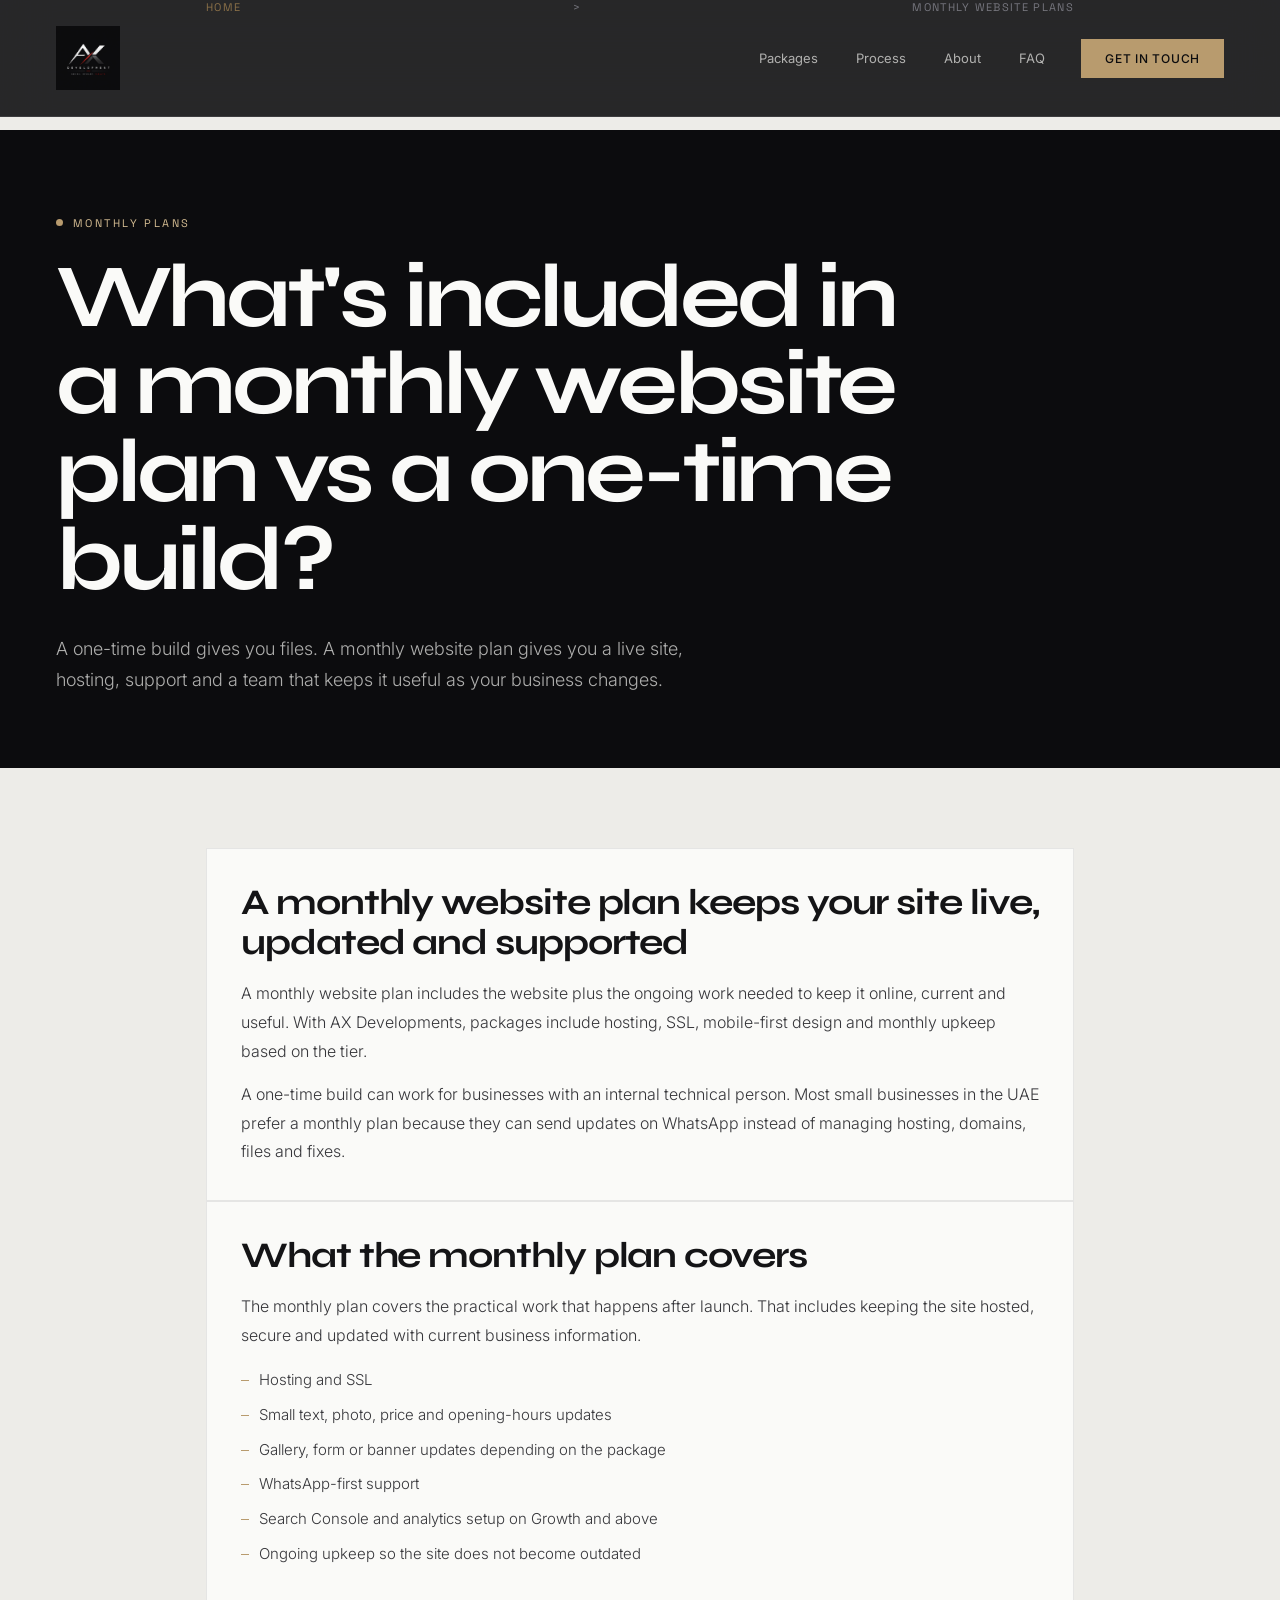
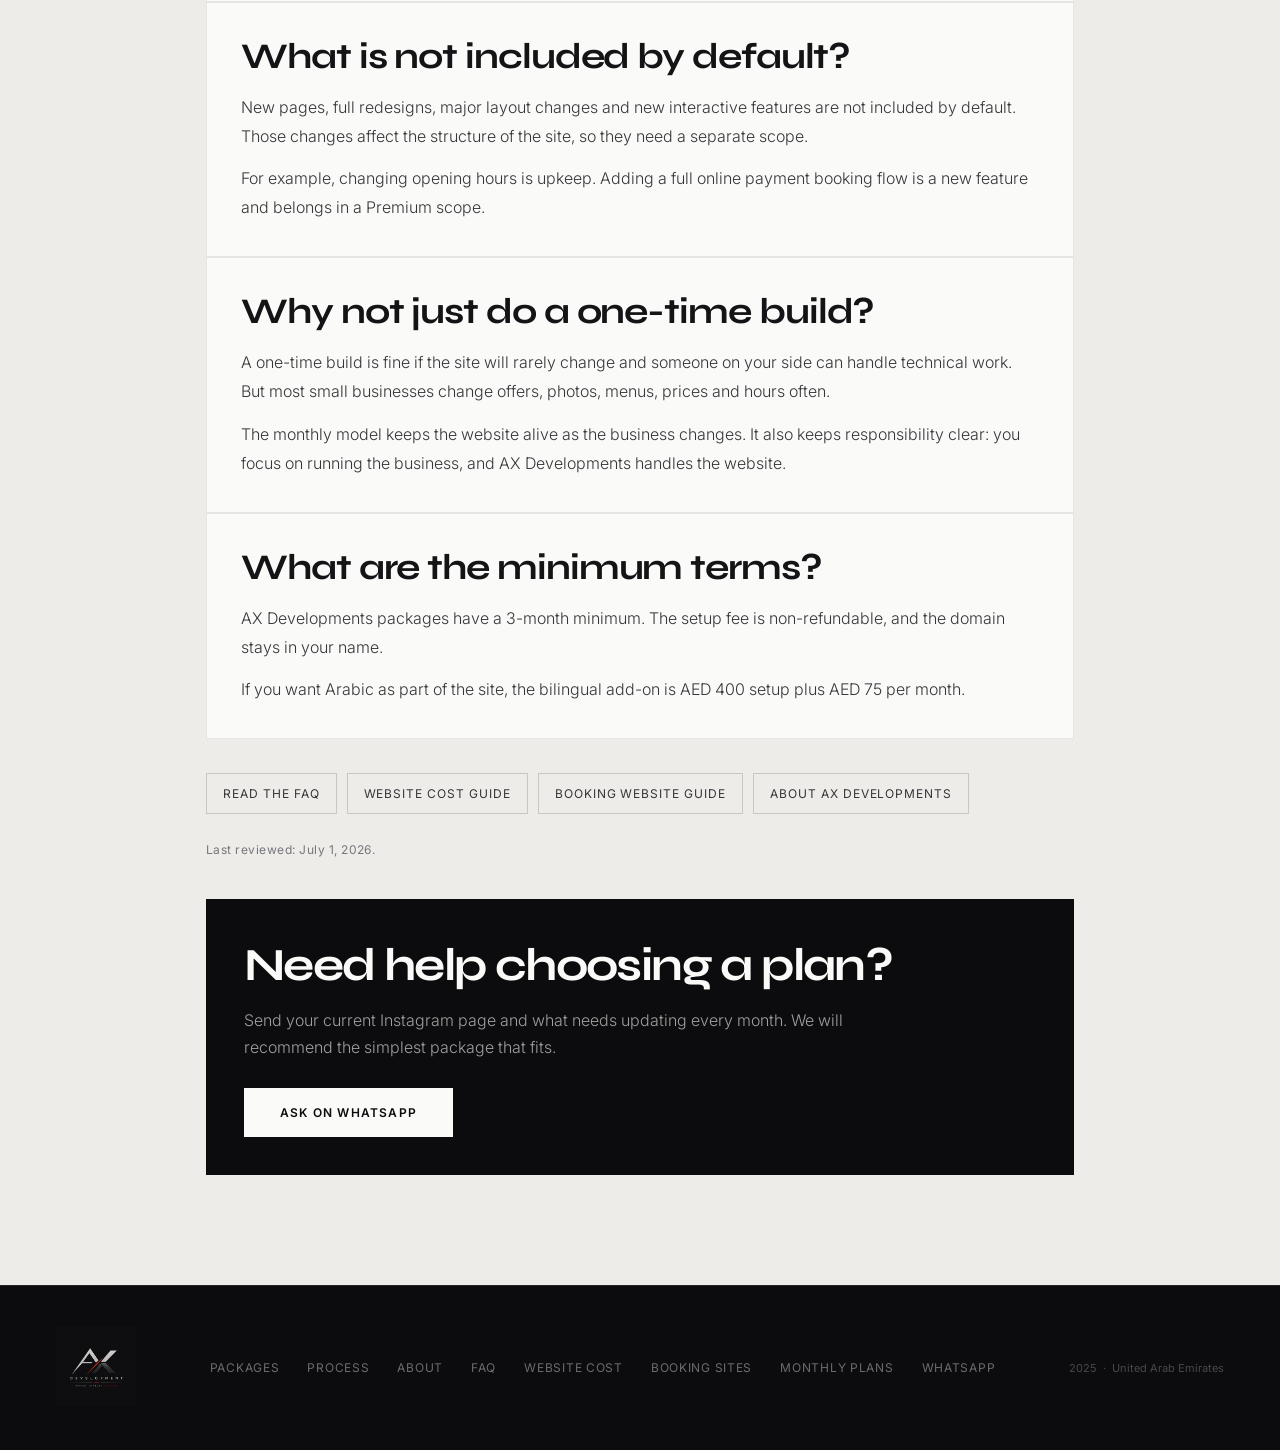
<file: monthly-website-plan.html>
<!DOCTYPE html>
<html lang="en">
<head>
<meta charset="UTF-8">
<meta name="viewport" content="width=device-width, initial-scale=1.0">
<title>Monthly Website Plan vs One-Time Build | AX Developments UAE</title>
<meta name="description" content="Compare monthly website plans with one-time website builds for UAE small businesses that need updates, hosting and support.">
<link rel="canonical" href="https://www.axdevelopments.ae/monthly-website-plan.html">
<meta property="og:title" content="Monthly Website Plan vs One-Time Build | AX Developments UAE">
<meta property="og:description" content="What UAE small businesses get with a monthly website plan compared with a one-time website build.">
<meta property="og:image" content="https://www.axdevelopments.ae/AX_Logo.png">
<meta property="og:url" content="https://www.axdevelopments.ae/monthly-website-plan.html">
<meta property="og:type" content="article">
<link rel="preconnect" href="https://fonts.googleapis.com">
<link rel="preconnect" href="https://fonts.gstatic.com" crossorigin>
<link href="https://fonts.googleapis.com/css2?family=Syne:wght@400;500;600;700;800&family=Inter:wght@300;400;500;600&family=Space+Grotesk:wght@300;400;500&display=swap" rel="stylesheet">
<link rel="stylesheet" href="style.css">
<script type="application/ld+json">
{
  "@context": "https://schema.org",
  "@type": "BreadcrumbList",
  "itemListElement": [
    {
      "@type": "ListItem",
      "position": 1,
      "name": "Home",
      "item": "https://www.axdevelopments.ae/"
    },
    {
      "@type": "ListItem",
      "position": 2,
      "name": "Monthly website plans",
      "item": "https://www.axdevelopments.ae/monthly-website-plan.html"
    }
  ]
}
</script>
</head>
<body class="content-page">
<nav class="content-nav">
  <a href="index.html" class="nav-brand-link"><img src="AX_Logo.png" alt="AX Developments logo" class="nav-logo"></a>
  <div class="nav-right">
    <a href="index.html#packages" class="nav-link">Packages</a>
    <a href="index.html#process" class="nav-link">Process</a>
    <a href="about.html" class="nav-link">About</a>
    <a href="faq.html" class="nav-link">FAQ</a>
    <a href="https://wa.me/971547502923" class="nav-cta" target="_blank" rel="noopener">Get in touch</a>
  </div>
</nav>
<main class="content-main">
  <nav class="breadcrumb" aria-label="Breadcrumb"><a href="index.html">Home</a><span>&gt;</span><span>Monthly website plans</span></nav>
  <section class="content-hero">
    <div class="content-hero-inner">
      <div class="content-kicker">Monthly plans</div>
      <h1 class="content-title">What's included in a monthly website plan vs a one-time build?</h1>
      <p class="content-intro">A one-time build gives you files. A monthly website plan gives you a live site, hosting, support and a team that keeps it useful as your business changes.</p>
    </div>
  </section>
  <section class="content-wrap">
    <article class="answer-card">
      <h2>A monthly website plan keeps your site live, updated and supported</h2>
      <p>A monthly website plan includes the website plus the ongoing work needed to keep it online, current and useful. With AX Developments, packages include hosting, SSL, mobile-first design and monthly upkeep based on the tier.</p>
      <p>A one-time build can work for businesses with an internal technical person. Most small businesses in the UAE prefer a monthly plan because they can send updates on WhatsApp instead of managing hosting, domains, files and fixes.</p>
    </article>
    <article class="answer-card">
      <h2>What the monthly plan covers</h2>
      <p>The monthly plan covers the practical work that happens after launch. That includes keeping the site hosted, secure and updated with current business information.</p>
      <ul>
        <li>Hosting and SSL</li>
        <li>Small text, photo, price and opening-hours updates</li>
        <li>Gallery, form or banner updates depending on the package</li>
        <li>WhatsApp-first support</li>
        <li>Search Console and analytics setup on Growth and above</li>
        <li>Ongoing upkeep so the site does not become outdated</li>
      </ul>
    </article>
    <article class="answer-card">
      <h2>What is not included by default?</h2>
      <p>New pages, full redesigns, major layout changes and new interactive features are not included by default. Those changes affect the structure of the site, so they need a separate scope.</p>
      <p>For example, changing opening hours is upkeep. Adding a full online payment booking flow is a new feature and belongs in a Premium scope.</p>
    </article>
    <article class="answer-card">
      <h2>Why not just do a one-time build?</h2>
      <p>A one-time build is fine if the site will rarely change and someone on your side can handle technical work. But most small businesses change offers, photos, menus, prices and hours often.</p>
      <p>The monthly model keeps the website alive as the business changes. It also keeps responsibility clear: you focus on running the business, and AX Developments handles the website.</p>
    </article>
    <article class="answer-card">
      <h2>What are the minimum terms?</h2>
      <p>AX Developments packages have a 3-month minimum. The setup fee is non-refundable, and the domain stays in your name.</p>
      <p>If you want Arabic as part of the site, the bilingual add-on is AED 400 setup plus AED 75 per month.</p>
    </article>
    <div class="resource-links">
      <a href="faq.html">Read the FAQ</a>
      <a href="website-cost-abu-dhabi.html">Website cost guide</a>
      <a href="booking-website-uae.html">Booking website guide</a>
      <a href="about.html">About AX Developments</a>
    </div>
    <div class="last-reviewed">Last reviewed: July 1, 2026.</div>
    <div class="content-cta">
      <h2>Need help choosing a plan?</h2>
      <p>Send your current Instagram page and what needs updating every month. We will recommend the simplest package that fits.</p>
      <a href="https://wa.me/971547502923?text=Hi AX, I want help choosing between a monthly website plan and a one-time build." class="btn-primary" target="_blank" rel="noopener"><span>Ask on WhatsApp</span></a>
    </div>
  </section>
</main>
<footer>
  <div class="footer-brand"><img src="AX_Logo.png" alt="AX Developments logo" class="footer-logo-img"></div>
  <div class="footer-links"><a href="index.html#packages">Packages</a><a href="index.html#process">Process</a><a href="about.html">About</a><a href="faq.html">FAQ</a><a href="website-cost-abu-dhabi.html">Website cost</a><a href="booking-website-uae.html">Booking sites</a><a href="monthly-website-plan.html">Monthly plans</a><a href="https://wa.me/971547502923" target="_blank" rel="noopener">WhatsApp</a></div>
  <div class="footer-copy">2025 &nbsp;&middot;&nbsp; United Arab Emirates</div>
</footer>
</body>
</html>
</file>
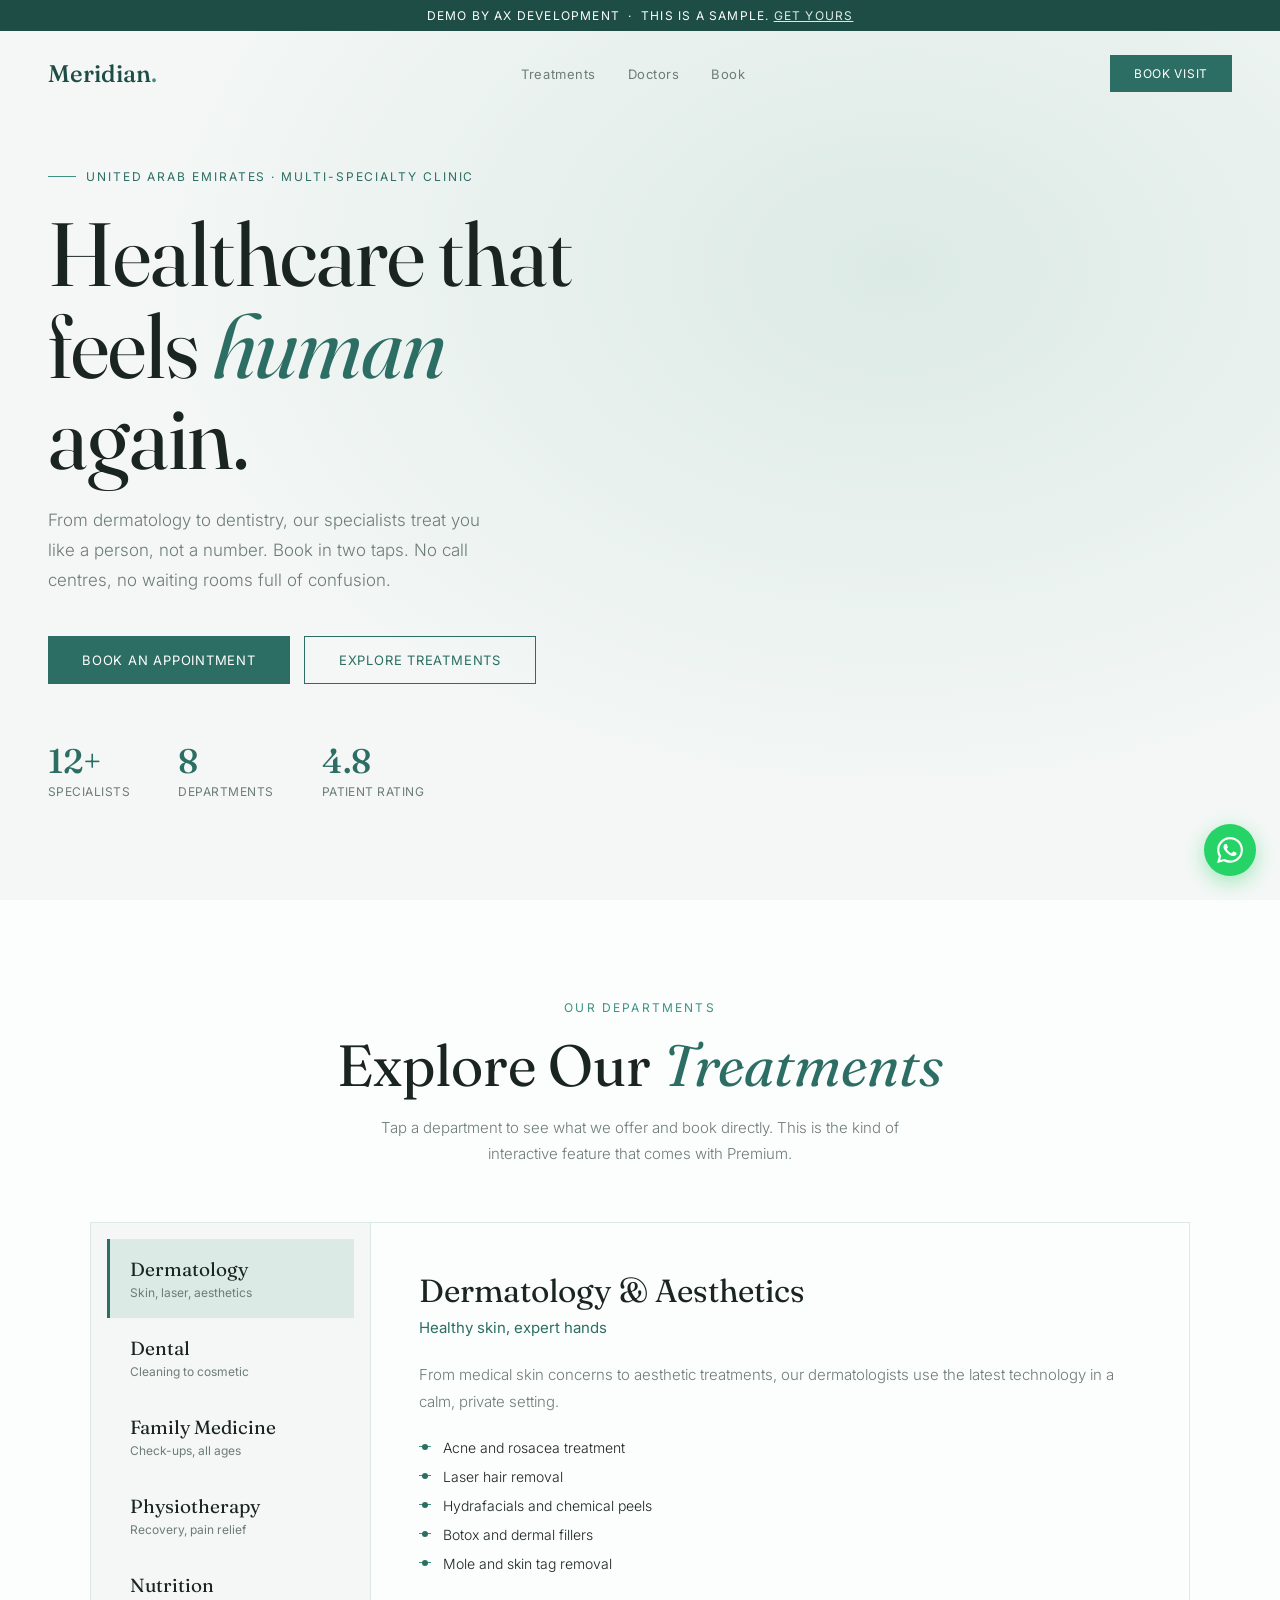
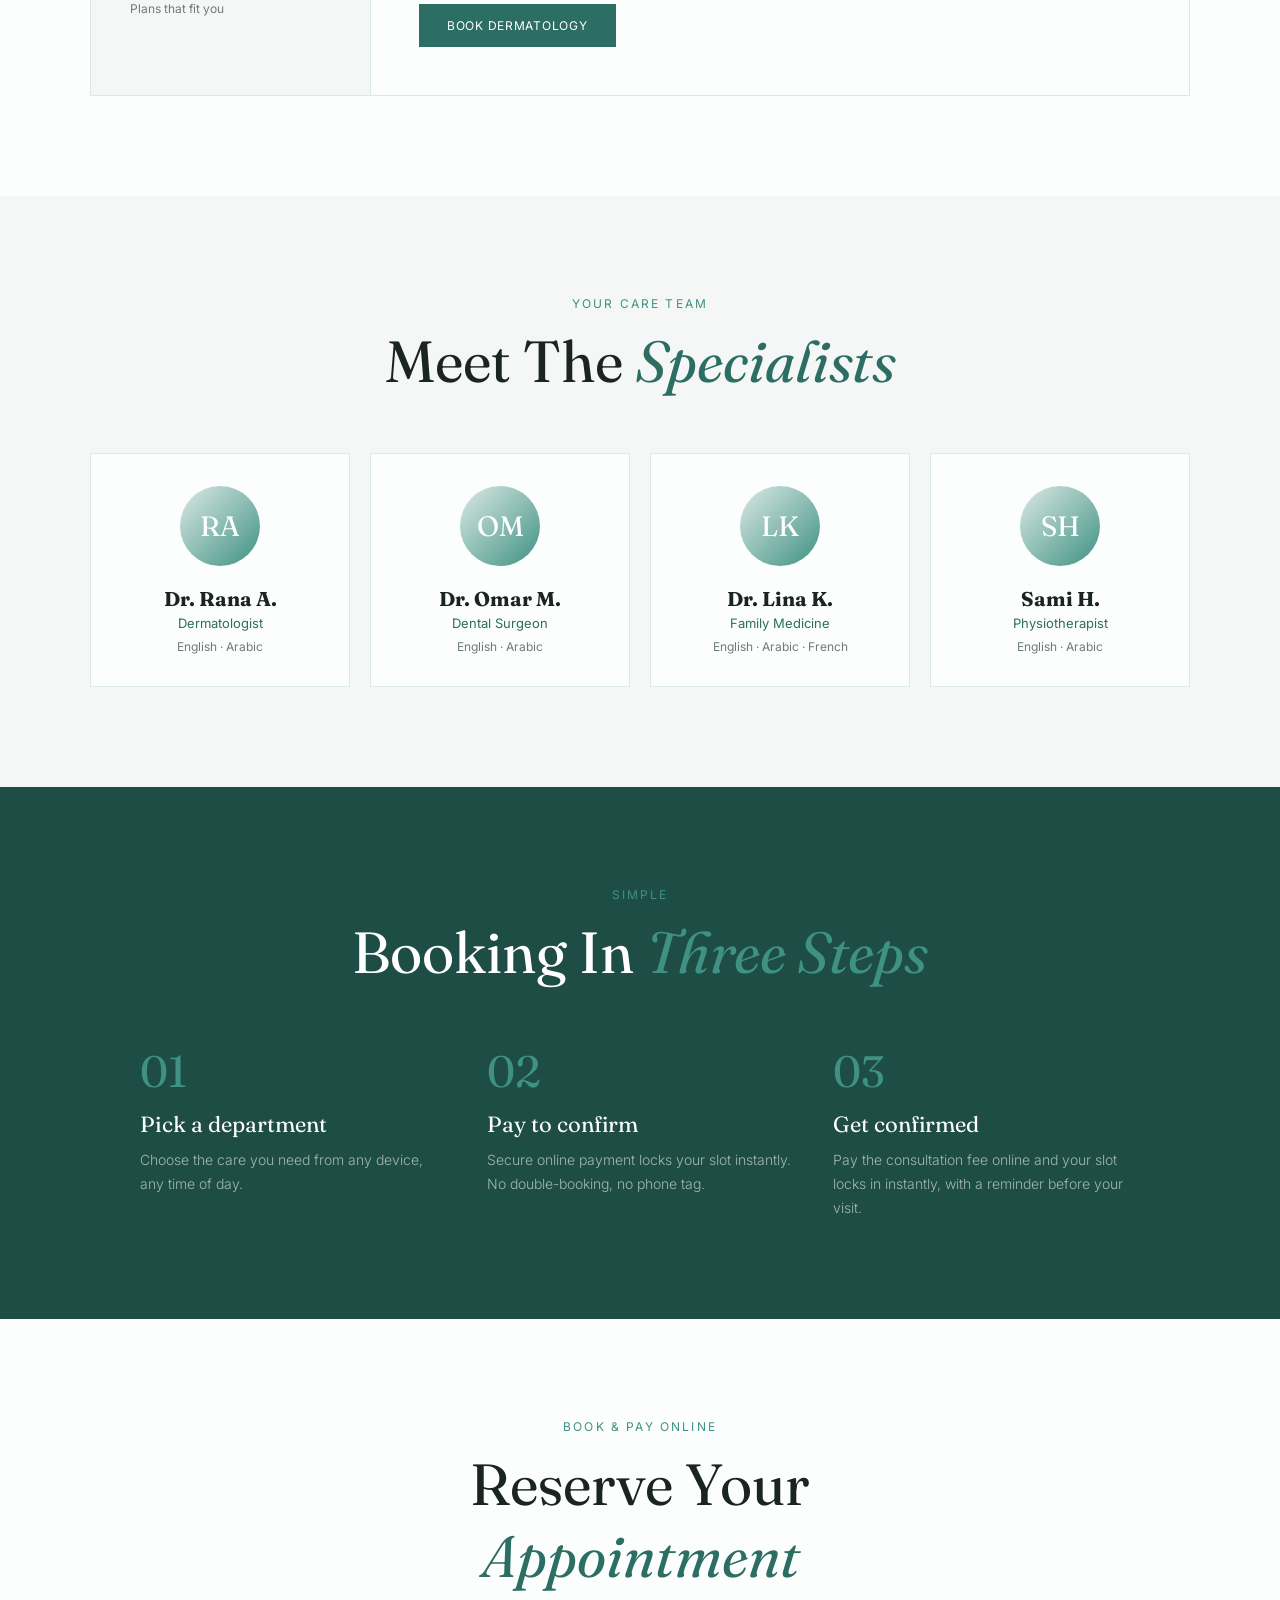
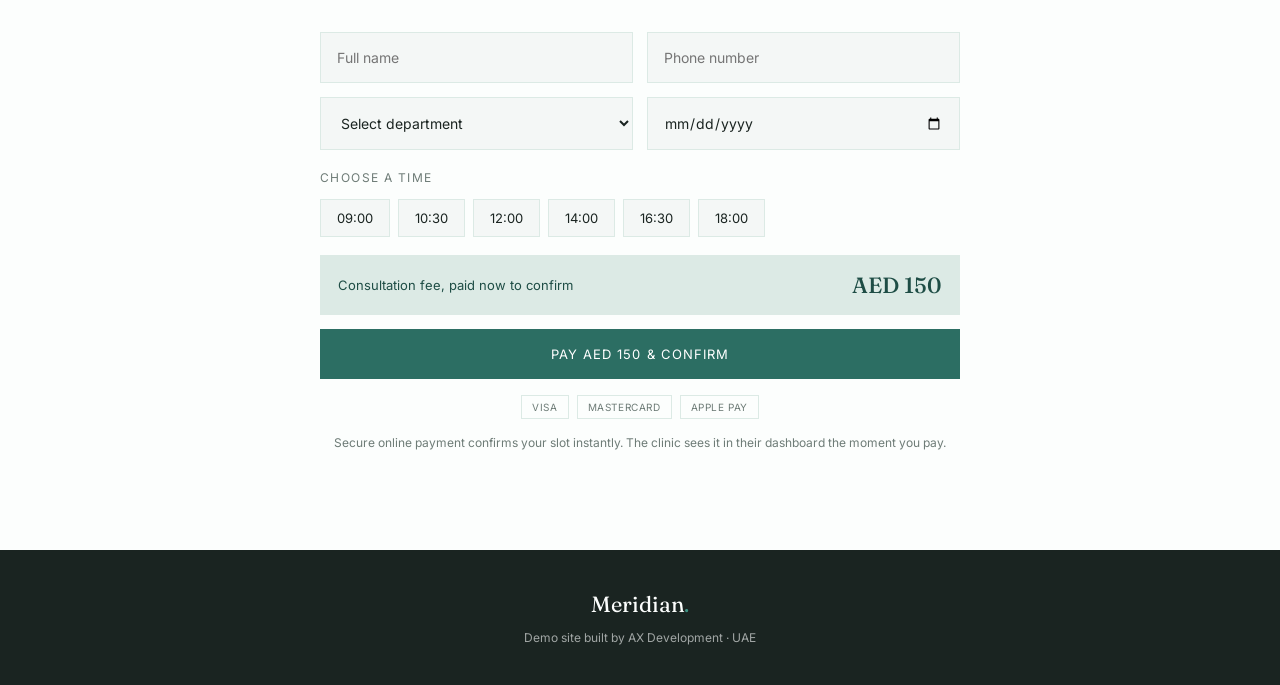
<file: premium.html>
<!DOCTYPE html>
<html lang="en">
<head>
<meta charset="UTF-8">
<meta name="viewport" content="width=device-width, initial-scale=1.0">
<title>Meridian Medical Center — UAE</title>
<link href="https://fonts.googleapis.com/css2?family=Fraunces:ital,opsz,wght@0,9..144,400;0,9..144,500;1,9..144,400&family=Inter:wght@300;400;500&display=swap" rel="stylesheet">
<style>
*,*::before,*::after{box-sizing:border-box;margin:0;padding:0}
:root{--bg:#F4F7F6;--mint:#DCEAE5;--teal:#2C6E63;--teal-dk:#1E4D45;--teal-br:#3E9183;--ink:#1A2421;--muted:#6E7C77;--white:#FCFEFD}
html{scroll-behavior:smooth}
body{font-family:'Inter',sans-serif;background:var(--bg);color:var(--ink);-webkit-font-smoothing:antialiased}
.demo-ribbon{position:fixed;top:0;left:0;right:0;z-index:200;background:var(--teal-dk);color:var(--white);text-align:center;padding:8px;font-size:12px;letter-spacing:0.1em;text-transform:uppercase}
.demo-ribbon a{color:var(--mint);text-decoration:underline}
nav{position:fixed;top:33px;left:0;right:0;z-index:100;display:flex;align-items:center;justify-content:space-between;padding:22px 48px;transition:0.3s;border-bottom:1px solid transparent}
nav.scrolled{background:rgba(244,247,246,0.96);backdrop-filter:blur(12px);padding:14px 48px;border-color:var(--mint)}
.logo{font-family:'Fraunces',serif;font-size:24px;font-weight:500;color:var(--teal-dk)}
.logo span{color:var(--teal-br)}
.nav-links{display:flex;gap:32px}
.nav-links a{font-size:13px;letter-spacing:0.04em;color:var(--muted);text-decoration:none;transition:0.2s}
.nav-links a:hover{color:var(--teal)}
.nav-book{background:var(--teal);color:#fff;padding:11px 24px;font-size:12px;letter-spacing:0.06em;text-transform:uppercase;text-decoration:none}
.hero{min-height:100vh;display:flex;align-items:center;padding:120px 48px 60px;background:radial-gradient(ellipse at 70% 30%,var(--mint),var(--bg) 60%)}
.hero-inner{max-width:780px}
.hero-tag{display:inline-flex;align-items:center;gap:10px;font-size:12px;letter-spacing:0.16em;text-transform:uppercase;color:var(--teal);margin-bottom:24px}
.hero-tag::before{content:'';width:28px;height:1px;background:var(--teal-br)}
.hero h1{font-family:'Fraunces',serif;font-size:clamp(46px,7vw,92px);font-weight:400;line-height:1.02;margin-bottom:24px;letter-spacing:-0.01em}
.hero h1 em{font-style:italic;color:var(--teal)}
.hero p{font-size:17px;font-weight:300;line-height:1.75;color:var(--muted);max-width:460px;margin-bottom:40px}
.hero-actions{display:flex;gap:14px;flex-wrap:wrap;align-items:center}
.btn-teal{background:var(--teal);color:#fff;padding:16px 34px;font-size:13px;letter-spacing:0.06em;text-transform:uppercase;text-decoration:none;transition:0.3s}
.btn-teal:hover{background:var(--teal-dk)}
.btn-line{border:1px solid var(--teal);color:var(--teal);padding:15px 34px;font-size:13px;letter-spacing:0.06em;text-transform:uppercase;text-decoration:none;transition:0.3s}
.btn-line:hover{background:var(--teal);color:#fff}
.trust-bar{display:flex;gap:48px;flex-wrap:wrap;margin-top:56px}
.trust-item .n{font-family:'Fraunces',serif;font-size:34px;color:var(--teal);font-weight:500}
.trust-item .l{font-size:12px;color:var(--muted);letter-spacing:0.04em;text-transform:uppercase;margin-top:2px}
section{padding:100px 48px}
.sec-head{text-align:center;margin-bottom:56px}
.sec-tag{font-size:12px;letter-spacing:0.18em;text-transform:uppercase;color:var(--teal-br);margin-bottom:14px}
.sec-title{font-family:'Fraunces',serif;font-size:clamp(34px,5vw,58px);font-weight:400}
.sec-title em{font-style:italic;color:var(--teal)}
.sec-sub{font-size:15px;color:var(--muted);font-weight:300;max-width:520px;margin:14px auto 0;line-height:1.7}
.browser{background:var(--white)}
.browser-wrap{max-width:1100px;margin:0 auto;display:grid;grid-template-columns:280px 1fr;gap:0;border:1px solid var(--mint);min-height:460px}
.browser-tabs{background:var(--bg);border-right:1px solid var(--mint);padding:16px}
.browser-tab{padding:18px 20px;cursor:pointer;border-left:3px solid transparent;transition:0.3s;display:flex;flex-direction:column;gap:4px}
.browser-tab:hover{background:var(--mint)}
.browser-tab.active{background:var(--mint);border-left-color:var(--teal)}
.browser-tab .t{font-family:'Fraunces',serif;font-size:19px;color:var(--ink)}
.browser-tab .c{font-size:12px;color:var(--muted)}
.browser-panel{padding:48px}
.panel-content{display:none;animation:fade 0.4s ease}
.panel-content.active{display:block}
@keyframes fade{from{opacity:0;transform:translateY(10px)}to{opacity:1;transform:none}}
.panel-content h3{font-family:'Fraunces',serif;font-size:32px;font-weight:400;margin-bottom:8px}
.panel-content .lead{font-size:15px;color:var(--teal);margin-bottom:24px;font-weight:400}
.panel-content p{font-size:15px;color:var(--muted);font-weight:300;line-height:1.8;margin-bottom:24px}
.panel-list{list-style:none;display:flex;flex-direction:column;gap:12px;margin-bottom:32px}
.panel-list li{font-size:14px;color:var(--ink);font-weight:300;padding-left:24px;position:relative}
.panel-list li::before{content:'';position:absolute;left:0;top:7px;width:12px;height:1px;background:var(--teal-br)}
.panel-list li::after{content:'';position:absolute;left:0;top:4px;width:6px;height:6px;border-radius:50%;background:var(--teal);left:3px;top:5px}
.panel-cta{display:inline-block;background:var(--teal);color:#fff;padding:14px 28px;font-size:12px;letter-spacing:0.06em;text-transform:uppercase;text-decoration:none;transition:0.3s}
.panel-cta:hover{background:var(--teal-dk)}
.team{background:var(--bg)}
.team-grid{max-width:1100px;margin:0 auto;display:grid;grid-template-columns:repeat(4,1fr);gap:20px}
.doc-card{background:var(--white);border:1px solid var(--mint);padding:32px 24px;text-align:center;transition:0.4s}
.doc-card:hover{transform:translateY(-6px);box-shadow:0 24px 50px -20px rgba(44,110,99,0.25)}
.doc-avatar{width:80px;height:80px;border-radius:50%;background:linear-gradient(135deg,var(--mint),var(--teal-br));margin:0 auto 20px;display:flex;align-items:center;justify-content:center;font-family:'Fraunces',serif;font-size:28px;color:#fff}
.doc-card h4{font-family:'Fraunces',serif;font-size:20px;margin-bottom:4px}
.doc-card .spec{font-size:13px;color:var(--teal);margin-bottom:2px}
.doc-card .lang{font-size:12px;color:var(--muted);margin-top:8px}
.steps-band{background:var(--teal-dk);color:var(--white)}
.steps-inner{max-width:1000px;margin:0 auto;display:grid;grid-template-columns:repeat(3,1fr);gap:40px}
.step-card .num{font-family:'Fraunces',serif;font-size:44px;color:var(--teal-br);margin-bottom:12px}
.step-card h4{font-family:'Fraunces',serif;font-size:22px;font-weight:400;margin-bottom:10px}
.step-card p{font-size:14px;color:rgba(252,254,253,0.6);font-weight:300;line-height:1.7}
.booking{background:var(--white)}
.book-inner{max-width:640px;margin:0 auto;text-align:center}
.book-form{margin-top:40px;display:grid;grid-template-columns:1fr 1fr;gap:14px}
.book-form input,.book-form select{padding:16px;background:var(--bg);border:1px solid var(--mint);color:var(--ink);font-family:'Inter',sans-serif;font-size:14px;outline:none;transition:0.3s}
.book-form input:focus,.book-form select:focus{border-color:var(--teal)}
.book-form .full{grid-column:1 / -1}
.book-submit{grid-column:1 / -1;background:var(--teal);color:#fff;border:none;padding:17px;font-size:13px;letter-spacing:0.08em;text-transform:uppercase;font-family:'Inter',sans-serif;cursor:pointer;transition:0.3s}
.book-submit:hover{background:var(--teal-dk)}
.book-note{margin-top:16px;font-size:12px;color:var(--muted)}
.slot-label{grid-column:1 / -1;text-align:left;font-size:12px;letter-spacing:0.12em;text-transform:uppercase;color:var(--muted);margin-top:6px}
.slots{grid-column:1 / -1;display:flex;gap:8px;flex-wrap:wrap}
.slot{padding:10px 16px;border:1px solid var(--mint);background:var(--bg);font-size:13px;cursor:pointer;transition:0.25s;font-family:'Inter',sans-serif;color:var(--ink)}
.slot:hover{border-color:var(--teal-br)}
.slot.active{background:var(--teal);color:#fff;border-color:var(--teal)}
.fee-summary{grid-column:1 / -1;display:flex;justify-content:space-between;align-items:center;padding:16px 18px;background:var(--mint);margin-top:4px}
.fee-summary .fl{font-size:13px;color:var(--teal-dk)}
.fee-summary .fa{font-family:'Fraunces',serif;font-size:22px;font-weight:500;color:var(--teal-dk)}
.pay-row{grid-column:1 / -1;display:flex;gap:8px;justify-content:center;margin-top:2px;flex-wrap:wrap}
.pay-chip{font-size:10px;letter-spacing:0.06em;text-transform:uppercase;color:var(--muted);border:1px solid var(--mint);padding:5px 10px}
.book-confirm{display:none;text-align:center;padding:20px 0;animation:fade 0.5s ease}
.book-confirm.show{display:block}
.confirm-check{width:64px;height:64px;border-radius:50%;background:var(--teal);margin:0 auto 22px;display:flex;align-items:center;justify-content:center}
.confirm-check svg{width:30px;height:30px;stroke:#fff;stroke-width:3;fill:none}
.book-confirm h3{font-family:'Fraunces',serif;font-size:30px;font-weight:400;margin-bottom:12px}
.book-confirm p{font-size:15px;color:var(--muted);font-weight:300;line-height:1.7;max-width:420px;margin:0 auto 8px}
.book-confirm .ref{font-family:'Inter',sans-serif;font-size:13px;color:var(--teal);letter-spacing:0.08em;margin-top:14px}
.btn-paying{opacity:0.7;pointer-events:none}
footer{background:var(--ink);color:rgba(252,254,253,0.6);padding:40px 48px;text-align:center}
.foot-logo{font-family:'Fraunces',serif;font-size:22px;color:var(--white);margin-bottom:12px}
.foot-logo span{color:var(--teal-br)}
.foot-copy{font-size:12px}
.wa-float{position:fixed;bottom:24px;right:24px;width:52px;height:52px;border-radius:50%;background:#25D366;display:flex;align-items:center;justify-content:center;z-index:90;box-shadow:0 6px 20px rgba(37,211,102,0.4)}
.wa-float svg{width:26px;height:26px;fill:#fff}
.reveal{opacity:0;transform:translateY(24px);transition:0.8s cubic-bezier(0.16,1,0.3,1)}
.reveal.vis{opacity:1;transform:none}
@media(max-width:900px){nav{padding:16px 20px}nav.scrolled{padding:12px 20px}.nav-links{display:none}section{padding:70px 20px}.browser-wrap{grid-template-columns:1fr}.browser-tabs{display:flex;overflow-x:auto;border-right:none;border-bottom:1px solid var(--mint)}.browser-tab{min-width:160px;border-left:none;border-bottom:3px solid transparent}.browser-tab.active{border-left:none;border-bottom-color:var(--teal)}.browser-panel{padding:32px 24px}.team-grid{grid-template-columns:1fr 1fr}.steps-inner{grid-template-columns:1fr;gap:32px}.book-form{grid-template-columns:1fr}.trust-bar{gap:28px}}
</style>
</head>
<body>
<div class="demo-ribbon">Demo by AX Development &nbsp;&middot;&nbsp; This is a sample. <a href="https://wa.me/971547502923" target="_blank">Get yours</a></div>
<nav id="nav">
  <div class="logo">Meridian<span>.</span></div>
  <div class="nav-links"><a href="#services">Treatments</a><a href="#team">Doctors</a><a href="#book">Book</a></div>
  <a href="#book" class="nav-book">Book Visit</a>
</nav>
<section class="hero">
  <div class="hero-inner">
    <div class="hero-tag">United Arab Emirates &middot; Multi-Specialty Clinic</div>
    <h1>Healthcare that<br>feels <em>human</em><br>again.</h1>
    <p>From dermatology to dentistry, our specialists treat you like a person, not a number. Book in two taps. No call centres, no waiting rooms full of confusion.</p>
    <div class="hero-actions"><a href="#book" class="btn-teal">Book an appointment</a><a href="#services" class="btn-line">Explore treatments</a></div>
    <div class="trust-bar">
      <div class="trust-item"><div class="n">12+</div><div class="l">Specialists</div></div>
      <div class="trust-item"><div class="n">8</div><div class="l">Departments</div></div>
      <div class="trust-item"><div class="n">4.8</div><div class="l">Patient rating</div></div>
    </div>
  </div>
</section>
<section class="browser" id="services">
  <div class="sec-head reveal"><div class="sec-tag">Our Departments</div><h2 class="sec-title">Explore Our <em>Treatments</em></h2><p class="sec-sub">Tap a department to see what we offer and book directly. This is the kind of interactive feature that comes with Premium.</p></div>
  <div class="browser-wrap reveal">
    <div class="browser-tabs">
      <div class="browser-tab active" data-tab="derm"><span class="t">Dermatology</span><span class="c">Skin, laser, aesthetics</span></div>
      <div class="browser-tab" data-tab="dental"><span class="t">Dental</span><span class="c">Cleaning to cosmetic</span></div>
      <div class="browser-tab" data-tab="derm2"><span class="t">Family Medicine</span><span class="c">Check-ups, all ages</span></div>
      <div class="browser-tab" data-tab="physio"><span class="t">Physiotherapy</span><span class="c">Recovery, pain relief</span></div>
      <div class="browser-tab" data-tab="nutri"><span class="t">Nutrition</span><span class="c">Plans that fit you</span></div>
    </div>
    <div class="browser-panel">
      <div class="panel-content active" id="tab-derm">
        <h3>Dermatology &amp; Aesthetics</h3>
        <div class="lead">Healthy skin, expert hands</div>
        <p>From medical skin concerns to aesthetic treatments, our dermatologists use the latest technology in a calm, private setting.</p>
        <ul class="panel-list"><li>Acne and rosacea treatment</li><li>Laser hair removal</li><li>Hydrafacials and chemical peels</li><li>Botox and dermal fillers</li><li>Mole and skin tag removal</li></ul>
        <a href="#book" class="panel-cta">Book dermatology</a>
      </div>
      <div class="panel-content" id="tab-dental">
        <h3>Dental Care</h3>
        <div class="lead">Confident smiles, gentle care</div>
        <p>A full dental suite with everything from routine cleaning to full smile makeovers, using pain-minimising modern techniques.</p>
        <ul class="panel-list"><li>Cleaning and check-ups</li><li>Whitening</li><li>Veneers and crowns</li><li>Invisible aligners</li><li>Root canal and extractions</li></ul>
        <a href="#book" class="panel-cta">Book dental</a>
      </div>
      <div class="panel-content" id="tab-derm2">
        <h3>Family Medicine</h3>
        <div class="lead">One clinic for the whole family</div>
        <p>Your first point of care for everything. Our family doctors handle day-to-day health and refer you in-house when you need a specialist.</p>
        <ul class="panel-list"><li>General consultations</li><li>Annual health check-ups</li><li>Vaccinations</li><li>Chronic condition management</li><li>Lab tests on site</li></ul>
        <a href="#book" class="panel-cta">Book a check-up</a>
      </div>
      <div class="panel-content" id="tab-physio">
        <h3>Physiotherapy</h3>
        <div class="lead">Move better, feel better</div>
        <p>Recovery from injury, chronic pain relief, and post-surgery rehab guided by physiotherapists who build a plan around your body.</p>
        <ul class="panel-list"><li>Sports injury rehab</li><li>Back and neck pain</li><li>Post-surgery recovery</li><li>Posture correction</li><li>Dry needling and manual therapy</li></ul>
        <a href="#book" class="panel-cta">Book physio</a>
      </div>
      <div class="panel-content" id="tab-nutri">
        <h3>Clinical Nutrition</h3>
        <div class="lead">Food as part of your care</div>
        <p>Personalised nutrition plans built by clinical dietitians, whether your goal is weight, energy, or managing a condition.</p>
        <ul class="panel-list"><li>Weight management</li><li>Diabetic and cardiac diets</li><li>Sports nutrition</li><li>Food intolerance guidance</li><li>Ongoing coaching</li></ul>
        <a href="#book" class="panel-cta">Book nutrition</a>
      </div>
    </div>
  </div>
</section>
<section class="team" id="team">
  <div class="sec-head reveal"><div class="sec-tag">Your Care Team</div><h2 class="sec-title">Meet The <em>Specialists</em></h2></div>
  <div class="team-grid">
    <div class="doc-card reveal"><div class="doc-avatar">RA</div><h4>Dr. Rana A.</h4><div class="spec">Dermatologist</div><div class="lang">English &middot; Arabic</div></div>
    <div class="doc-card reveal"><div class="doc-avatar">OM</div><h4>Dr. Omar M.</h4><div class="spec">Dental Surgeon</div><div class="lang">English &middot; Arabic</div></div>
    <div class="doc-card reveal"><div class="doc-avatar">LK</div><h4>Dr. Lina K.</h4><div class="spec">Family Medicine</div><div class="lang">English &middot; Arabic &middot; French</div></div>
    <div class="doc-card reveal"><div class="doc-avatar">SH</div><h4>Sami H.</h4><div class="spec">Physiotherapist</div><div class="lang">English &middot; Arabic</div></div>
  </div>
</section>
<section class="steps-band">
  <div class="sec-head reveal"><div class="sec-tag" style="color:var(--teal-br)">Simple</div><h2 class="sec-title" style="color:#fff">Booking In <em style="color:var(--teal-br)">Three Steps</em></h2></div>
  <div class="steps-inner">
    <div class="step-card reveal"><div class="num">01</div><h4>Pick a department</h4><p>Choose the care you need from any device, any time of day.</p></div>
    <div class="step-card reveal"><div class="num">02</div><h4>Pay to confirm</h4><p>Secure online payment locks your slot instantly. No double-booking, no phone tag.</p></div>
    <div class="step-card reveal"><div class="num">03</div><h4>Get confirmed</h4><p>Pay the consultation fee online and your slot locks in instantly, with a reminder before your visit.</p></div>
  </div>
</section>
<section class="booking" id="book">
  <div class="book-inner reveal">
    <div class="sec-tag">Book &amp; Pay Online</div>
    <h2 class="sec-title">Reserve Your <em>Appointment</em></h2>
    <div class="book-form" id="bookForm">
      <input type="text" placeholder="Full name">
      <input type="tel" placeholder="Phone number">
      <select id="deptSelect"><option>Select department</option><option>Dermatology</option><option>Dental</option><option>Family Medicine</option><option>Physiotherapy</option><option>Nutrition</option></select>
      <input type="date">
      <div class="slot-label">Choose a time</div>
      <div class="slots" id="slots">
        <div class="slot">09:00</div><div class="slot">10:30</div><div class="slot">12:00</div><div class="slot">14:00</div><div class="slot">16:30</div><div class="slot">18:00</div>
      </div>
      <div class="fee-summary"><span class="fl">Consultation fee, paid now to confirm</span><span class="fa">AED 150</span></div>
      <button class="book-submit" id="payBtn" onclick="payBooking()">Pay AED 150 &amp; confirm</button>
      <div class="pay-row"><span class="pay-chip">Visa</span><span class="pay-chip">Mastercard</span><span class="pay-chip">Apple Pay</span></div>
    </div>
    <div class="book-confirm" id="bookConfirm">
      <div class="confirm-check"><svg viewBox="0 0 24 24"><polyline points="4 12 10 18 20 6"/></svg></div>
      <h3>Appointment confirmed</h3>
      <p>Your slot is booked and your card has been charged AED 150. A confirmation and reminder have been sent to your phone.</p>
      <p>This is a demo, so no real payment was taken. On the live site this runs through a secure payment gateway and writes straight to the clinic's dashboard.</p>
      <div class="ref">Reference: MRD-2025-0847</div>
    </div>
    <div class="book-note">Secure online payment confirms your slot instantly. The clinic sees it in their dashboard the moment you pay.</div>
  </div>
</section>
<footer>
  <div class="foot-logo">Meridian<span>.</span></div>
  <div class="foot-copy">Demo site built by AX Development &middot; UAE</div>
</footer>
<a href="https://wa.me/971547502923" class="wa-float" target="_blank" aria-label="WhatsApp"><svg viewBox="0 0 24 24"><path d="M17.472 14.382c-.297-.149-1.758-.867-2.03-.967-.273-.099-.471-.148-.67.15-.197.297-.767.966-.94 1.164-.173.199-.347.223-.644.075-.297-.15-1.255-.463-2.39-1.475-.883-.788-1.48-1.761-1.653-2.059-.173-.297-.018-.458.13-.606.134-.133.298-.347.446-.52.149-.174.198-.298.298-.497.099-.198.05-.371-.025-.52-.075-.149-.669-1.612-.916-2.207-.242-.579-.487-.5-.669-.51-.173-.008-.371-.01-.57-.01-.198 0-.52.074-.792.372-.272.297-1.04 1.016-1.04 2.479 0 1.462 1.065 2.875 1.213 3.074.149.198 2.096 3.2 5.077 4.487.709.306 1.262.489 1.694.625.712.227 1.36.195 1.871.118.571-.085 1.758-.719 2.006-1.413.248-.694.248-1.289.173-1.413-.074-.124-.272-.198-.57-.347m-5.421 7.403h-.004a9.87 9.87 0 01-5.031-1.378l-.361-.214-3.741.982.998-3.648-.235-.374a9.86 9.86 0 01-1.51-5.26c.001-5.45 4.436-9.884 9.888-9.884 2.64 0 5.122 1.03 6.988 2.898a9.825 9.825 0 012.893 6.994c-.003 5.45-4.437 9.884-9.885 9.884m8.413-18.297A11.815 11.815 0 0012.05 0C5.495 0 .16 5.335.157 11.892c0 2.096.547 4.142 1.588 5.945L.057 24l6.305-1.654a11.882 11.882 0 005.683 1.448h.005c6.554 0 11.89-5.335 11.893-11.893a11.821 11.821 0 00-3.48-8.413z"/></svg></a>
<script>
window.addEventListener('scroll',function(){document.getElementById('nav').classList.toggle('scrolled',window.scrollY>40)});
var ob=new IntersectionObserver(function(es){es.forEach(function(e){if(e.isIntersecting){e.target.classList.add('vis');ob.unobserve(e.target)}})},{threshold:0.15});
document.querySelectorAll('.reveal').forEach(function(el){ob.observe(el)});
document.querySelectorAll('.browser-tab').forEach(function(tab){tab.addEventListener('click',function(){
  document.querySelectorAll('.browser-tab').forEach(function(t){t.classList.remove('active')});
  document.querySelectorAll('.panel-content').forEach(function(p){p.classList.remove('active')});
  tab.classList.add('active');
  document.getElementById('tab-'+tab.dataset.tab).classList.add('active');
})});
document.querySelectorAll('#slots .slot').forEach(function(s){s.addEventListener('click',function(){
  document.querySelectorAll('#slots .slot').forEach(function(x){x.classList.remove('active')});
  s.classList.add('active');
})});
function payBooking(){
  var btn=document.getElementById('payBtn');
  btn.textContent='Processing payment...';
  btn.classList.add('btn-paying');
  setTimeout(function(){
    document.getElementById('bookForm').style.display='none';
    document.getElementById('bookConfirm').classList.add('show');
    document.getElementById('bookConfirm').scrollIntoView({behavior:'smooth',block:'center'});
  },1400);
}
</script>
</body>
</html>
</file>
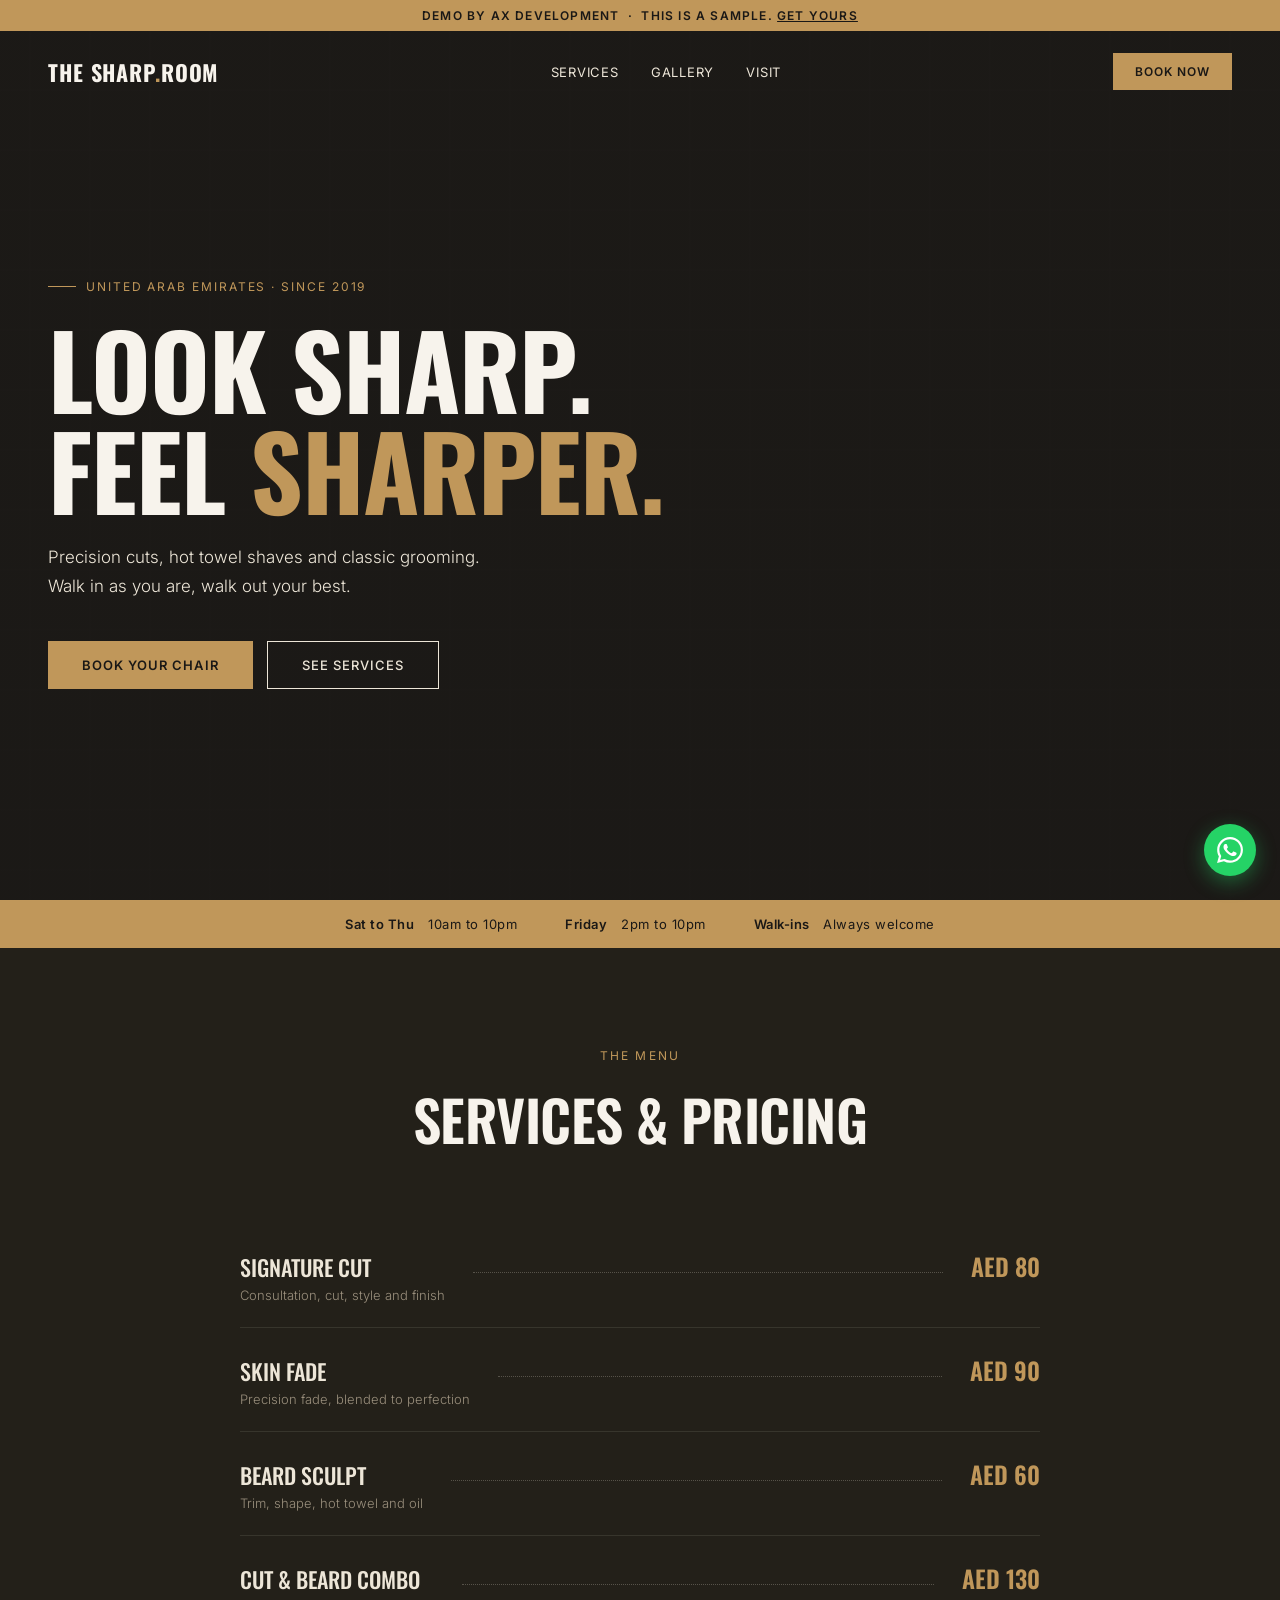
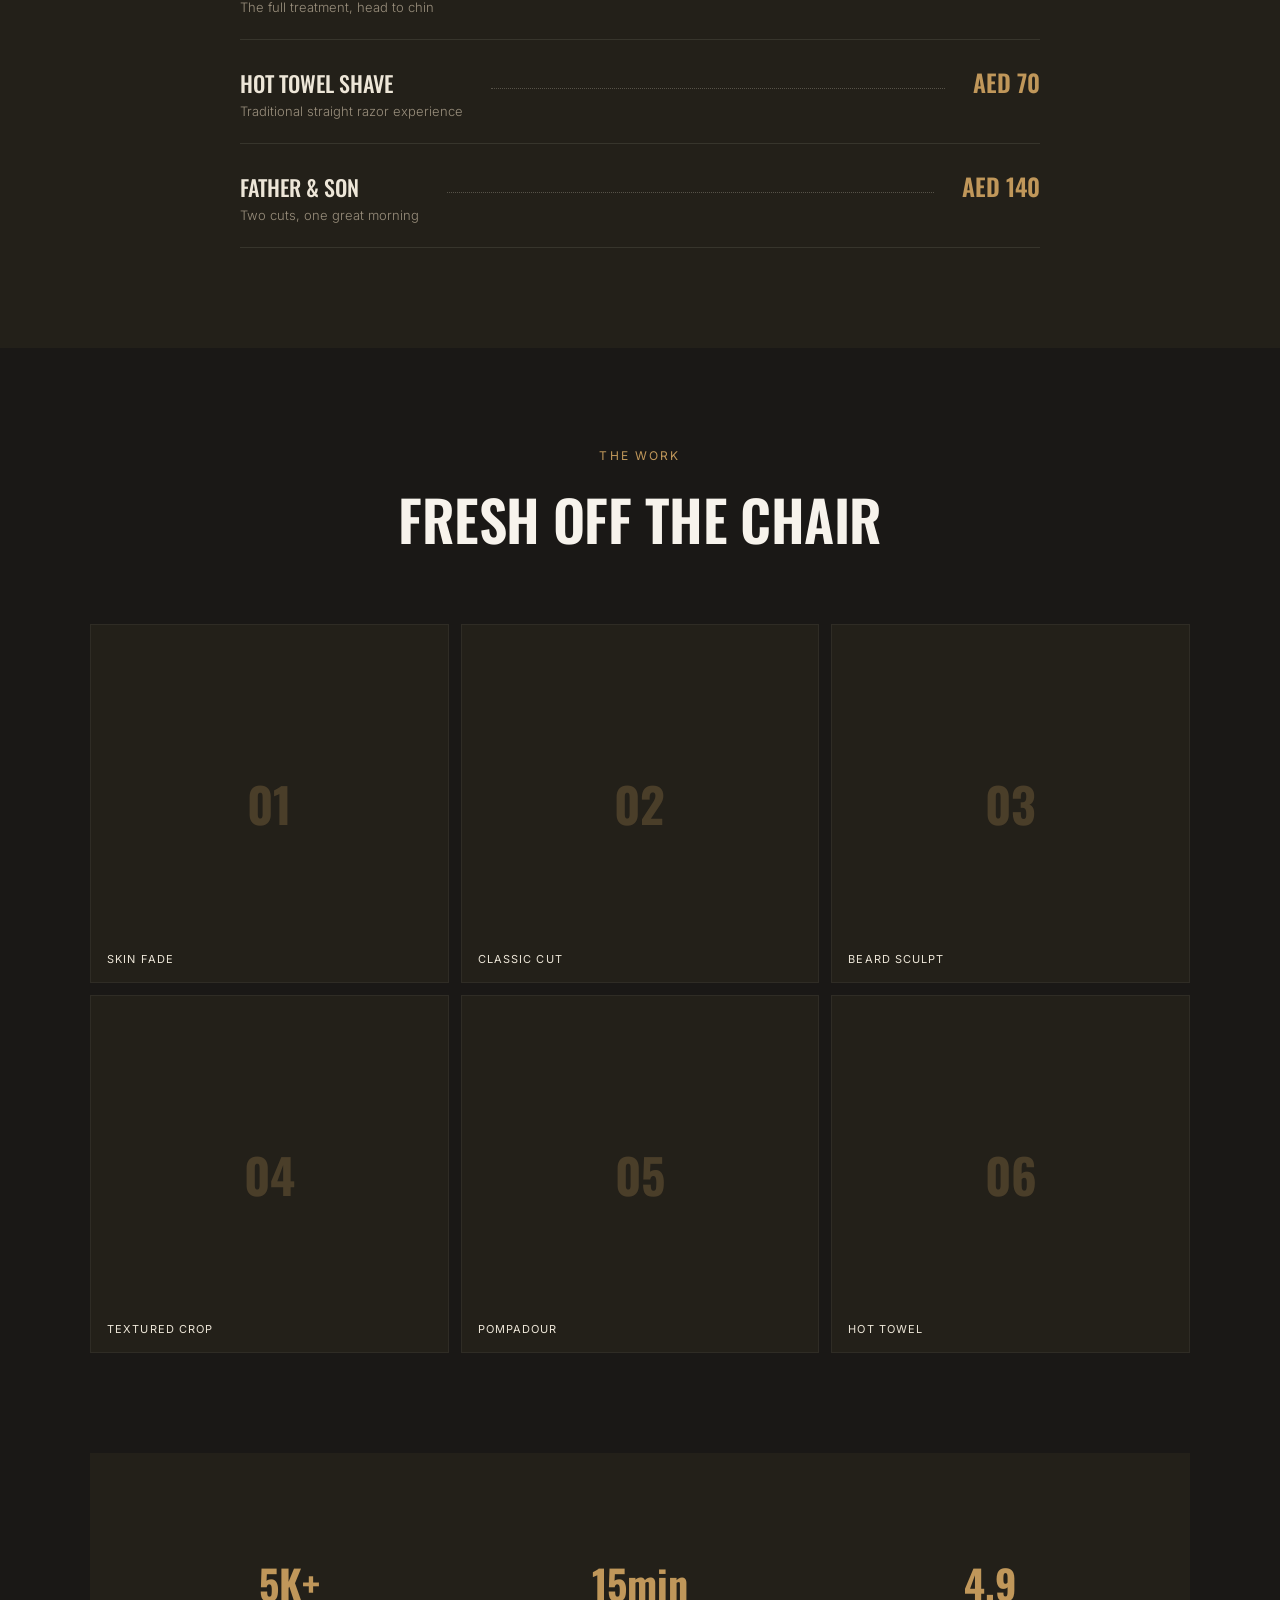
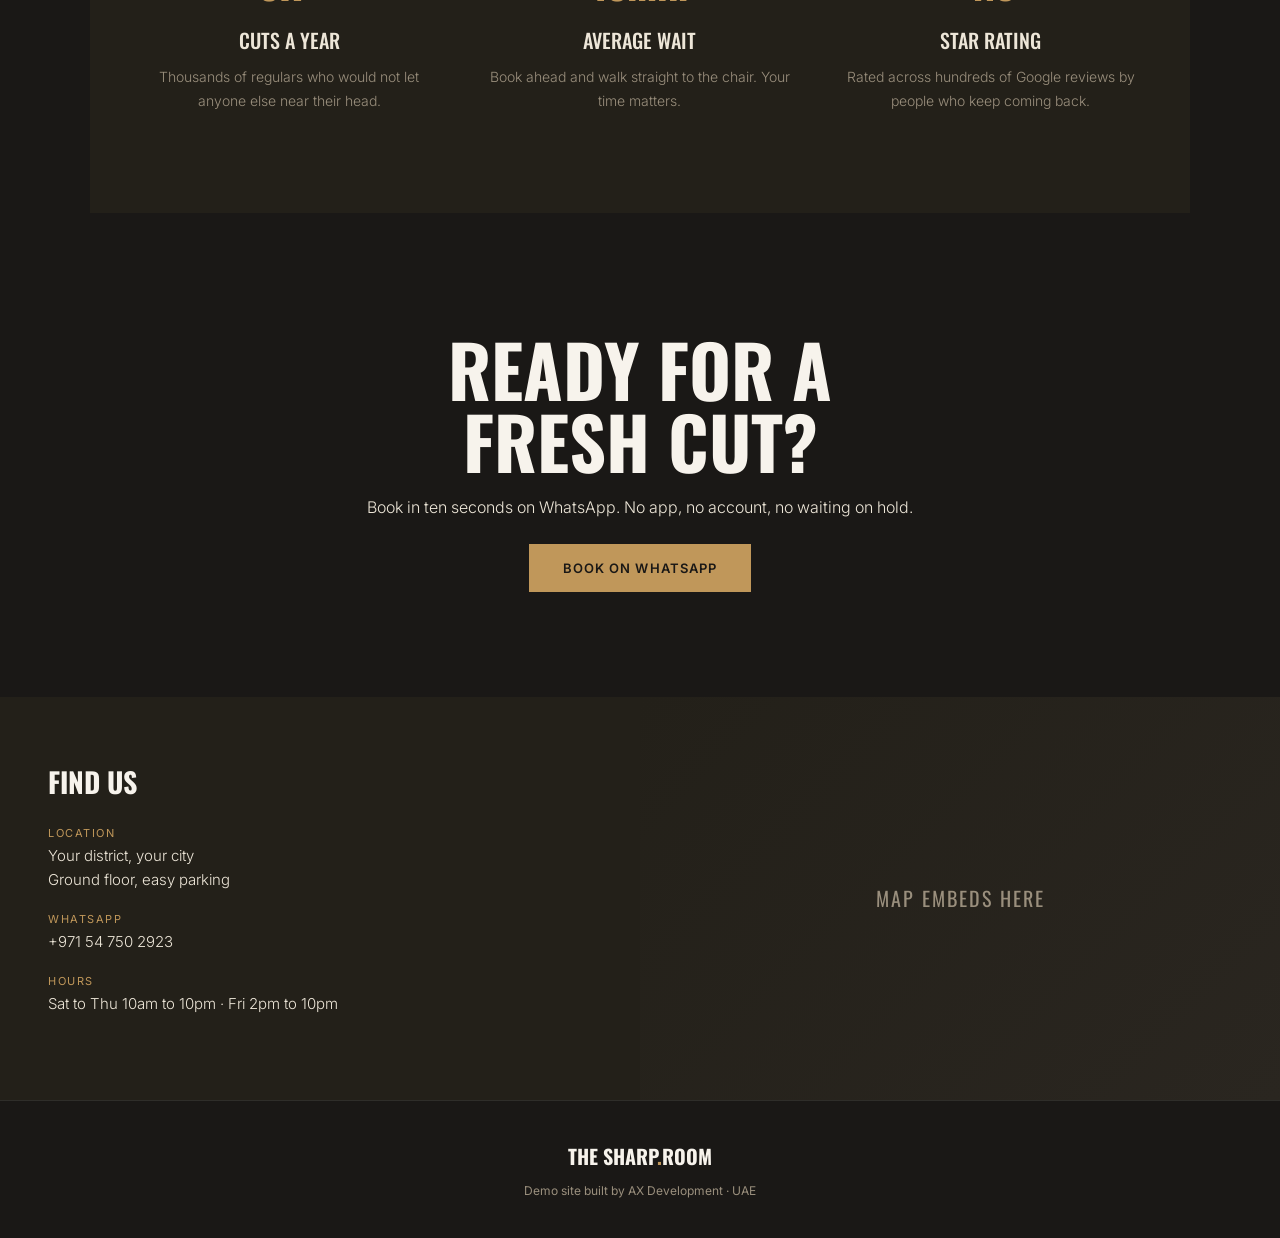
<file: starter.html>
<!DOCTYPE html>
<html lang="en">
<head>
<meta charset="UTF-8">
<meta name="viewport" content="width=device-width, initial-scale=1.0">
<title>The Sharp Room — Barbershop, UAE</title>
<link href="https://fonts.googleapis.com/css2?family=Oswald:wght@400;500;600;700&family=Inter:wght@300;400;500&display=swap" rel="stylesheet">
<style>
*,*::before,*::after{box-sizing:border-box;margin:0;padding:0}
:root{--bg:#1A1816;--bg2:#232019;--cream:#EDE6D8;--gold:#C0975A;--rust:#A4603A;--white:#F7F3EC;--muted:#9A8F7D}
html{scroll-behavior:smooth}
body{font-family:'Inter',sans-serif;background:var(--bg);color:var(--cream);-webkit-font-smoothing:antialiased}
.demo-ribbon{position:fixed;top:0;left:0;right:0;z-index:200;background:var(--gold);color:#1A1816;text-align:center;padding:8px;font-size:12px;letter-spacing:0.1em;text-transform:uppercase;font-weight:600}
.demo-ribbon a{color:#1A1816;text-decoration:underline}
nav{position:fixed;top:33px;left:0;right:0;z-index:100;display:flex;align-items:center;justify-content:space-between;padding:20px 48px;transition:0.3s;border-bottom:1px solid transparent}
nav.scrolled{background:rgba(26,24,22,0.95);backdrop-filter:blur(12px);padding:14px 48px;border-color:rgba(237,230,216,0.1)}
.logo{font-family:'Oswald',sans-serif;font-size:22px;font-weight:700;letter-spacing:0.04em;color:var(--white);text-transform:uppercase}
.logo span{color:var(--gold)}
.nav-links{display:flex;gap:32px}
.nav-links a{font-size:13px;letter-spacing:0.06em;text-transform:uppercase;color:var(--cream);text-decoration:none;transition:0.2s}
.nav-links a:hover{color:var(--gold)}
.nav-book{background:var(--gold);color:#1A1816;padding:11px 22px;font-size:12px;letter-spacing:0.08em;text-transform:uppercase;font-weight:600;text-decoration:none}
.hero{min-height:100vh;display:flex;align-items:center;padding:120px 48px 60px;position:relative;overflow:hidden;background:linear-gradient(rgba(26,24,22,0.82),rgba(26,24,22,0.88)),url('data:image/svg+xml,%3Csvg xmlns="http://www.w3.org/2000/svg" width="60" height="60"%3E%3Crect width="60" height="60" fill="%23232019"/%3E%3Cpath d="M0 30h60M30 0v60" stroke="%232a2620" stroke-width="1"/%3E%3C/svg%3E')}
.hero-inner{max-width:760px;position:relative;z-index:2}
.hero-tag{display:inline-flex;align-items:center;gap:10px;font-size:12px;letter-spacing:0.16em;text-transform:uppercase;color:var(--gold);margin-bottom:24px}
.hero-tag::before{content:'';width:28px;height:1px;background:var(--gold)}
.hero h1{font-family:'Oswald',sans-serif;font-size:clamp(48px,8vw,104px);font-weight:700;line-height:0.98;text-transform:uppercase;color:var(--white);letter-spacing:-0.01em;margin-bottom:24px}
.hero h1 em{color:var(--gold);font-style:normal}
.hero p{font-size:17px;font-weight:300;line-height:1.7;color:var(--cream);max-width:440px;margin-bottom:40px}
.hero-actions{display:flex;gap:14px;flex-wrap:wrap}
.btn-gold{background:var(--gold);color:#1A1816;padding:16px 34px;font-size:13px;letter-spacing:0.08em;text-transform:uppercase;font-weight:600;text-decoration:none;transition:0.3s}
.btn-gold:hover{background:var(--white)}
.btn-line{border:1px solid var(--cream);color:var(--cream);padding:15px 34px;font-size:13px;letter-spacing:0.08em;text-transform:uppercase;font-weight:500;text-decoration:none;transition:0.3s}
.btn-line:hover{background:var(--cream);color:#1A1816}
.hours-strip{background:var(--gold);color:#1A1816;padding:16px 48px;display:flex;justify-content:center;gap:48px;flex-wrap:wrap;font-size:13px;letter-spacing:0.04em}
.hours-strip strong{font-weight:600}
section{padding:100px 48px}
.sec-head{text-align:center;margin-bottom:64px}
.sec-tag{font-size:12px;letter-spacing:0.18em;text-transform:uppercase;color:var(--gold);margin-bottom:14px}
.sec-title{font-family:'Oswald',sans-serif;font-size:clamp(32px,5vw,56px);font-weight:600;text-transform:uppercase;color:var(--white);letter-spacing:-0.01em}
.services{background:var(--bg2)}
.svc-grid{max-width:800px;margin:0 auto;display:flex;flex-direction:column}
.svc-row{display:flex;align-items:baseline;justify-content:space-between;padding:24px 0;border-bottom:1px solid rgba(237,230,216,0.1);gap:20px;transition:0.3s;cursor:default}
.svc-row:hover{padding-left:12px}
.svc-info h3{font-family:'Oswald',sans-serif;font-size:22px;font-weight:500;color:var(--cream);text-transform:uppercase;margin-bottom:4px}
.svc-info p{font-size:13px;color:var(--muted);font-weight:300}
.svc-dots{flex:1;border-bottom:1px dotted rgba(237,230,216,0.25);margin:0 8px;transform:translateY(-4px)}
.svc-price{font-family:'Oswald',sans-serif;font-size:24px;font-weight:600;color:var(--gold);white-space:nowrap}
.gallery{background:var(--bg)}
.gal-grid{max-width:1100px;margin:0 auto;display:grid;grid-template-columns:repeat(3,1fr);gap:12px}
.gal-item{aspect-ratio:1;background:var(--bg2);position:relative;overflow:hidden;display:flex;align-items:center;justify-content:center;border:1px solid rgba(237,230,216,0.06)}
.gal-item span{font-family:'Oswald',sans-serif;font-size:48px;font-weight:700;color:rgba(192,151,90,0.25);text-transform:uppercase}
.gal-item::after{content:attr(data-label);position:absolute;bottom:16px;left:16px;font-size:11px;letter-spacing:0.1em;text-transform:uppercase;color:var(--cream)}
.why{background:var(--bg2);display:grid;grid-template-columns:repeat(3,1fr);gap:48px;max-width:1100px;margin:0 auto;padding:100px 48px}
.why-item{text-align:center}
.why-num{font-family:'Oswald',sans-serif;font-size:40px;font-weight:700;color:var(--gold);margin-bottom:12px}
.why-item h3{font-family:'Oswald',sans-serif;font-size:20px;text-transform:uppercase;color:var(--cream);margin-bottom:10px;font-weight:500}
.why-item p{font-size:14px;color:var(--muted);font-weight:300;line-height:1.7}
.cta{text-align:center;background:var(--bg);padding:120px 48px}
.cta h2{font-family:'Oswald',sans-serif;font-size:clamp(36px,6vw,72px);font-weight:700;text-transform:uppercase;color:var(--white);margin-bottom:20px;line-height:1}
.cta p{font-size:16px;color:var(--cream);margin-bottom:40px;font-weight:300}
.map-strip{display:grid;grid-template-columns:1fr 1fr;min-height:380px}
.map-info{background:var(--bg2);padding:64px 48px;display:flex;flex-direction:column;justify-content:center}
.map-info h3{font-family:'Oswald',sans-serif;font-size:28px;text-transform:uppercase;color:var(--white);margin-bottom:24px}
.map-detail{margin-bottom:20px}
.map-detail .lbl{font-size:11px;letter-spacing:0.14em;text-transform:uppercase;color:var(--gold);margin-bottom:4px}
.map-detail .val{font-size:15px;color:var(--cream);font-weight:300;line-height:1.6}
.map-visual{background:linear-gradient(135deg,#232019,#2a2620);display:flex;align-items:center;justify-content:center;position:relative}
.map-visual span{font-family:'Oswald',sans-serif;font-size:20px;color:var(--muted);text-transform:uppercase;letter-spacing:0.1em}
footer{background:var(--bg);border-top:1px solid rgba(237,230,216,0.1);padding:40px 48px;text-align:center}
.foot-logo{font-family:'Oswald',sans-serif;font-size:20px;font-weight:700;text-transform:uppercase;color:var(--white);margin-bottom:12px}
.foot-logo span{color:var(--gold)}
.foot-copy{font-size:12px;color:var(--muted)}
.wa-float{position:fixed;bottom:24px;right:24px;width:52px;height:52px;border-radius:50%;background:#25D366;display:flex;align-items:center;justify-content:center;z-index:90;box-shadow:0 6px 20px rgba(37,211,102,0.4)}
.wa-float svg{width:26px;height:26px;fill:#fff}
.reveal{opacity:0;transform:translateY(24px);transition:0.8s cubic-bezier(0.16,1,0.3,1)}
.reveal.vis{opacity:1;transform:none}
@media(max-width:900px){nav{padding:16px 20px}nav.scrolled{padding:12px 20px}.nav-links{display:none}section{padding:70px 20px}.gal-grid{grid-template-columns:1fr 1fr}.why{grid-template-columns:1fr;gap:40px;padding:70px 20px}.map-strip{grid-template-columns:1fr}.map-visual{min-height:240px}.hours-strip{gap:20px;padding:16px 20px}}
</style>
</head>
<body>
<div class="demo-ribbon">Demo by AX Development &nbsp;&middot;&nbsp; This is a sample. <a href="https://wa.me/971547502923" target="_blank">Get yours</a></div>
<nav id="nav">
  <div class="logo">The Sharp<span>.</span>Room</div>
  <div class="nav-links"><a href="#services">Services</a><a href="#gallery">Gallery</a><a href="#visit">Visit</a></div>
  <a href="#book" class="nav-book">Book Now</a>
</nav>
<section class="hero">
  <div class="hero-inner">
    <div class="hero-tag">United Arab Emirates &middot; Since 2019</div>
    <h1>Look sharp.<br>Feel <em>sharper.</em></h1>
    <p>Precision cuts, hot towel shaves and classic grooming. Walk in as you are, walk out your best.</p>
    <div class="hero-actions"><a href="#book" class="btn-gold">Book your chair</a><a href="#services" class="btn-line">See services</a></div>
  </div>
</section>
<div class="hours-strip"><span><strong>Sat to Thu</strong> &nbsp; 10am to 10pm</span><span><strong>Friday</strong> &nbsp; 2pm to 10pm</span><span><strong>Walk-ins</strong> &nbsp; Always welcome</span></div>
<section class="services" id="services">
  <div class="sec-head reveal"><div class="sec-tag">The Menu</div><h2 class="sec-title">Services &amp; Pricing</h2></div>
  <div class="svc-grid">
    <div class="svc-row reveal"><div class="svc-info"><h3>Signature Cut</h3><p>Consultation, cut, style and finish</p></div><div class="svc-dots"></div><div class="svc-price">AED 80</div></div>
    <div class="svc-row reveal"><div class="svc-info"><h3>Skin Fade</h3><p>Precision fade, blended to perfection</p></div><div class="svc-dots"></div><div class="svc-price">AED 90</div></div>
    <div class="svc-row reveal"><div class="svc-info"><h3>Beard Sculpt</h3><p>Trim, shape, hot towel and oil</p></div><div class="svc-dots"></div><div class="svc-price">AED 60</div></div>
    <div class="svc-row reveal"><div class="svc-info"><h3>Cut &amp; Beard Combo</h3><p>The full treatment, head to chin</p></div><div class="svc-dots"></div><div class="svc-price">AED 130</div></div>
    <div class="svc-row reveal"><div class="svc-info"><h3>Hot Towel Shave</h3><p>Traditional straight razor experience</p></div><div class="svc-dots"></div><div class="svc-price">AED 70</div></div>
    <div class="svc-row reveal"><div class="svc-info"><h3>Father &amp; Son</h3><p>Two cuts, one great morning</p></div><div class="svc-dots"></div><div class="svc-price">AED 140</div></div>
  </div>
</section>
<section class="gallery" id="gallery">
  <div class="sec-head reveal"><div class="sec-tag">The Work</div><h2 class="sec-title">Fresh Off The Chair</h2></div>
  <div class="gal-grid">
    <div class="gal-item reveal" data-label="Skin Fade"><span>01</span></div>
    <div class="gal-item reveal" data-label="Classic Cut"><span>02</span></div>
    <div class="gal-item reveal" data-label="Beard Sculpt"><span>03</span></div>
    <div class="gal-item reveal" data-label="Textured Crop"><span>04</span></div>
    <div class="gal-item reveal" data-label="Pompadour"><span>05</span></div>
    <div class="gal-item reveal" data-label="Hot Towel"><span>06</span></div>
  </div>
</section>
<div class="why">
  <div class="why-item reveal"><div class="why-num">5K+</div><h3>Cuts a year</h3><p>Thousands of regulars who would not let anyone else near their head.</p></div>
  <div class="why-item reveal"><div class="why-num">15min</div><h3>Average wait</h3><p>Book ahead and walk straight to the chair. Your time matters.</p></div>
  <div class="why-item reveal"><div class="why-num">4.9</div><h3>Star rating</h3><p>Rated across hundreds of Google reviews by people who keep coming back.</p></div>
</div>
<section class="cta" id="book">
  <h2>Ready for a<br>fresh cut?</h2>
  <p>Book in ten seconds on WhatsApp. No app, no account, no waiting on hold.</p>
  <a href="https://wa.me/971547502923?text=Hi, I'd like to book a cut at The Sharp Room." class="btn-gold" target="_blank">Book on WhatsApp</a>
</section>
<div class="map-strip" id="visit">
  <div class="map-info">
    <h3>Find Us</h3>
    <div class="map-detail"><div class="lbl">Location</div><div class="val">Your district, your city<br>Ground floor, easy parking</div></div>
    <div class="map-detail"><div class="lbl">WhatsApp</div><div class="val">+971 54 750 2923</div></div>
    <div class="map-detail"><div class="lbl">Hours</div><div class="val">Sat to Thu 10am to 10pm &middot; Fri 2pm to 10pm</div></div>
  </div>
  <div class="map-visual"><span>Map embeds here</span></div>
</div>
<footer>
  <div class="foot-logo">The Sharp<span>.</span>Room</div>
  <div class="foot-copy">Demo site built by AX Development &middot; UAE</div>
</footer>
<a href="https://wa.me/971547502923" class="wa-float" target="_blank" aria-label="WhatsApp"><svg viewBox="0 0 24 24"><path d="M17.472 14.382c-.297-.149-1.758-.867-2.03-.967-.273-.099-.471-.148-.67.15-.197.297-.767.966-.94 1.164-.173.199-.347.223-.644.075-.297-.15-1.255-.463-2.39-1.475-.883-.788-1.48-1.761-1.653-2.059-.173-.297-.018-.458.13-.606.134-.133.298-.347.446-.52.149-.174.198-.298.298-.497.099-.198.05-.371-.025-.52-.075-.149-.669-1.612-.916-2.207-.242-.579-.487-.5-.669-.51-.173-.008-.371-.01-.57-.01-.198 0-.52.074-.792.372-.272.297-1.04 1.016-1.04 2.479 0 1.462 1.065 2.875 1.213 3.074.149.198 2.096 3.2 5.077 4.487.709.306 1.262.489 1.694.625.712.227 1.36.195 1.871.118.571-.085 1.758-.719 2.006-1.413.248-.694.248-1.289.173-1.413-.074-.124-.272-.198-.57-.347m-5.421 7.403h-.004a9.87 9.87 0 01-5.031-1.378l-.361-.214-3.741.982.998-3.648-.235-.374a9.86 9.86 0 01-1.51-5.26c.001-5.45 4.436-9.884 9.888-9.884 2.64 0 5.122 1.03 6.988 2.898a9.825 9.825 0 012.893 6.994c-.003 5.45-4.437 9.884-9.885 9.884m8.413-18.297A11.815 11.815 0 0012.05 0C5.495 0 .16 5.335.157 11.892c0 2.096.547 4.142 1.588 5.945L.057 24l6.305-1.654a11.882 11.882 0 005.683 1.448h.005c6.554 0 11.89-5.335 11.893-11.893a11.821 11.821 0 00-3.48-8.413z"/></svg></a>
<script>
window.addEventListener('scroll',function(){document.getElementById('nav').classList.toggle('scrolled',window.scrollY>40)});
var ob=new IntersectionObserver(function(es){es.forEach(function(e){if(e.isIntersecting){e.target.classList.add('vis');ob.unobserve(e.target)}})},{threshold:0.15});
document.querySelectorAll('.reveal').forEach(function(el){ob.observe(el)});
</script>
</body>
</html>
</file>
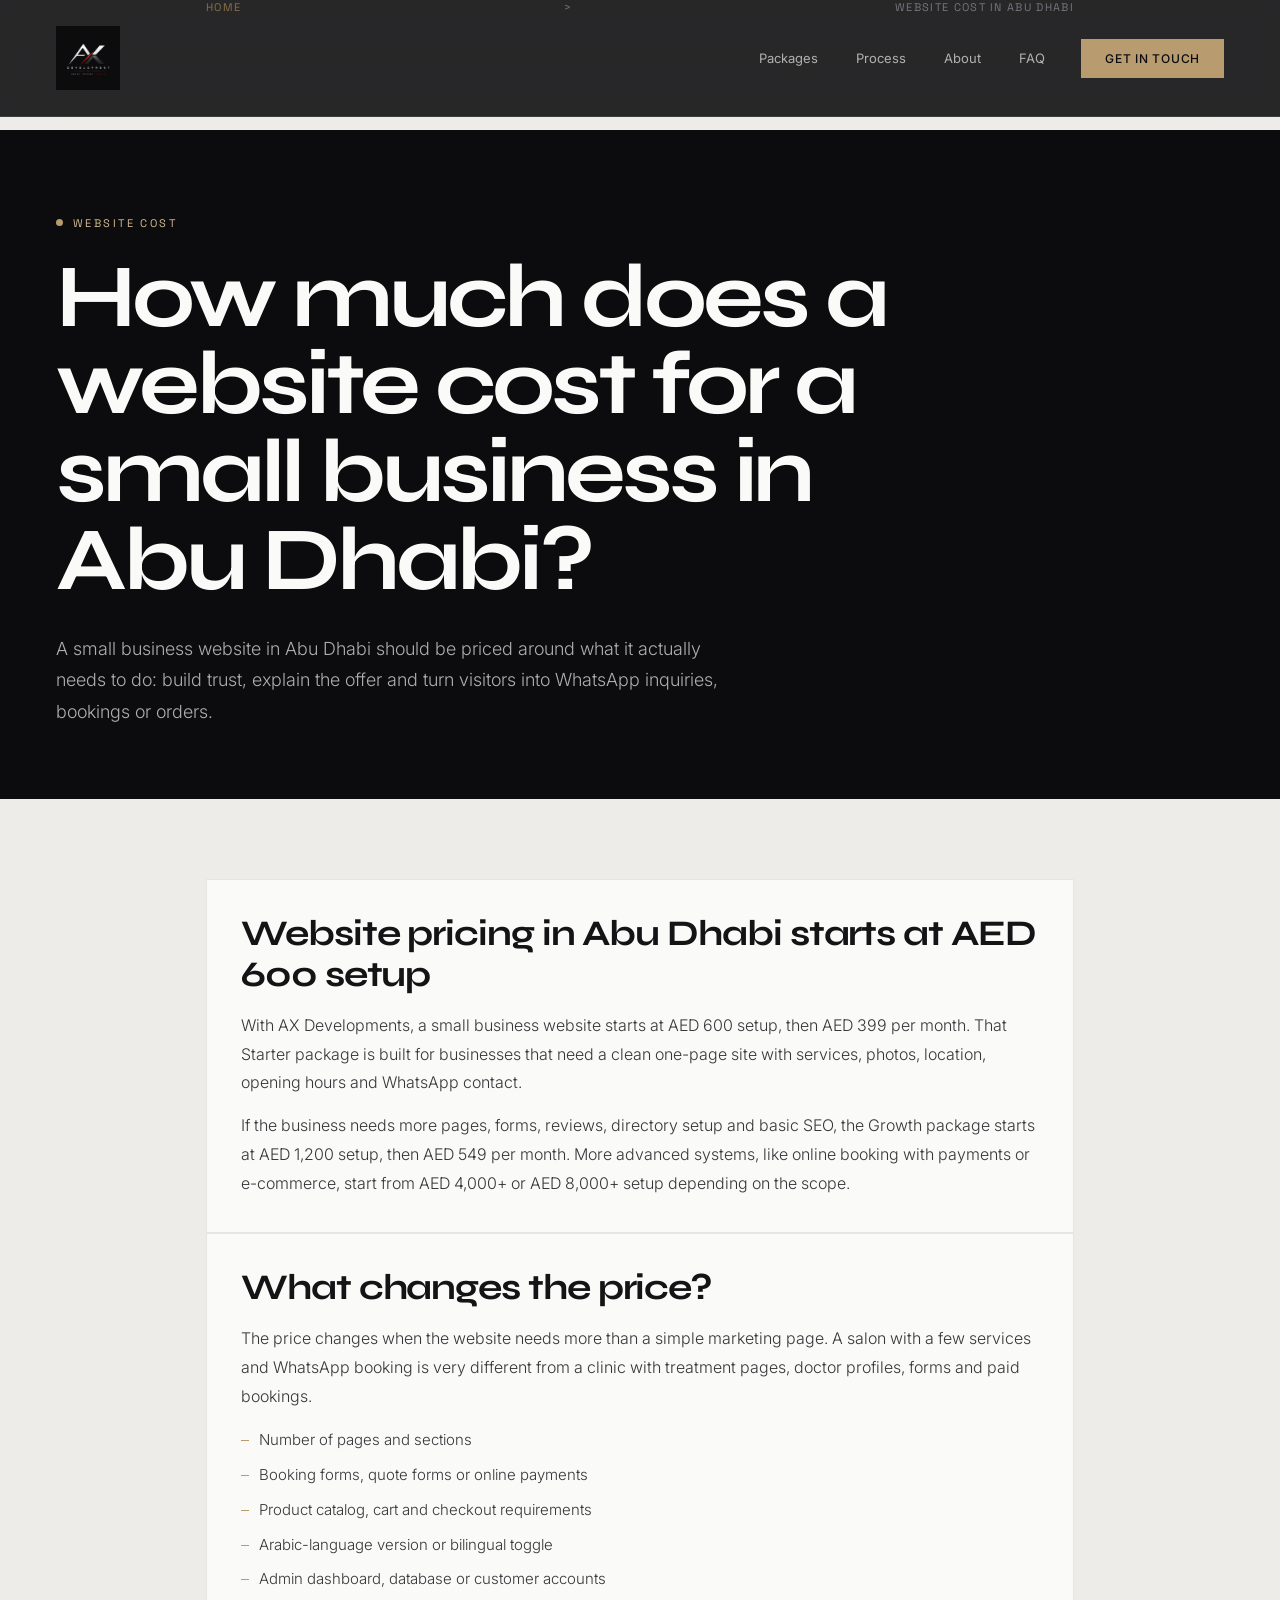
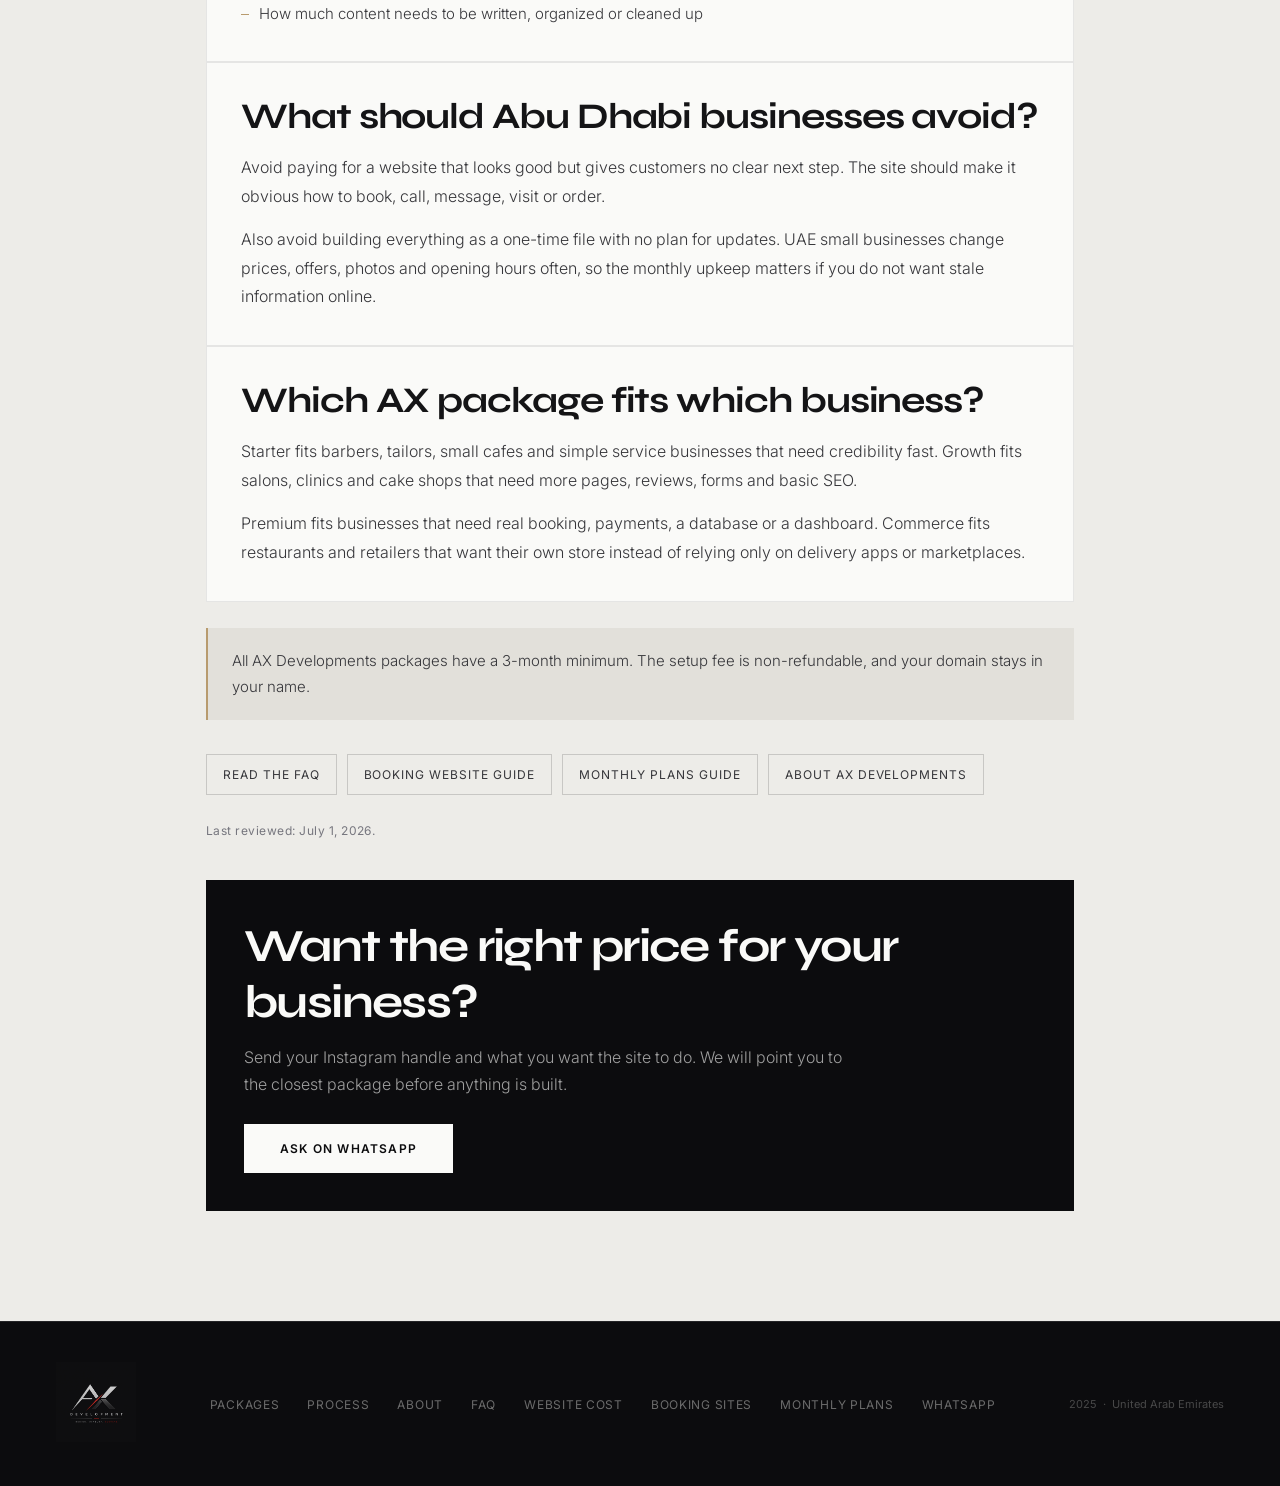
<file: website-cost-abu-dhabi.html>
<!DOCTYPE html>
<html lang="en">
<head>
<meta charset="UTF-8">
<meta name="viewport" content="width=device-width, initial-scale=1.0">
<title>How Much Does a Website Cost in Abu Dhabi? | AX Developments</title>
<meta name="description" content="A practical guide to small business website pricing in Abu Dhabi, including setup fees, monthly plans and what affects cost.">
<link rel="canonical" href="https://www.axdevelopments.ae/website-cost-abu-dhabi.html">
<meta property="og:title" content="How Much Does a Website Cost in Abu Dhabi? | AX Developments">
<meta property="og:description" content="Small business website pricing in Abu Dhabi, including setup fees, monthly plans and what changes the cost.">
<meta property="og:image" content="https://www.axdevelopments.ae/AX_Logo.png">
<meta property="og:url" content="https://www.axdevelopments.ae/website-cost-abu-dhabi.html">
<meta property="og:type" content="article">
<link rel="preconnect" href="https://fonts.googleapis.com">
<link rel="preconnect" href="https://fonts.gstatic.com" crossorigin>
<link href="https://fonts.googleapis.com/css2?family=Syne:wght@400;500;600;700;800&family=Inter:wght@300;400;500;600&family=Space+Grotesk:wght@300;400;500&display=swap" rel="stylesheet">
<link rel="stylesheet" href="style.css">
<script type="application/ld+json">
{
  "@context": "https://schema.org",
  "@type": "BreadcrumbList",
  "itemListElement": [
    {
      "@type": "ListItem",
      "position": 1,
      "name": "Home",
      "item": "https://www.axdevelopments.ae/"
    },
    {
      "@type": "ListItem",
      "position": 2,
      "name": "Website cost in Abu Dhabi",
      "item": "https://www.axdevelopments.ae/website-cost-abu-dhabi.html"
    }
  ]
}
</script>
</head>
<body class="content-page">
<nav class="content-nav">
  <a href="index.html" class="nav-brand-link"><img src="AX_Logo.png" alt="AX Developments logo" class="nav-logo"></a>
  <div class="nav-right">
    <a href="index.html#packages" class="nav-link">Packages</a>
    <a href="index.html#process" class="nav-link">Process</a>
    <a href="about.html" class="nav-link">About</a>
    <a href="faq.html" class="nav-link">FAQ</a>
    <a href="https://wa.me/971547502923" class="nav-cta" target="_blank" rel="noopener">Get in touch</a>
  </div>
</nav>
<main class="content-main">
  <nav class="breadcrumb" aria-label="Breadcrumb"><a href="index.html">Home</a><span>&gt;</span><span>Website cost in Abu Dhabi</span></nav>
  <section class="content-hero">
    <div class="content-hero-inner">
      <div class="content-kicker">Website cost</div>
      <h1 class="content-title">How much does a website cost for a small business in Abu Dhabi?</h1>
      <p class="content-intro">A small business website in Abu Dhabi should be priced around what it actually needs to do: build trust, explain the offer and turn visitors into WhatsApp inquiries, bookings or orders.</p>
    </div>
  </section>
  <section class="content-wrap">
    <article class="answer-card">
      <h2>Website pricing in Abu Dhabi starts at AED 600 setup</h2>
      <p>With AX Developments, a small business website starts at AED 600 setup, then AED 399 per month. That Starter package is built for businesses that need a clean one-page site with services, photos, location, opening hours and WhatsApp contact.</p>
      <p>If the business needs more pages, forms, reviews, directory setup and basic SEO, the Growth package starts at AED 1,200 setup, then AED 549 per month. More advanced systems, like online booking with payments or e-commerce, start from AED 4,000+ or AED 8,000+ setup depending on the scope.</p>
    </article>
    <article class="answer-card">
      <h2>What changes the price?</h2>
      <p>The price changes when the website needs more than a simple marketing page. A salon with a few services and WhatsApp booking is very different from a clinic with treatment pages, doctor profiles, forms and paid bookings.</p>
      <ul>
        <li>Number of pages and sections</li>
        <li>Booking forms, quote forms or online payments</li>
        <li>Product catalog, cart and checkout requirements</li>
        <li>Arabic-language version or bilingual toggle</li>
        <li>Admin dashboard, database or customer accounts</li>
        <li>How much content needs to be written, organized or cleaned up</li>
      </ul>
    </article>
    <article class="answer-card">
      <h2>What should Abu Dhabi businesses avoid?</h2>
      <p>Avoid paying for a website that looks good but gives customers no clear next step. The site should make it obvious how to book, call, message, visit or order.</p>
      <p>Also avoid building everything as a one-time file with no plan for updates. UAE small businesses change prices, offers, photos and opening hours often, so the monthly upkeep matters if you do not want stale information online.</p>
    </article>
    <article class="answer-card">
      <h2>Which AX package fits which business?</h2>
      <p>Starter fits barbers, tailors, small cafes and simple service businesses that need credibility fast. Growth fits salons, clinics and cake shops that need more pages, reviews, forms and basic SEO.</p>
      <p>Premium fits businesses that need real booking, payments, a database or a dashboard. Commerce fits restaurants and retailers that want their own store instead of relying only on delivery apps or marketplaces.</p>
    </article>
    <div class="content-note">All AX Developments packages have a 3-month minimum. The setup fee is non-refundable, and your domain stays in your name.</div>
    <div class="resource-links">
      <a href="faq.html">Read the FAQ</a>
      <a href="booking-website-uae.html">Booking website guide</a>
      <a href="monthly-website-plan.html">Monthly plans guide</a>
      <a href="about.html">About AX Developments</a>
    </div>
    <div class="last-reviewed">Last reviewed: July 1, 2026.</div>
    <div class="content-cta">
      <h2>Want the right price for your business?</h2>
      <p>Send your Instagram handle and what you want the site to do. We will point you to the closest package before anything is built.</p>
      <a href="https://wa.me/971547502923?text=Hi AX, I want to know what a website would cost for my Abu Dhabi business." class="btn-primary" target="_blank" rel="noopener"><span>Ask on WhatsApp</span></a>
    </div>
  </section>
</main>
<footer>
  <div class="footer-brand"><img src="AX_Logo.png" alt="AX Developments logo" class="footer-logo-img"></div>
  <div class="footer-links"><a href="index.html#packages">Packages</a><a href="index.html#process">Process</a><a href="about.html">About</a><a href="faq.html">FAQ</a><a href="website-cost-abu-dhabi.html">Website cost</a><a href="booking-website-uae.html">Booking sites</a><a href="monthly-website-plan.html">Monthly plans</a><a href="https://wa.me/971547502923" target="_blank" rel="noopener">WhatsApp</a></div>
  <div class="footer-copy">2025 &nbsp;&middot;&nbsp; United Arab Emirates</div>
</footer>
</body>
</html>
</file>
<file: style.css>
*, *::before, *::after { box-sizing: border-box; margin: 0; padding: 0; }

:root {
  --bg: #EDECE8;
  --bg-warm: #E2E0DA;
  --bg-deep: #0C0C0E;
  --bg-deep2: #141417;
  --ink: #141416;
  --ink-mid: #36363A;
  --ink-light: #76767E;
  --accent: #B89B6E;
  --accent-bright: #D4BC92;
  --accent-dark: #8A7048;
  --green: #25D366;
  --white: #FAFAF8;
  --border: rgba(20,20,22,0.09);
  --border-strong: rgba(20,20,22,0.17);
  --wborder: rgba(250,250,248,0.1);
  --ease-out: cubic-bezier(0.16, 1, 0.3, 1);
  --ease-io: cubic-bezier(0.65, 0, 0.35, 1);
}

html { scroll-behavior: smooth; font-size: 16px; }
html.loading { overflow: hidden; }
body { font-family: 'Inter', sans-serif; background: var(--bg); color: var(--ink); overflow-x: hidden; -webkit-font-smoothing: antialiased; }
::selection { background: var(--accent); color: var(--bg-deep); }

.cursor-dot, .cursor-ring { position: fixed; top: 0; left: 0; pointer-events: none; z-index: 2000; border-radius: 50%; transform: translate(-50%, -50%); }
.cursor-dot { width: 6px; height: 6px; background: var(--accent); }
.cursor-ring { width: 36px; height: 36px; border: 1px solid rgba(184,155,110,0.5); transition: width 0.3s var(--ease-out), height 0.3s var(--ease-out), border-color 0.3s, background 0.3s; }
.cursor-ring.hovering { width: 64px; height: 64px; background: rgba(184,155,110,0.08); border-color: var(--accent); }
@media (hover: none) { .cursor-dot, .cursor-ring { display: none; } }

.scroll-progress { position: fixed; top: 0; left: 0; right: 0; height: 2px; z-index: 1500; }
.scroll-progress-fill { height: 100%; width: 0%; background: var(--accent); }

.page-loader { position: fixed; inset: 0; z-index: 1800; background: var(--bg-deep); display: flex; align-items: center; justify-content: center; transition: clip-path 1s var(--ease-io); clip-path: inset(0 0 0 0); }
.page-loader.done { clip-path: inset(0 0 100% 0); }
.loader-inner { text-align: center; width: min(80vw, 380px); }
.loader-logo { margin-bottom: 32px; }
.loader-logo-img { width: 160px; height: 160px; object-fit: cover; animation: loaderPulse 1.6s ease-in-out infinite alternate; }
@keyframes loaderPulse { from { opacity: 0.7; transform: scale(0.97); } to { opacity: 1; transform: scale(1.03); } }
.loader-bar { height: 1px; width: 100%; background: rgba(250,250,248,0.12); overflow: hidden; }
.loader-fill { height: 100%; width: 0%; background: var(--accent); transition: width 1.4s var(--ease-io); }
.loader-pct { font-family: 'Space Grotesk', sans-serif; font-size: 12px; color: rgba(250,250,248,0.4); margin-top: 14px; letter-spacing: 0.1em; }

nav { position: fixed; top: 0; left: 0; right: 0; z-index: 100; display: flex; align-items: center; justify-content: space-between; padding: 26px 56px; transition: padding 0.4s var(--ease-out), background 0.4s, border-color 0.4s; border-bottom: 1px solid transparent; }
nav.scrolled { padding: 14px 56px; background: rgba(12,12,14,0.72); backdrop-filter: blur(24px) saturate(1.3); border-color: var(--wborder); }
.nav-brand-link { display: flex; align-items: center; text-decoration: none; }
.nav-logo { height: 64px; width: 64px; object-fit: cover; mix-blend-mode: screen; display: block; }
.footer-logo-img { height: 80px; width: 80px; object-fit: cover; mix-blend-mode: screen; opacity: 0.8; }
.nav-brand { font-family: 'Syne', sans-serif; font-size: 24px; font-weight: 800; letter-spacing: -0.04em; color: var(--white); }
.brand-dot { color: var(--accent); }
.nav-right { display: flex; align-items: center; gap: 6px; }
.nav-link { font-size: 13px; font-weight: 400; color: rgba(250,250,248,0.65); text-decoration: none; padding: 8px 16px; position: relative; transition: color 0.3s; }
.nav-link:hover { color: var(--white); }
.nav-link::after { content: ''; position: absolute; left: 16px; right: 16px; bottom: 4px; height: 1px; background: var(--accent); transform: scaleX(0); transform-origin: right; transition: transform 0.4s var(--ease-out); }
.nav-link:hover::after { transform: scaleX(1); transform-origin: left; }
.nav-cta { font-size: 12px; letter-spacing: 0.06em; text-transform: uppercase; font-weight: 500; color: var(--bg-deep); background: var(--accent); padding: 12px 24px; text-decoration: none; margin-left: 14px; }
.hamburger { display: none; flex-direction: column; gap: 6px; border: none; background: none; cursor: pointer; padding: 4px; }
.hamburger span { display: block; width: 24px; height: 2px; background: var(--white); }

.mobile-menu { display: none; position: fixed; inset: 0; z-index: 1600; background: var(--bg-deep); flex-direction: column; align-items: center; justify-content: center; gap: 26px; }
.mobile-menu.open { display: flex; }
.mob-header { position: absolute; top: 0; left: 0; right: 0; display: flex; align-items: center; justify-content: space-between; padding: 20px 28px; }
.mob-logo { height: 56px; width: 56px; object-fit: cover; mix-blend-mode: screen; }
.mob-close { background: none; border: none; font-size: 24px; cursor: pointer; color: var(--white); }
.mob-link { font-family: 'Syne', sans-serif; font-size: 32px; font-weight: 700; color: var(--white); text-decoration: none; }
.mob-link:hover { color: var(--accent); }
.mob-cta { font-size: 14px; font-family: 'Inter', sans-serif; font-weight: 500; letter-spacing: 0.08em; text-transform: uppercase; background: var(--accent); color: var(--bg-deep); padding: 14px 40px; }

.hero { position: relative; min-height: 100vh; background: var(--bg-deep); display: flex; flex-direction: column; justify-content: flex-end; padding: 0 56px 110px; overflow: hidden; }
.hero-canvas-wrap { position: absolute; inset: 0; z-index: 0; }
#heroCanvas { width: 100%; height: 100%; display: block; }
.hero-grain { position: absolute; inset: 0; z-index: 1; pointer-events: none; opacity: 0.4; mix-blend-mode: overlay; background-image: url("data:image/svg+xml,%3Csvg viewBox='0 0 200 200' xmlns='http://www.w3.org/2000/svg'%3E%3Cfilter id='n'%3E%3CfeTurbulence type='fractalNoise' baseFrequency='0.85' numOctaves='3'/%3E%3C/filter%3E%3Crect width='100%25' height='100%25' filter='url(%23n)' opacity='0.35'/%3E%3C/svg%3E"); }
.hero-content { position: relative; z-index: 2; max-width: 1200px; }
.hero-eyebrow { display: inline-flex; align-items: center; gap: 12px; font-family: 'Space Grotesk', sans-serif; font-size: 11px; letter-spacing: 0.24em; text-transform: uppercase; color: rgba(250,250,248,0.5); margin-bottom: 38px; opacity: 0; transform: translateY(20px); }
.eyebrow-dot { width: 7px; height: 7px; border-radius: 50%; background: var(--accent); animation: pulse 2.4s ease-in-out infinite; flex-shrink: 0; }
@keyframes pulse { 0%, 100% { box-shadow: 0 0 0 0 rgba(184,155,110,0.5); } 50% { box-shadow: 0 0 0 8px rgba(184,155,110,0); } }
.hero-h1 { font-family: 'Syne', sans-serif; font-size: clamp(64px, 13vw, 200px); font-weight: 800; line-height: 0.88; letter-spacing: -0.05em; color: var(--white); margin-bottom: 48px; }
.h1-line { display: block; overflow: hidden; padding-bottom: 0.08em; }
.h1-inner { display: inline-block; transform: translateY(115%); }
.h1-inner.accent { color: var(--accent); font-style: italic; font-weight: 700; }
.hero-bottom { display: flex; align-items: flex-end; justify-content: space-between; gap: 48px; flex-wrap: wrap; }
.hero-sub { font-size: 18px; font-weight: 300; line-height: 1.6; color: rgba(250,250,248,0.65); max-width: 380px; opacity: 0; transform: translateY(20px); }
.hero-actions { display: flex; align-items: center; gap: 26px; opacity: 0; transform: translateY(20px); }

.hero-stats { position: absolute; bottom: 0; left: 56px; right: 56px; z-index: 2; display: flex; align-items: center; gap: 36px; padding: 22px 0; border-top: 1px solid var(--wborder); opacity: 0; }
.hstat { display: flex; align-items: baseline; gap: 12px; }
.hstat-num { font-family: 'Syne', sans-serif; font-size: 26px; font-weight: 700; color: var(--accent); letter-spacing: -0.02em; }
.hstat-label { font-size: 11px; letter-spacing: 0.1em; text-transform: uppercase; color: rgba(250,250,248,0.4); }
.hstat-div { width: 1px; height: 24px; background: var(--wborder); }

.hero-scroll { position: absolute; bottom: 120px; right: 56px; z-index: 2; display: flex; flex-direction: column; align-items: center; gap: 12px; opacity: 0; }
.hero-scroll span { font-size: 10px; letter-spacing: 0.18em; text-transform: uppercase; color: rgba(250,250,248,0.4); writing-mode: vertical-rl; }
.scroll-track { width: 1px; height: 52px; background: rgba(250,250,248,0.18); position: relative; overflow: hidden; }
.scroll-thumb { position: absolute; top: 0; left: 0; width: 100%; height: 40%; background: var(--accent); animation: scrollMove 2s var(--ease-io) infinite; }
@keyframes scrollMove { 0% { transform: translateY(-100%); } 100% { transform: translateY(250%); } }

.btn-primary { position: relative; display: inline-flex; align-items: center; background: var(--white); color: var(--bg-deep); padding: 17px 36px; font-size: 12px; font-weight: 600; letter-spacing: 0.1em; text-transform: uppercase; text-decoration: none; overflow: hidden; }
.btn-primary span { position: relative; z-index: 1; transition: color 0.4s var(--ease-out); }
.btn-primary::before { content: ''; position: absolute; inset: 0; background: var(--accent); transform: translateY(101%); transition: transform 0.45s var(--ease-out); }
.btn-primary:hover::before { transform: translateY(0); }
.btn-large { padding: 21px 50px; font-size: 13px; }
.btn-text { font-size: 13px; font-weight: 400; color: rgba(250,250,248,0.7); text-decoration: none; display: inline-flex; align-items: center; gap: 8px; transition: color 0.3s; }
.btn-text .arrow { transition: transform 0.35s var(--ease-out); display: inline-block; }
.btn-text:hover { color: var(--white); }
.btn-text:hover .arrow { transform: translateX(6px); }

.marquee-section { background: var(--bg-deep); overflow: hidden; }
.marquee-row { border-top: 1px solid var(--wborder); border-bottom: 1px solid var(--wborder); padding: 30px 0; overflow: hidden; }
.marquee-track { display: inline-flex; align-items: center; white-space: nowrap; will-change: transform; }
.marquee-track span { font-family: 'Syne', sans-serif; font-size: clamp(28px, 4vw, 54px); font-weight: 700; letter-spacing: -0.02em; color: transparent; -webkit-text-stroke: 1px rgba(250,250,248,0.22); padding: 0 34px; transition: all 0.4s; }
.marquee-track span:hover { color: var(--accent); -webkit-text-stroke: 1px var(--accent); }
.marquee-track i { color: var(--accent); font-size: 11px; font-style: normal; }

.stmt-section { background: var(--bg-deep); padding: 180px 56px; display: flex; justify-content: center; }
.stmt-text { font-family: 'Syne', sans-serif; font-size: clamp(30px, 5.2vw, 80px); font-weight: 600; line-height: 1.12; letter-spacing: -0.03em; text-align: center; max-width: 1240px; }
.stmt-word { display: inline-block; color: rgba(250,250,248,0.12); transition: color 0.5s var(--ease-out), transform 0.5s var(--ease-out); transform: translateY(6px); margin-right: 0.18em; }
.stmt-word.lit { color: var(--white); transform: translateY(0); }
.stmt-word.stmt-accent.lit { color: var(--accent); }

.eyebrow { display: inline-flex; align-items: center; gap: 10px; font-family: 'Space Grotesk', sans-serif; font-size: 11px; letter-spacing: 0.22em; text-transform: uppercase; color: var(--accent-dark); margin-bottom: 22px; }
.section-title { font-family: 'Syne', sans-serif; font-size: clamp(38px, 5.8vw, 86px); font-weight: 700; line-height: 1.0; letter-spacing: -0.04em; color: var(--ink); margin-bottom: 26px; }
.title-accent { color: var(--accent-dark); font-style: italic; }
.section-sub { font-size: 16px; font-weight: 300; line-height: 1.75; color: var(--ink-light); max-width: 500px; }
.section-header { margin-bottom: 72px; }

.reveal { opacity: 0; transform: translateY(32px); transition: opacity 0.9s var(--ease-out), transform 0.9s var(--ease-out); }
.reveal.visible { opacity: 1; transform: translateY(0); }
.delay-1 { transition-delay: 0.08s; } .delay-2 { transition-delay: 0.16s; } .delay-3 { transition-delay: 0.24s; } .delay-4 { transition-delay: 0.32s; }

.packages-section { padding: 150px 56px; background: var(--bg); }
.cards-grid { display: grid; grid-template-columns: repeat(5, 1fr); gap: 12px; margin-bottom: 14px; }
.pkg-card { position: relative; background: var(--white); border: 1px solid var(--border); cursor: pointer; overflow: hidden; min-height: 540px; transition: transform 0.15s ease-out, border-color 0.4s, box-shadow 0.5s var(--ease-out); transform-style: preserve-3d; will-change: transform; }
.pkg-card:hover { border-color: var(--border-strong); box-shadow: 0 36px 70px -22px rgba(20,20,22,0.24); z-index: 2; }
.pkg-card.featured { background: var(--bg-deep2); border-color: var(--bg-deep2); }
.pkg-card.commerce { background: linear-gradient(165deg, #141417 0%, #211C12 100%); border-color: rgba(184,155,110,0.3); }
.pkg-card.app { background: linear-gradient(165deg, #141417 0%, #1A1A22 60%, #232330 100%); border-color: rgba(184,155,110,0.4); }
.pkg-card.open { cursor: default; transform: none !important; box-shadow: 0 44px 88px -26px rgba(20,20,22,0.3); }
.card-glow { position: absolute; width: 380px; height: 380px; border-radius: 50%; background: radial-gradient(circle, rgba(184,155,110,0.16) 0%, transparent 65%); pointer-events: none; opacity: 0; transition: opacity 0.5s; transform: translate(-50%, -50%); z-index: 0; }
.pkg-card:hover .card-glow { opacity: 1; }
.card-badge { position: absolute; top: 0; right: 0; z-index: 3; font-size: 10px; letter-spacing: 0.12em; text-transform: uppercase; background: var(--accent); color: var(--bg-deep); font-weight: 600; padding: 7px 14px; }
.badge-gold { background: var(--accent-bright); }
.badge-app { background: var(--white); }
.card-front { position: relative; z-index: 1; padding: 34px 26px; display: flex; flex-direction: column; height: 100%; min-height: 540px; }
.pkg-card.open .card-front { display: none; }
.card-top { display: flex; align-items: flex-start; justify-content: space-between; }
.card-tier { font-family: 'Syne', sans-serif; font-size: 12px; font-weight: 700; letter-spacing: 0.14em; text-transform: uppercase; color: var(--accent-dark); }
.featured .card-tier, .commerce .card-tier, .app .card-tier { color: var(--accent-bright); }
.card-index { font-family: 'Space Grotesk', sans-serif; font-size: 13px; font-weight: 500; color: var(--border-strong); }
.featured .card-index, .commerce .card-index, .app .card-index { color: rgba(250,250,248,0.3); }
.card-price { display: flex; align-items: baseline; gap: 6px; margin-top: 40px; flex-wrap: wrap; }
.price-setup { font-family: 'Syne', sans-serif; font-size: clamp(24px, 1.9vw, 32px); font-weight: 700; letter-spacing: -0.03em; color: var(--ink); }
.featured .price-setup, .commerce .price-setup, .app .price-setup { color: var(--white); }
.price-sep { font-size: 10px; color: var(--ink-light); letter-spacing: 0.08em; text-transform: uppercase; }
.featured .price-sep, .commerce .price-sep, .app .price-sep { color: rgba(250,250,248,0.5); }
.card-monthly { font-size: 12.5px; font-weight: 300; color: var(--ink-light); margin-top: 6px; }
.featured .card-monthly, .commerce .card-monthly, .app .card-monthly { color: rgba(250,250,248,0.55); }
.card-tagline { font-size: 13px; font-weight: 300; color: var(--ink-mid); line-height: 1.6; margin-top: 20px; }
.featured .card-tagline, .commerce .card-tagline, .app .card-tagline { color: rgba(250,250,248,0.72); }
.card-meta { margin-top: auto; padding-top: 22px; display: flex; flex-direction: column; gap: 8px; }
.meta-row { display: flex; justify-content: space-between; gap: 10px; font-size: 11px; }
.meta-row span:first-child { color: var(--ink-light); letter-spacing: 0.05em; text-transform: uppercase; font-size: 10px; }
.meta-row span:last-child { color: var(--ink-mid); font-weight: 500; text-align: right; }
.featured .meta-row span:first-child, .commerce .meta-row span:first-child, .app .meta-row span:first-child { color: rgba(250,250,248,0.4); }
.featured .meta-row span:last-child, .commerce .meta-row span:last-child, .app .meta-row span:last-child { color: rgba(250,250,248,0.8); }
.card-cta-hint { display: flex; align-items: center; justify-content: space-between; margin-top: 18px; padding-top: 18px; border-top: 1px solid var(--border); font-size: 10px; letter-spacing: 0.08em; text-transform: uppercase; color: var(--accent-dark); }
.featured .card-cta-hint, .commerce .card-cta-hint, .app .card-cta-hint { border-color: var(--wborder); color: var(--accent-bright); }
.hint-icon { width: 24px; height: 24px; border: 1px solid currentColor; border-radius: 50%; display: flex; align-items: center; justify-content: center; font-size: 13px; transition: transform 0.4s var(--ease-out), background 0.3s, color 0.3s; flex-shrink: 0; }
.pkg-card:hover .hint-icon { transform: rotate(90deg); background: var(--accent); color: var(--bg-deep); border-color: var(--accent); }
.card-back { position: relative; z-index: 1; padding: 30px 26px; display: none; flex-direction: column; gap: 14px; }
.pkg-card.open .card-back { display: flex; animation: cardReveal 0.5s var(--ease-out); }
@keyframes cardReveal { from { opacity: 0; transform: translateY(16px); } to { opacity: 1; transform: translateY(0); } }
.card-close { background: none; border: 1px solid var(--border-strong); border-radius: 50%; width: 30px; height: 30px; cursor: pointer; color: var(--ink-mid); font-size: 12px; transition: all 0.3s; flex-shrink: 0; }
.featured .card-close, .commerce .card-close, .app .card-close { border-color: rgba(250,250,248,0.25); color: rgba(250,250,248,0.7); }
.card-close:hover { background: var(--ink); color: var(--white); border-color: var(--ink); }
.featured .card-close:hover, .commerce .card-close:hover, .app .card-close:hover { background: var(--white); color: var(--ink); border-color: var(--white); }
.features-list { list-style: none; display: flex; flex-direction: column; gap: 9px; }
.features-list li { font-size: 12px; font-weight: 300; color: var(--ink-mid); line-height: 1.5; padding-left: 16px; position: relative; opacity: 0; transform: translateX(-8px); animation: featIn 0.5s var(--ease-out) forwards; }
.pkg-card.open .features-list li:nth-child(1) { animation-delay: 0.05s; } .pkg-card.open .features-list li:nth-child(2) { animation-delay: 0.09s; } .pkg-card.open .features-list li:nth-child(3) { animation-delay: 0.13s; } .pkg-card.open .features-list li:nth-child(4) { animation-delay: 0.17s; } .pkg-card.open .features-list li:nth-child(5) { animation-delay: 0.21s; } .pkg-card.open .features-list li:nth-child(6) { animation-delay: 0.25s; } .pkg-card.open .features-list li:nth-child(7) { animation-delay: 0.29s; } .pkg-card.open .features-list li:nth-child(8) { animation-delay: 0.33s; } .pkg-card.open .features-list li:nth-child(9) { animation-delay: 0.37s; }
@keyframes featIn { to { opacity: 1; transform: translateX(0); } }
.featured .features-list li, .commerce .features-list li, .app .features-list li { color: rgba(250,250,248,0.75); }
.features-list li::before { content: ''; position: absolute; left: 0; top: 8px; width: 7px; height: 1px; background: var(--accent); }
.sales-note { font-size: 11.5px; font-weight: 300; line-height: 1.65; color: var(--accent-dark); padding: 13px 15px; background: rgba(184,155,110,0.08); border-left: 2px solid var(--accent); }
.featured .sales-note, .commerce .sales-note, .app .sales-note { color: var(--accent-bright); background: rgba(184,155,110,0.1); }
.not-included { font-size: 11px; font-weight: 300; color: var(--ink-light); line-height: 1.6; padding: 11px 13px; border: 1px solid var(--border); background: var(--bg); }
.featured .not-included, .commerce .not-included, .app .not-included { background: rgba(250,250,248,0.04); border-color: var(--wborder); color: rgba(250,250,248,0.5); }
.not-included span { display: block; font-weight: 500; color: var(--ink-mid); margin-bottom: 4px; font-size: 10px; letter-spacing: 0.08em; text-transform: uppercase; }
.featured .not-included span, .commerce .not-included span, .app .not-included span { color: rgba(250,250,248,0.7); }
.card-btns { display: flex; flex-direction: column; gap: 8px; }
.card-demo-btn { display: block; text-align: center; padding: 12px; font-size: 11px; font-weight: 500; letter-spacing: 0.08em; text-transform: uppercase; text-decoration: none; border: 1px solid var(--border-strong); color: var(--ink-mid); transition: all 0.3s; }
.card-demo-btn:hover { background: var(--ink); color: var(--white); border-color: var(--ink); }
.featured .card-demo-btn, .commerce .card-demo-btn, .app .card-demo-btn { border-color: rgba(250,250,248,0.25); color: rgba(250,250,248,0.8); }
.featured .card-demo-btn:hover, .commerce .card-demo-btn:hover, .app .card-demo-btn:hover { background: var(--white); color: var(--ink); border-color: var(--white); }
.card-wa-btn { display: block; text-align: center; background: var(--green); color: white; padding: 13px; font-size: 11px; font-weight: 600; letter-spacing: 0.08em; text-transform: uppercase; text-decoration: none; transition: background 0.3s, transform 0.3s var(--ease-out); }
.card-wa-btn:hover { background: #1db954; transform: translateY(-2px); }
.card-wa-btn.full { margin-top: 4px; }

.addon-strip { display: flex; align-items: center; gap: 20px; flex-wrap: wrap; padding: 22px 36px; background: var(--bg-warm); border: 1px solid var(--border); }
.addon-label { font-size: 10px; letter-spacing: 0.16em; text-transform: uppercase; background: var(--accent); color: var(--bg-deep); padding: 5px 12px; font-weight: 600; }
.addon-text { font-size: 14px; font-weight: 300; color: var(--ink-mid); }
.addon-price { font-size: 13px; font-weight: 600; color: var(--ink); margin-left: auto; }
.commitment-note { margin-top: 28px; font-size: 12px; font-weight: 300; color: var(--ink-light); }

.commerce-banner { background: var(--bg-deep); padding: 150px 56px; }
.cb-inner { display: grid; grid-template-columns: 1fr 1fr; gap: 80px; align-items: center; max-width: 1300px; margin: 0 auto; }
.commerce-banner .eyebrow { color: var(--accent-bright); }
.cb-title { font-family: 'Syne', sans-serif; font-size: clamp(36px, 5vw, 72px); font-weight: 700; line-height: 1.02; letter-spacing: -0.035em; color: var(--white); margin-bottom: 24px; }
.cb-cut { color: #E05A52; font-style: italic; display: inline-block; }
.cb-sub { font-size: 16px; font-weight: 300; color: rgba(250,250,248,0.55); line-height: 1.7; max-width: 420px; }
.calc-box { background: var(--bg-deep2); border: 1px solid var(--wborder); padding: 40px; }
.calc-label { display: block; font-size: 11px; letter-spacing: 0.14em; text-transform: uppercase; color: rgba(250,250,248,0.45); margin-bottom: 14px; }
.calc-value { font-family: 'Syne', sans-serif; font-size: 44px; font-weight: 700; color: var(--white); letter-spacing: -0.03em; margin-bottom: 20px; }
#revSlider { width: 100%; appearance: none; -webkit-appearance: none; height: 3px; background: rgba(250,250,248,0.15); outline: none; margin-bottom: 36px; cursor: pointer; }
#revSlider::-webkit-slider-thumb { appearance: none; -webkit-appearance: none; width: 22px; height: 22px; border-radius: 50%; background: var(--accent); cursor: pointer; border: 4px solid var(--bg-deep2); box-shadow: 0 0 0 1px var(--accent); }
#revSlider::-moz-range-thumb { width: 16px; height: 16px; border-radius: 50%; background: var(--accent); cursor: pointer; border: none; }
.calc-results { display: flex; flex-direction: column; margin-bottom: 32px; }
.calc-row { display: flex; justify-content: space-between; align-items: baseline; padding: 14px 0; border-top: 1px solid var(--wborder); font-size: 14px; }
.calc-row span:first-child { color: rgba(250,250,248,0.5); font-weight: 300; }
.calc-row span:last-child { font-family: 'Syne', sans-serif; font-weight: 700; font-size: 18px; letter-spacing: -0.01em; }
.calc-row.loss span:last-child { color: #E05A52; }
.calc-row.keep span:last-child { color: rgba(250,250,248,0.7); }
.calc-row.save { border-top-width: 2px; border-top-color: var(--accent); }
.calc-row.save span:last-child { color: var(--accent-bright); font-size: 24px; }
.calc-btn { width: 100%; justify-content: center; }

.process-section { padding: 150px 56px; background: var(--bg); display: grid; grid-template-columns: 0.85fr 1.15fr; gap: 80px; align-items: start; }
.process-sticky { position: sticky; top: 140px; }
.process-counter { display: flex; align-items: baseline; gap: 8px; margin-top: 48px; font-family: 'Syne', sans-serif; font-size: 18px; font-weight: 700; color: var(--ink-light); }
#stepCurrent { font-size: 64px; color: var(--accent-dark); line-height: 1; }
.counter-sep { color: var(--border-strong); }
.steps-container { display: flex; flex-direction: column; }
.step { display: grid; grid-template-columns: 64px 1fr; gap: 28px; padding: 46px 0; border-top: 1px solid var(--border-strong); opacity: 0.3; transition: opacity 0.5s var(--ease-out); }
.step:last-child { border-bottom: 1px solid var(--border-strong); }
.step.active { opacity: 1; }
.step-num { font-family: 'Space Grotesk', sans-serif; font-size: 16px; font-weight: 500; color: var(--accent-dark); }
.step-marker { position: relative; }
.step-marker::after { content: ''; position: absolute; left: 7px; top: 32px; bottom: -46px; width: 1px; background: var(--border-strong); }
.step:last-child .step-marker::after { display: none; }
.step-title { font-family: 'Syne', sans-serif; font-size: clamp(20px, 2.4vw, 30px); font-weight: 600; letter-spacing: -0.02em; color: var(--ink); margin-bottom: 14px; line-height: 1.2; }
.step-desc { font-size: 15px; font-weight: 300; color: var(--ink-light); line-height: 1.8; max-width: 540px; }

.resource-section { padding: 150px 56px; background: var(--bg-warm); }
.resource-card-grid { display: grid; grid-template-columns: repeat(5, 1fr); gap: 12px; }
.resource-card { display: flex; flex-direction: column; min-height: 260px; padding: 30px 26px; background: var(--white); border: 1px solid var(--border); color: var(--ink); text-decoration: none; transition: transform 0.3s var(--ease-out), border-color 0.3s, box-shadow 0.3s; }
.resource-card:hover { transform: translateY(-4px); border-color: var(--border-strong); box-shadow: 0 30px 60px -28px rgba(20,20,22,0.25); }
.resource-card-label { font-size: 10px; letter-spacing: 0.14em; text-transform: uppercase; color: var(--accent-dark); margin-bottom: 18px; font-weight: 600; }
.resource-card strong { font-family: 'Syne', sans-serif; font-size: 22px; line-height: 1.12; letter-spacing: -0.03em; margin-bottom: 16px; }
.resource-card p { font-size: 13px; font-weight: 300; line-height: 1.7; color: var(--ink-light); margin-top: auto; }

.cta-section { position: relative; background: var(--bg-deep); padding: 180px 56px; text-align: center; overflow: hidden; }
.cta-bg-text { position: absolute; top: 50%; left: 50%; transform: translate(-50%, -50%); font-family: 'Syne', sans-serif; font-size: clamp(280px, 48vw, 720px); font-weight: 800; letter-spacing: -0.06em; color: transparent; -webkit-text-stroke: 1px rgba(250,250,248,0.07); z-index: 0; pointer-events: none; user-select: none; line-height: 1; }
.cta-inner { position: relative; z-index: 1; max-width: 700px; margin: 0 auto; }
.cta-title { font-family: 'Syne', sans-serif; font-size: clamp(38px, 5.8vw, 76px); font-weight: 700; letter-spacing: -0.04em; color: var(--white); line-height: 1.02; margin-bottom: 26px; }
.cta-sub { font-size: 16px; font-weight: 300; color: rgba(250,250,248,0.55); line-height: 1.7; margin-bottom: 52px; }
.cta-section .btn-primary { background: var(--accent); color: var(--bg-deep); }
.cta-section .btn-primary::before { background: var(--white); }

footer { background: var(--bg-deep); padding: 40px 56px; display: flex; align-items: center; justify-content: space-between; border-top: 1px solid var(--wborder); }
.footer-brand { font-family: 'Syne', sans-serif; font-size: 16px; font-weight: 800; color: rgba(250,250,248,0.5); }
.footer-links { display: flex; gap: 28px; flex-wrap: wrap; justify-content: center; }
.footer-links a { font-size: 12px; color: rgba(250,250,248,0.4); text-decoration: none; letter-spacing: 0.06em; text-transform: uppercase; transition: color 0.3s; }
.footer-links a:hover { color: var(--white); }
.footer-copy { font-size: 11px; color: rgba(250,250,248,0.25); }

.content-page { background: var(--bg); color: var(--ink); }
.content-nav { background: rgba(12,12,14,0.88); backdrop-filter: blur(24px) saturate(1.3); border-color: var(--wborder); }
.content-main { padding-top: 130px; }
.breadcrumb { max-width: 980px; margin: 0 auto; padding: 0 56px 28px; display: flex; align-items: center; gap: 10px; font-family: 'Space Grotesk', sans-serif; font-size: 11px; letter-spacing: 0.12em; text-transform: uppercase; color: var(--ink-light); }
.breadcrumb a { color: var(--accent-dark); text-decoration: none; }
.breadcrumb a:hover { color: var(--ink); }
.breadcrumb span { color: var(--ink-light); }
.content-hero { padding: 80px 56px 72px; background: var(--bg-deep); color: var(--white); }
.content-hero-inner { max-width: 980px; }
.content-kicker { display: inline-flex; align-items: center; gap: 10px; font-family: 'Space Grotesk', sans-serif; font-size: 11px; letter-spacing: 0.22em; text-transform: uppercase; color: var(--accent-bright); margin-bottom: 24px; }
.content-kicker::before { content: ''; width: 7px; height: 7px; border-radius: 50%; background: var(--accent); }
.content-title { font-family: 'Syne', sans-serif; font-size: clamp(42px, 7vw, 92px); font-weight: 700; line-height: 0.98; letter-spacing: -0.045em; max-width: 900px; margin-bottom: 28px; }
.content-intro { font-size: 18px; font-weight: 300; line-height: 1.75; color: rgba(250,250,248,0.68); max-width: 680px; }
.content-wrap { max-width: 980px; margin: 0 auto; padding: 80px 56px 110px; }
.answer-grid { display: grid; gap: 18px; }
.answer-card { background: var(--white); border: 1px solid var(--border); padding: 34px; }
.answer-card h2 { font-family: 'Syne', sans-serif; font-size: clamp(24px, 3vw, 36px); font-weight: 700; line-height: 1.12; letter-spacing: -0.03em; color: var(--ink); margin-bottom: 16px; }
.answer-card h3 { font-family: 'Syne', sans-serif; font-size: 20px; font-weight: 700; letter-spacing: -0.02em; color: var(--ink); margin: 28px 0 10px; }
.answer-card p { font-size: 16px; font-weight: 300; line-height: 1.8; color: var(--ink-mid); margin-bottom: 14px; }
.answer-card p:last-child { margin-bottom: 0; }
.answer-card ul { list-style: none; display: grid; gap: 10px; margin: 18px 0 0; }
.answer-card li { position: relative; padding-left: 18px; font-size: 15px; font-weight: 300; line-height: 1.65; color: var(--ink-mid); }
.answer-card li::before { content: ''; position: absolute; left: 0; top: 12px; width: 8px; height: 1px; background: var(--accent); }
.content-note { margin: 26px 0; padding: 20px 24px; background: var(--bg-warm); border-left: 2px solid var(--accent); font-size: 15px; font-weight: 300; line-height: 1.75; color: var(--ink-mid); }
.resource-links { display: flex; flex-wrap: wrap; gap: 10px; margin-top: 34px; }
.resource-links a { display: inline-flex; align-items: center; padding: 12px 16px; border: 1px solid var(--border-strong); color: var(--ink-mid); text-decoration: none; font-size: 12px; letter-spacing: 0.08em; text-transform: uppercase; transition: all 0.3s; }
.resource-links a:hover { background: var(--ink); color: var(--white); border-color: var(--ink); }
.last-reviewed { margin-top: 28px; font-size: 12px; color: var(--ink-light); letter-spacing: 0.04em; }
.content-cta { margin-top: 42px; padding: 38px; background: var(--bg-deep); color: var(--white); }
.content-cta h2 { font-family: 'Syne', sans-serif; font-size: clamp(28px, 4vw, 46px); font-weight: 700; letter-spacing: -0.035em; margin-bottom: 14px; }
.content-cta p { font-size: 16px; font-weight: 300; line-height: 1.7; color: rgba(250,250,248,0.62); max-width: 620px; margin-bottom: 26px; }

.sticky-wa { position: fixed; bottom: 28px; right: 28px; z-index: 90; width: 54px; height: 54px; border-radius: 50%; background: var(--green); display: flex; align-items: center; justify-content: center; box-shadow: 0 8px 28px rgba(37,211,102,0.4); text-decoration: none; transition: transform 0.3s var(--ease-out); }
.sticky-wa:hover { transform: scale(1.1) rotate(6deg); }
.sticky-wa svg { width: 27px; height: 27px; }

@media (max-width: 1400px) { .cards-grid { grid-template-columns: repeat(3, 1fr); } }
@media (max-width: 1400px) { .resource-card-grid { grid-template-columns: repeat(3, 1fr); } }
@media (max-width: 1024px) { .cards-grid, .resource-card-grid { grid-template-columns: repeat(2, 1fr); } .pkg-card, .card-front { min-height: 480px; } }
@media (max-width: 960px) {
  nav { padding: 18px 24px; } nav.scrolled { padding: 14px 24px; }
  .nav-right { display: none; } .hamburger { display: flex; }
  .hero { padding: 0 24px 130px; }
  .hero-bottom { flex-direction: column; align-items: flex-start; gap: 32px; }
  .hero-scroll { display: none; }
  .hero-stats { left: 24px; right: 24px; gap: 16px; flex-wrap: wrap; }
  .hstat { gap: 8px; } .hstat-num { font-size: 20px; } .hstat-label { font-size: 9px; } .hstat-div { display: none; }
  .stmt-section { padding: 110px 24px; }
  .packages-section { padding: 90px 24px; }
  .cards-grid, .resource-card-grid { grid-template-columns: 1fr; }
  .pkg-card { min-height: auto; } .card-front { min-height: 400px; }
  .addon-strip { flex-direction: column; align-items: flex-start; } .addon-price { margin-left: 0; }
  .commerce-banner { padding: 90px 24px; } .cb-inner { grid-template-columns: 1fr; gap: 48px; } .calc-box { padding: 28px 22px; } .calc-value { font-size: 34px; }
  .process-section { grid-template-columns: 1fr; gap: 48px; padding: 90px 24px; } .process-sticky { position: relative; top: 0; } .process-counter { display: none; }
  .resource-section { padding: 90px 24px; }
  .cta-section { padding: 110px 24px; }
  footer { flex-direction: column; gap: 20px; text-align: center; padding: 36px 24px; }
  .content-nav .nav-right { display: flex; flex-wrap: wrap; justify-content: flex-end; gap: 2px; }
  .content-nav .nav-link { padding: 6px 8px; font-size: 11px; }
  .content-nav .nav-cta { display: none; }
  .content-main { padding-top: 112px; }
  .breadcrumb { padding: 0 24px 24px; }
  .content-hero { padding: 64px 24px 56px; }
  .content-wrap { padding: 54px 24px 82px; }
  .answer-card { padding: 26px 22px; }
  .content-cta { padding: 30px 24px; }
}
@media (prefers-reduced-motion: reduce) { *, *::before, *::after { animation-duration: 0.01ms !important; transition-duration: 0.01ms !important; } .h1-inner { transform: none; } .cursor-dot, .cursor-ring { display: none; } }
</file>
